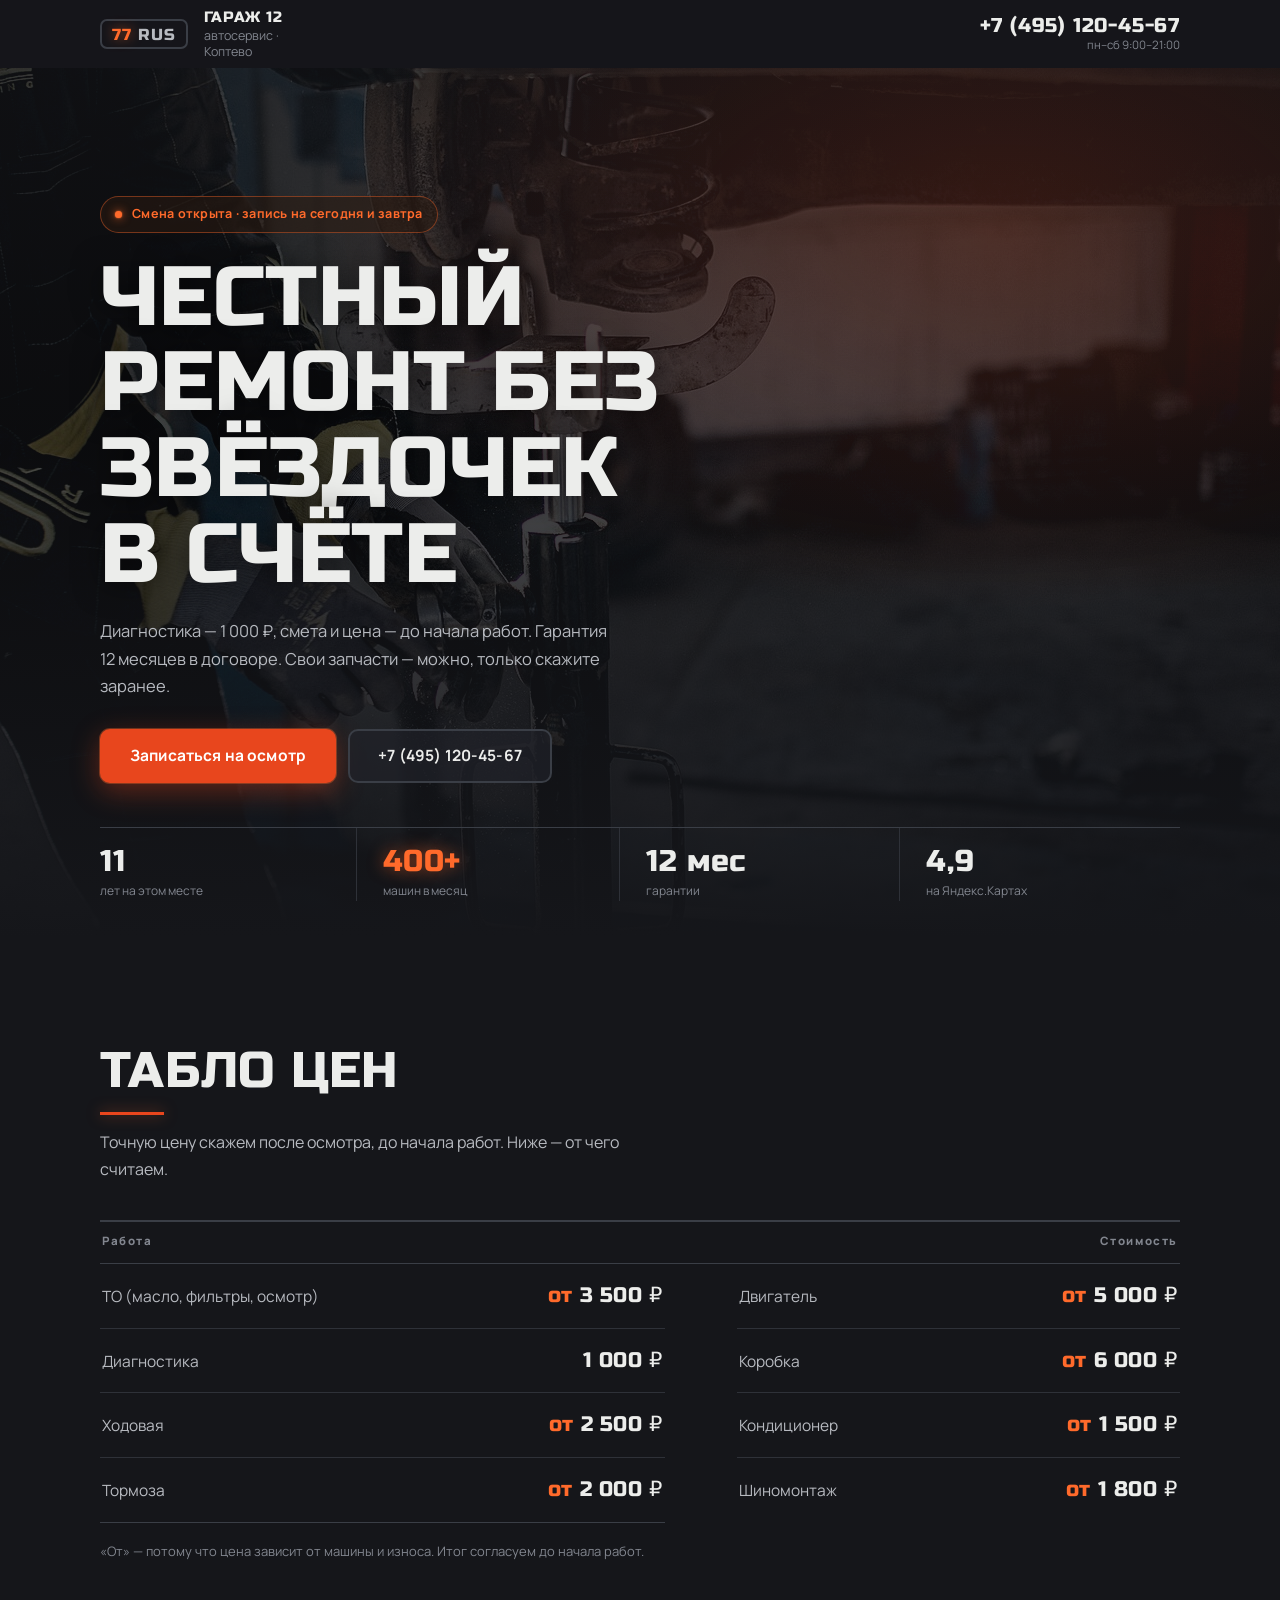
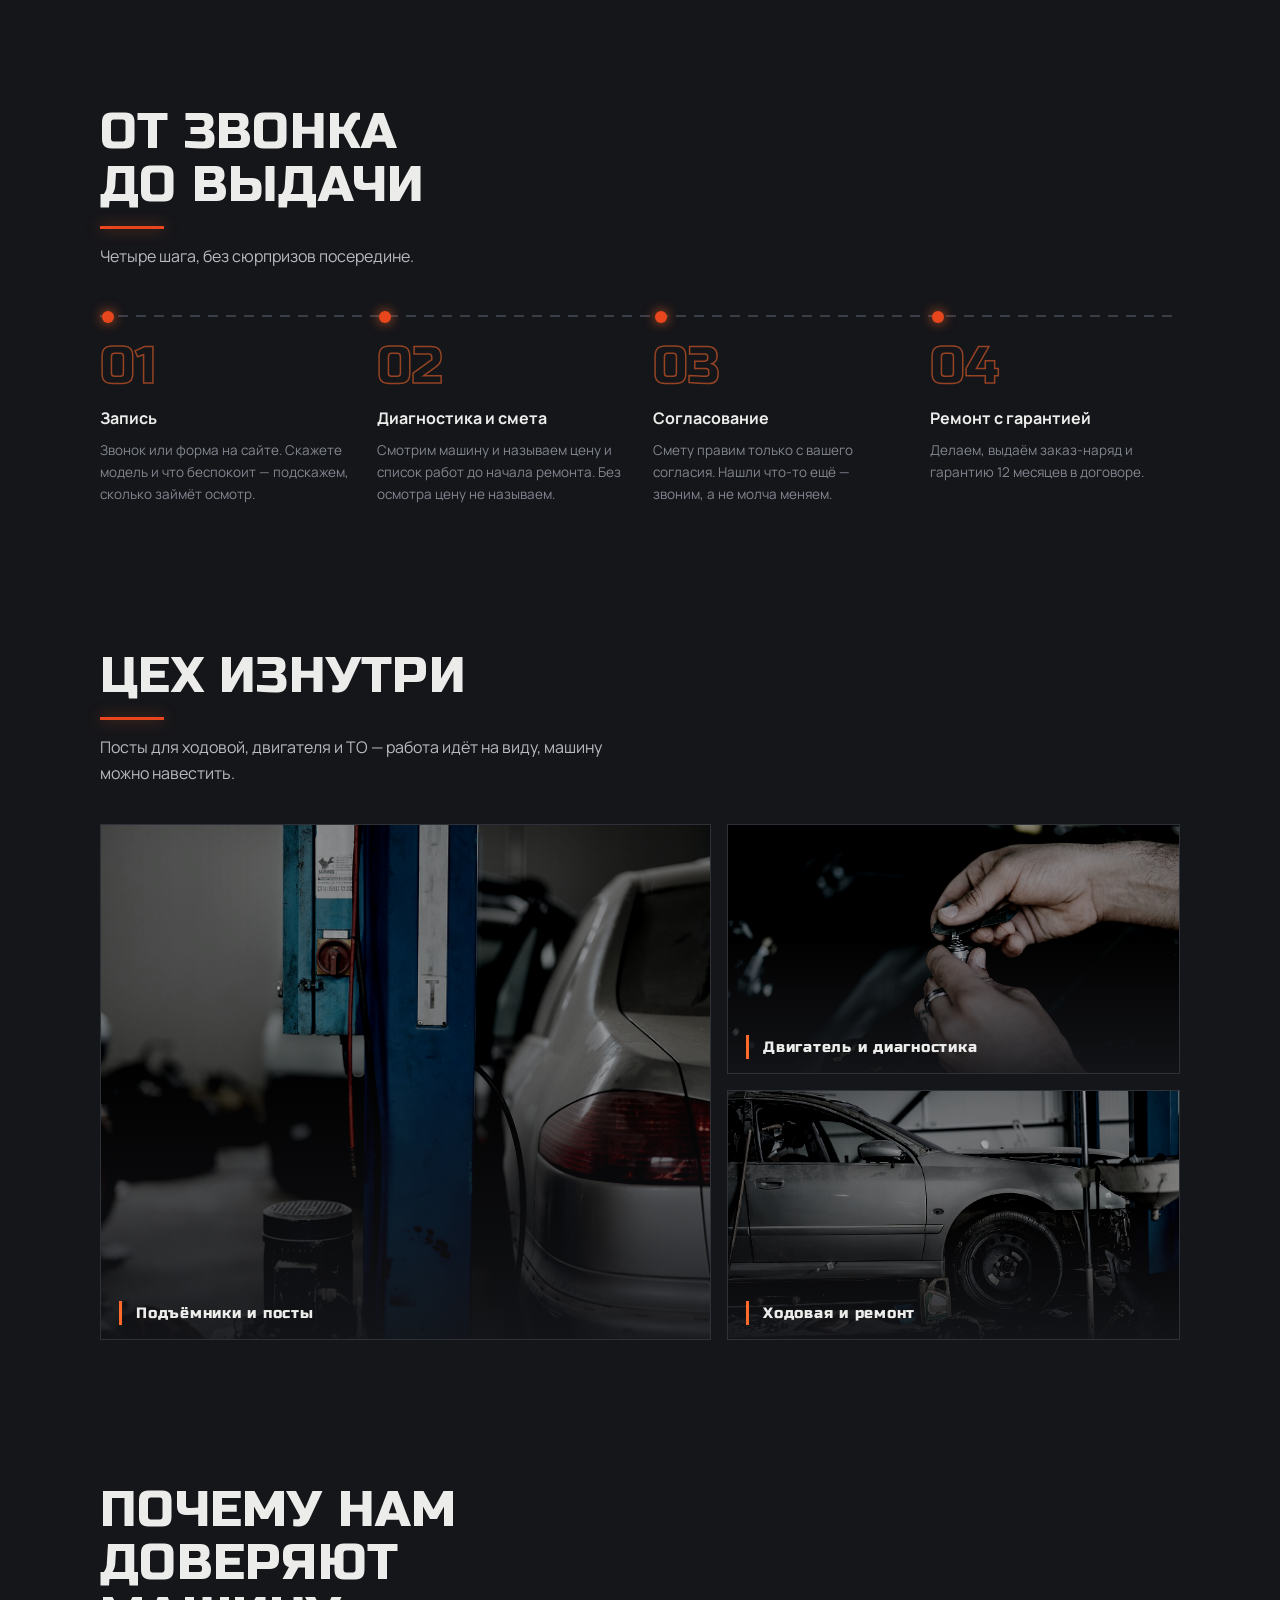
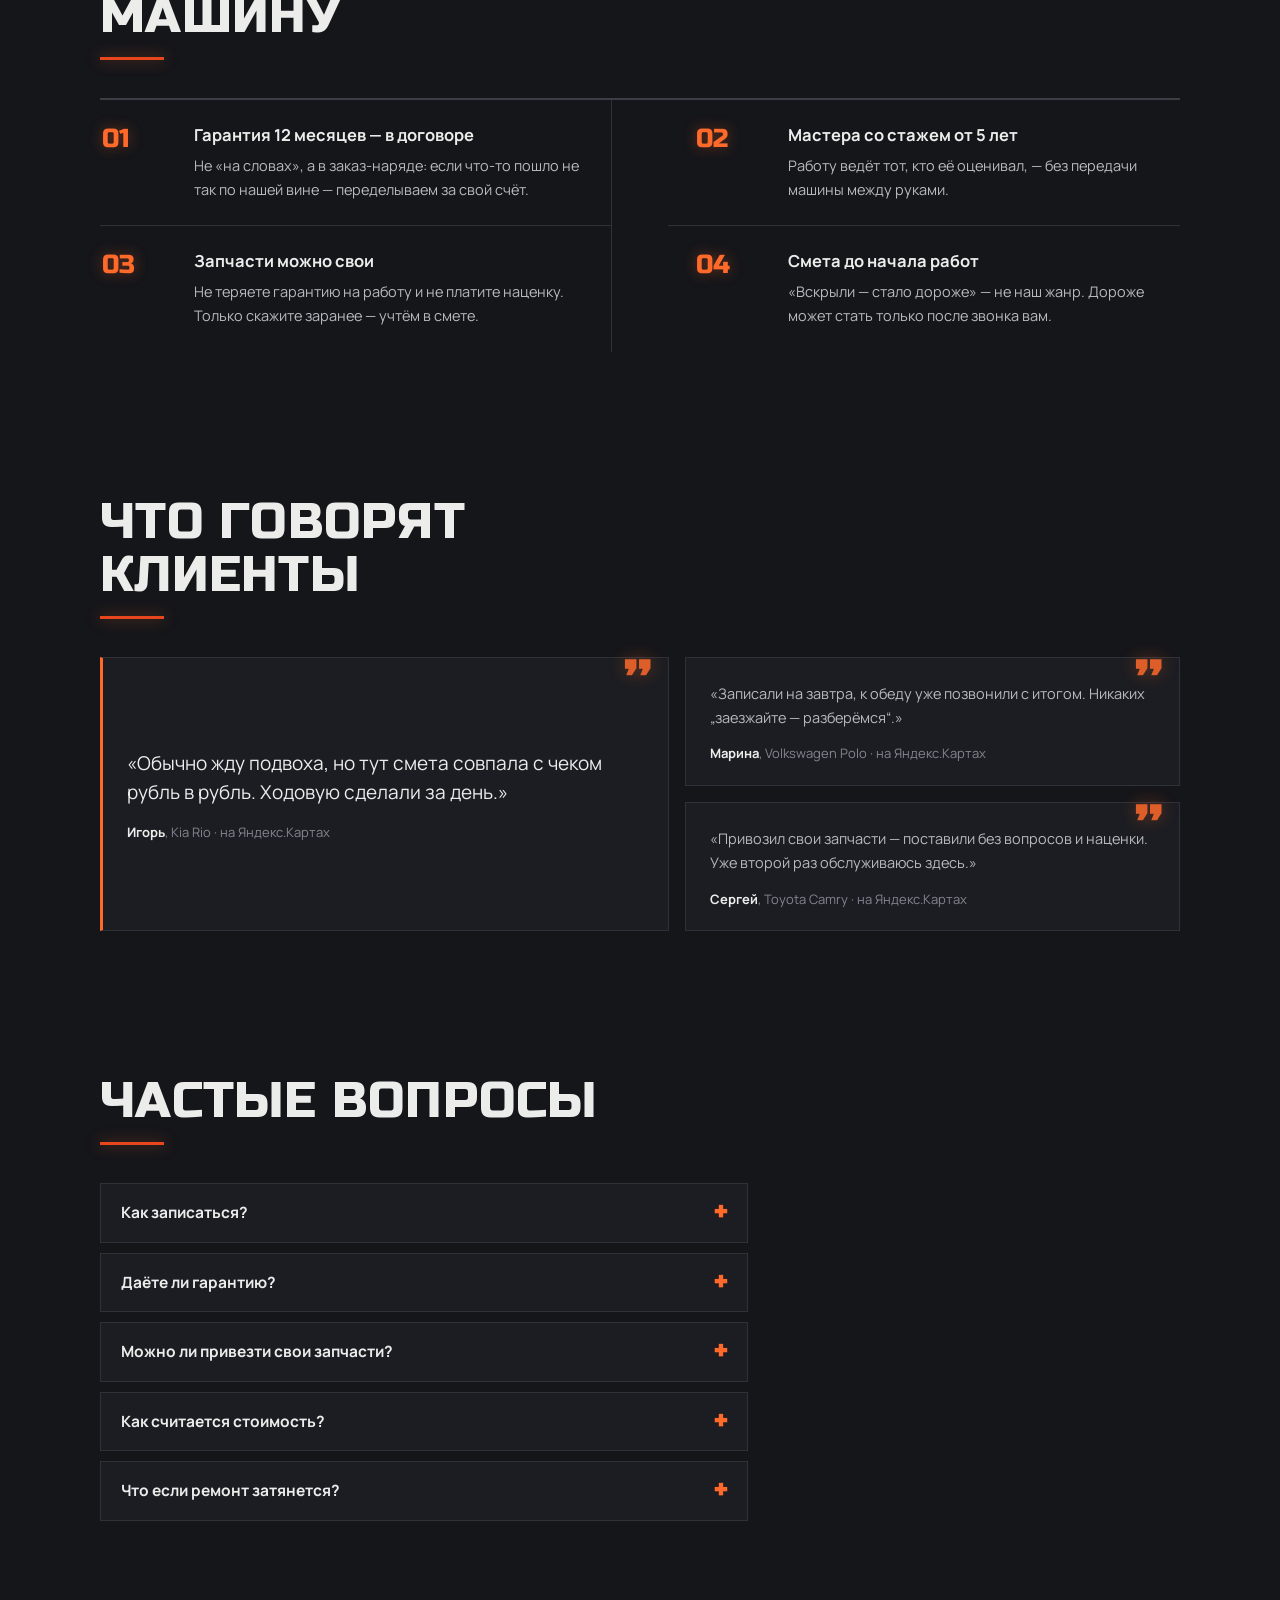
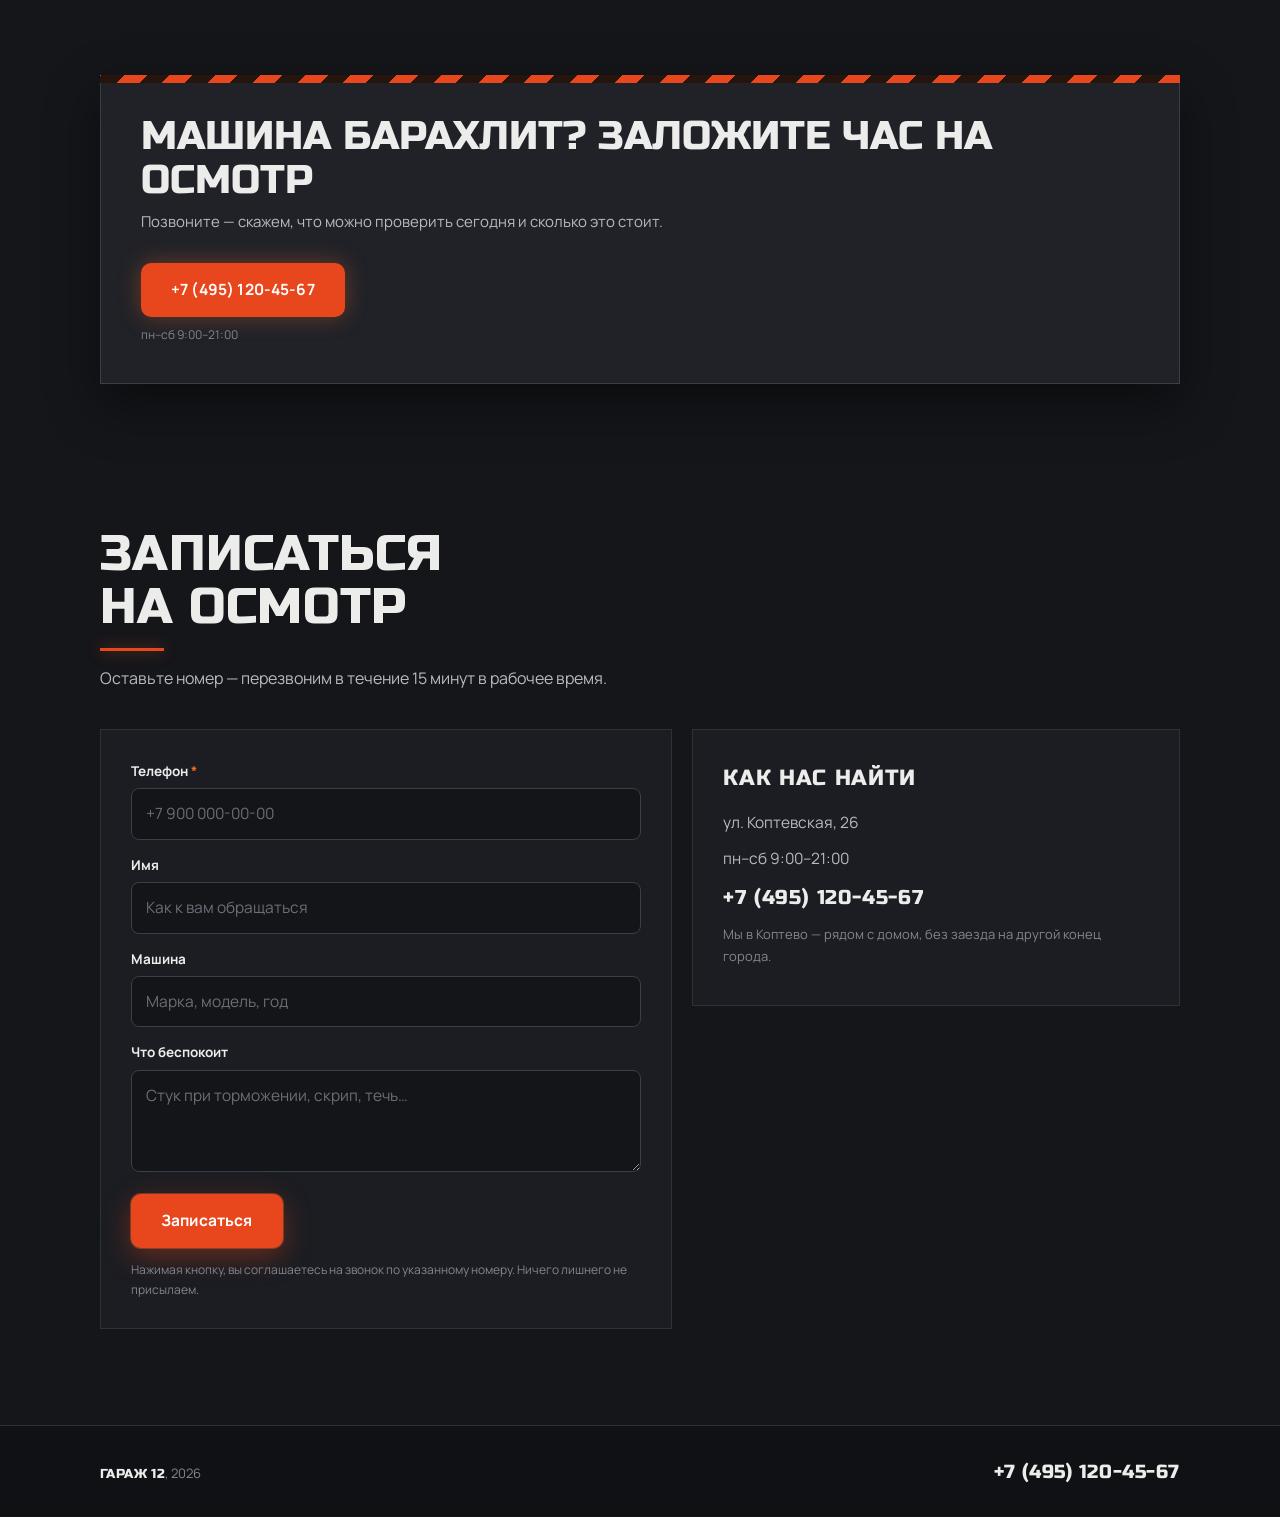
<file: index.html>
<!DOCTYPE html>
<html lang="ru">
<head>
<meta charset="UTF-8">
<meta name="viewport" content="width=device-width, initial-scale=1">
<title>{name} — автосервис в {district}</title>
<meta name="description" content="Автосервис в {district}: диагностика, ТО, ремонт ходовой и двигателя. Смета до начала работ, гарантия 12 месяцев. Запись по телефону.">
<link rel="preconnect" href="https://fonts.googleapis.com">
<link rel="preconnect" href="https://fonts.gstatic.com" crossorigin>
<link href="https://fonts.googleapis.com/css2?family=Russo+One&family=Manrope:wght@400;500;600;700;800&display=swap" rel="stylesheet">
<style>
  :root{
    --bg:#15161A;
    --bg-2:#1B1D22;
    --slab:#202228;
    --ink:#ECEDEB;
    --ink-2:#B7BAC0;
    --steel:#82868F;
    --line:#2E3138;
    --line-2:#3A3E46;
    --accent:#FF6A2B;
    --accent-deep:#E8461D;
    --accent-soft:#2A1B12;
    --disp:"Russo One","Arial Black",sans-serif;
    --sans:"Manrope","Helvetica Neue",Arial,sans-serif;
  }
  *{box-sizing:border-box;margin:0;padding:0}
  html{scroll-behavior:smooth;-webkit-text-size-adjust:100%}
  html,body{overflow-x:clip}
  body{
    background:var(--bg);color:var(--ink);
    font-family:var(--sans);font-size:15.5px;line-height:1.65;
  }
  /* бетонная пыль поверх всей страницы */
  body::before{
    content:"";position:fixed;inset:0;z-index:1;pointer-events:none;opacity:.05;
    background-image:url("data:image/svg+xml,%3Csvg xmlns='http://www.w3.org/2000/svg' width='140' height='140'%3E%3Cfilter id='n'%3E%3CfeTurbulence type='fractalNoise' baseFrequency='0.9' numOctaves='2'/%3E%3C/filter%3E%3Crect width='100%25' height='100%25' filter='url(%23n)'/%3E%3C/svg%3E");
  }
  main,header.top,footer.bottom,.callbar{position:relative;z-index:2}
  a{color:inherit;text-decoration:none}
  .wrap{max-width:1120px;margin:0 auto;padding:0 20px}

  /* ---------- шапка ---------- */
  .top{
    position:sticky;top:0;z-index:20;
    background:rgba(21,22,26,.86);
    -webkit-backdrop-filter:blur(12px);backdrop-filter:blur(12px);
    box-shadow:0 1px 0 var(--line);
  }
  .top .wrap{display:flex;align-items:center;gap:16px;min-height:68px}
  .plate{
    font-family:var(--disp);font-size:16px;letter-spacing:.06em;
    border:2px solid var(--line-2);border-radius:7px;
    padding:6px 10px 4px;line-height:1;white-space:nowrap;color:var(--ink-2);
  }
  .plate i{font-style:normal;color:var(--accent);text-shadow:0 0 12px rgba(255,106,43,.6)}
  .top .who{min-width:0}
  .top .who b{
    display:block;font-family:var(--disp);font-weight:400;font-size:15px;line-height:1.3;
    letter-spacing:.04em;white-space:nowrap;overflow:hidden;text-overflow:ellipsis;
  }
  .top .who span{
    display:block;font-size:12.5px;color:var(--steel);line-height:1.3;
    white-space:nowrap;overflow:hidden;text-overflow:ellipsis;
  }
  .top .contact{margin-left:auto;text-align:right}
  .top .contact a{
    display:block;font-family:var(--disp);font-size:20px;letter-spacing:.04em;line-height:1.15;
    color:var(--ink);
  }
  .top .contact a:hover{color:var(--accent);text-shadow:0 0 14px rgba(255,106,43,.5)}
  .top .contact small{display:block;font-size:11.5px;color:var(--steel);line-height:1.4}
  @media(max-width:479px){
    .plate{display:none}
    .top .contact a{font-size:17px}
  }

  /* ---------- хиро: ворота ангара ---------- */
  .hero{position:relative;isolation:isolate;padding:0}
  .hero .gate{
    position:absolute;inset:0;z-index:-1;overflow:hidden;background:var(--bg-2);
  }
  .hero .gate img{
    width:100%;height:100%;object-fit:cover;display:block;
    filter:grayscale(.35) brightness(.52) contrast(1.15) saturate(1.05);
  }
  .hero .gate::after{
    content:"";position:absolute;inset:0;
    background:
      radial-gradient(90% 70% at 78% 18%, rgba(232,70,29,.18), transparent 60%),
      linear-gradient(180deg, rgba(21,22,26,.72) 0%, rgba(21,22,26,.55) 42%, var(--bg) 96%);
  }
  .hero .wrap{
    padding-top:clamp(72px,10vw,128px);
    padding-bottom:clamp(40px,6vw,72px);
  }
  .kick{
    display:inline-flex;align-items:center;gap:10px;
    font-weight:700;font-size:12.5px;letter-spacing:.02em;
    color:var(--accent);border:1px solid rgba(255,106,43,.4);
    padding:7px 14px;border-radius:999px;margin-bottom:22px;
    background:rgba(42,27,18,.55);
  }
  .kick::before{
    content:"";width:7px;height:7px;border-radius:50%;background:var(--accent);
    box-shadow:0 0 10px rgba(255,106,43,.9),0 0 2px rgba(255,106,43,1);
    animation:pulse 2.4s ease-in-out infinite;
  }
  @keyframes pulse{50%{opacity:.45}}
  .hero h1{
    font-family:var(--disp);font-weight:400;
    font-size:clamp(38px,6.8vw,84px);line-height:1.02;letter-spacing:.005em;
    text-wrap:balance;text-transform:uppercase;max-width:14ch;
    text-shadow:0 2px 30px rgba(0,0,0,.55);
  }
  .hero p.sub{
    margin-top:20px;max-width:52ch;font-size:16.5px;color:var(--ink-2);
  }
  .hero .acts{display:flex;gap:12px;flex-wrap:wrap;margin-top:30px}
  .btn{
    display:inline-flex;align-items:center;justify-content:center;gap:8px;
    min-height:54px;padding:13px 28px;border-radius:10px;
    font:700 15.5px/1 var(--sans);cursor:pointer;
    border:2px solid transparent;letter-spacing:.01em;
    transition:transform .15s,box-shadow .15s,background .12s,color .12s,border-color .12s;
  }
  .btn.primary{
    background:var(--accent-deep);color:#fff;
    box-shadow:0 0 0 1px rgba(255,106,43,.35),0 8px 28px rgba(232,70,29,.38);
  }
  .btn.primary:hover{
    background:var(--accent);transform:translateY(-2px);
    box-shadow:0 0 24px rgba(255,106,43,.45),0 12px 30px rgba(232,70,29,.42);
  }
  .btn.ghost{background:rgba(32,34,40,.7);border-color:var(--line-2);color:var(--ink)}
  .btn.ghost:hover{border-color:var(--accent);color:var(--accent);transform:translateY(-2px)}

  .facts{
    display:grid;grid-template-columns:repeat(4,auto);gap:8px 0;
    margin-top:44px;border-top:1px solid var(--line-2);max-width:100%;
  }
  .fact{padding:18px 26px 0 0;margin-right:26px;border-right:1px solid var(--line)}
  .fact:last-child{border-right:0;margin-right:0}
  .fact b{
    display:block;font-family:var(--disp);font-weight:400;
    font-size:30px;line-height:1.05;letter-spacing:.02em;color:var(--ink);
  }
  .fact b i{font-style:normal;color:var(--accent);text-shadow:0 0 16px rgba(255,106,43,.55)}
  .fact span{display:block;margin-top:4px;font-size:12px;color:var(--steel);white-space:nowrap}
  @media(max-width:760px){
    .facts{grid-template-columns:1fr 1fr;gap:0}
    .fact{margin-right:0;padding-right:16px}
    .fact:nth-child(2n){border-right:0;padding-left:16px}
    .fact:nth-child(1),.fact:nth-child(2){border-bottom:1px solid var(--line);padding-bottom:16px}
    .fact:nth-child(n+3){padding-top:14px}
    .fact:nth-child(2n) span{white-space:normal}
  }

  /* ---------- контентные секции ---------- */
  section.block{padding:72px 0}
  .sec-head{margin-bottom:38px;max-width:60ch}
  .sec-head h2{
    font-family:var(--disp);font-weight:400;
    font-size:clamp(30px,4.4vw,50px);line-height:1.06;letter-spacing:.005em;
    text-wrap:balance;text-transform:uppercase;
  }
  .sec-head h2::after{
    content:"";display:block;width:64px;height:3px;margin-top:14px;
    background:var(--accent-deep);box-shadow:0 0 14px rgba(255,106,43,.5);
  }
  .sec-head p{margin-top:14px;color:var(--ink-2);font-size:16px}

  /* прайс: сменное табло */
  .price{
    border-top:2px solid var(--line-2);
  }
  .price-head{
    display:flex;justify-content:space-between;align-items:baseline;gap:16px;
    padding:10px 2px 12px;border-bottom:1px solid var(--line-2);
    font-size:11.5px;font-weight:800;letter-spacing:.14em;color:var(--steel);
  }
  .pgrid{
    display:grid;grid-auto-flow:column;grid-template-rows:repeat(4,auto);column-gap:72px;
  }
  .prow{
    display:flex;align-items:baseline;justify-content:space-between;gap:18px;
    padding:15px 2px 14px;border-bottom:1px solid var(--line);
    transition:background .12s;
  }
  .prow:nth-child(4){border-bottom-color:var(--line-2)}
  .prow:last-child{border-bottom:0}
  .prow:hover{background:rgba(255,106,43,.05)}
  .prow span{color:var(--ink-2)}
  .prow b{
    font-family:var(--disp);font-weight:400;font-size:21px;
    letter-spacing:.03em;white-space:nowrap;color:var(--ink);
  }
  .prow b em{font-style:normal;color:var(--accent)}
  .price-note{margin-top:18px;font-size:13px;color:var(--steel)}

  /* шаги: одна линия потока, не карточки */
  .steps{
    position:relative;
    display:grid;grid-template-columns:repeat(4,1fr);gap:26px;
    padding-top:34px;
  }
  .steps::before{
    content:"";position:absolute;top:8px;left:0;right:0;height:2px;
    background:repeating-linear-gradient(90deg,var(--line-2) 0 10px,transparent 10px 18px);
  }
  .step{position:relative}
  .step::before{
    content:"";position:absolute;top:-30px;left:2px;
    width:12px;height:12px;border-radius:50%;
    background:var(--accent-deep);
    box-shadow:0 0 12px rgba(255,106,43,.8);
  }
  .step .num{
    display:block;font-family:var(--disp);font-weight:400;font-size:52px;line-height:1;
    color:transparent;-webkit-text-stroke:1.5px rgba(255,106,43,.55);
  }
  @supports not (-webkit-text-stroke:1px #000){
    .step .num{color:rgba(255,106,43,.35)}
  }
  .step b{display:block;margin-top:12px;font-size:16px;color:var(--ink)}
  .step p{margin-top:7px;font-size:13.5px;color:var(--steel)}

  /* галерея: цех в темноте */
  .shots{
    display:grid;grid-template-columns:1.35fr 1fr;grid-template-rows:repeat(2,250px);gap:16px;
  }
  .shot{
    position:relative;overflow:hidden;background:var(--bg-2);
    border:1px solid var(--line);
  }
  .shot:first-child{grid-row:1/3}
  .shot img{
    display:block;width:100%;height:100%;object-fit:cover;
    filter:grayscale(.5) brightness(.62) contrast(1.2);
    transition:transform .4s ease,filter .3s ease;
  }
  .shot:hover img{transform:scale(1.04);filter:grayscale(.15) brightness(.78) contrast(1.15)}
  .shot::after{
    content:"";position:absolute;inset:0;pointer-events:none;
    background:linear-gradient(180deg,transparent 45%,rgba(21,22,26,.88));
  }
  .shot figcaption{
    position:absolute;left:18px;bottom:14px;z-index:1;
    font-family:var(--disp);font-size:15px;letter-spacing:.05em;color:var(--ink);
    padding-left:14px;border-left:3px solid var(--accent);
  }

  /* cta-полоса: бетонная плита с сигнальной кромкой */
  .cta-band{
    position:relative;background:var(--slab);
    border:1px solid var(--line-2);
    padding:38px 40px;
    display:flex;align-items:center;justify-content:space-between;gap:28px;flex-wrap:wrap;
    box-shadow:0 20px 50px rgba(0,0,0,.45);
  }
  .cta-band::before{
    content:"";position:absolute;top:-1px;left:-1px;right:-1px;height:8px;
    background:repeating-linear-gradient(-45deg,var(--accent-deep) 0 16px,#26150C 16px 32px);
  }
  .cta-band h2{
    font-family:var(--disp);font-weight:400;
    font-size:clamp(26px,3.6vw,40px);line-height:1.1;text-transform:uppercase;
  }
  .cta-band p{margin-top:8px;color:var(--ink-2);font-size:15px}
  .cta-band .btn{background:var(--accent-deep);color:#fff;box-shadow:0 0 22px rgba(255,106,43,.35)}
  .cta-band .btn:hover{background:var(--accent);transform:translateY(-2px)}
  .cta-band small{display:block;margin-top:8px;font-size:12px;color:var(--steel)}

  /* почему нам: реестр, не карточки */
  .why{border-top:2px solid var(--line-2)}
  .why > div{
    display:grid;grid-template-columns:72px 1fr;gap:20px;align-items:start;
    padding:24px 2px;border-bottom:1px solid var(--line);
  }
  .why .idx{
    font-family:var(--disp);font-size:26px;line-height:1.15;color:var(--accent);
    text-shadow:0 0 14px rgba(255,106,43,.4);
  }
  .why b{display:block;font-size:16.5px;line-height:1.35;color:var(--ink)}
  .why p{margin-top:7px;font-size:14.5px;color:var(--ink-2)}
  @media(min-width:761px){
    .why{display:grid;grid-template-columns:1fr 1fr;column-gap:56px}
    .why > div:nth-child(odd){border-right:1px solid var(--line);padding-right:28px}
    .why > div:nth-child(even){padding-left:28px}
    .why > div:nth-child(n+3){border-bottom:0}
    .why > div:nth-child(2){border-bottom:1px solid var(--line)}
  }

  /* отзывы: крупная цитата + две поменьше */
  .reviews{display:grid;grid-template-columns:1.15fr 1fr;gap:16px}
  .review{
    position:relative;background:var(--bg-2);border:1px solid var(--line);
    padding:24px 24px 20px;
  }
  .review::before{
    content:"”";position:absolute;top:-6px;right:16px;
    font-family:var(--disp);font-size:64px;line-height:1;color:var(--accent);
    opacity:.85;text-shadow:0 0 18px rgba(255,106,43,.45);
  }
  .review p{font-size:14.5px;color:var(--ink-2);position:relative;max-width:52ch}
  .review footer{margin-top:14px;font-size:13px;color:var(--steel)}
  .review footer b{color:var(--ink)}
  .review.lead{
    grid-row:1/3;
    display:flex;flex-direction:column;justify-content:center;
    border-left:3px solid var(--accent);
  }
  .review.lead p{font-size:19px;line-height:1.55;color:var(--ink)}

  /* FAQ */
  .faq{max-width:72ch}
  .faq details{
    background:var(--bg-2);border:1px solid var(--line);
    padding:0 20px;margin-bottom:10px;
  }
  .faq details[open]{border-color:rgba(255,106,43,.4)}
  .faq summary{
    display:flex;justify-content:space-between;align-items:center;gap:14px;
    padding:16px 0;font-weight:700;font-size:15.5px;cursor:pointer;list-style:none;
    color:var(--ink);
  }
  .faq summary::-webkit-details-marker{display:none}
  .faq summary::after{
    content:"+";font-family:var(--disp);font-size:24px;line-height:1;color:var(--accent);
    transition:transform .15s;
  }
  .faq details[open] summary::after{content:"–"}
  .faq details p{padding:0 0 16px;max-width:64ch;color:var(--ink-2)}

  /* ---------- запись и контакты ---------- */
  .entry{display:grid;grid-template-columns:1.08fr .92fr;gap:20px;align-items:start}
  .card{
    background:var(--bg-2);border:1px solid var(--line);
    padding:30px 30px 28px;
  }
  .field{margin-bottom:14px}
  .field label{display:block;font-weight:700;font-size:13.5px;margin-bottom:6px;color:var(--ink)}
  .field label i{font-style:normal;color:var(--accent)}
  .field input,.field textarea{
    width:100%;background:#141519;border:1.5px solid var(--line-2);border-radius:8px;
    padding:12px 14px;font:inherit;color:var(--ink);
    transition:border-color .12s,box-shadow .12s;
  }
  .field input::placeholder,.field textarea::placeholder{color:#6A6E77}
  .field input:focus,.field textarea:focus{
    outline:none;border-color:var(--accent);
    box-shadow:0 0 0 3px rgba(255,106,43,.18),0 0 18px rgba(255,106,43,.15);
  }
  .field textarea{resize:vertical}
  .field input[aria-invalid="true"]{border-color:var(--accent-deep)}
  .err{margin-top:6px;font-size:13px;color:var(--accent)}
  .ok{
    margin:0 0 14px;background:var(--accent-soft);
    border:1px solid rgba(255,106,43,.35);
    border-radius:8px;padding:12px 16px;font-weight:700;color:var(--accent);
  }
  .fine{margin-top:12px;font-size:12px;color:var(--steel)}
  .btn[disabled]{opacity:.55;cursor:default;transform:none!important}
  .find b{
    display:block;font-family:var(--disp);font-weight:400;font-size:22px;
    letter-spacing:.03em;text-transform:uppercase;margin-bottom:14px;
  }
  .find p{margin-bottom:10px;color:var(--ink-2)}
  .find a{
    font-family:var(--disp);font-size:20px;letter-spacing:.04em;color:var(--ink);
  }
  .find a:hover{color:var(--accent);text-shadow:0 0 14px rgba(255,106,43,.5)}
  .find .muted{font-size:13px;color:var(--steel)}

  /* ---------- футер ---------- */
  .bottom{
    margin-top:24px;border-top:1px solid var(--line);
    background:#101115;color:var(--steel);padding:30px 0;
  }
  .bottom .wrap{
    display:flex;justify-content:space-between;align-items:baseline;
    gap:12px;flex-wrap:wrap;font-size:13px;
  }
  .bottom b{color:var(--ink);font-family:var(--disp);font-weight:400;letter-spacing:.03em}
  .bottom a{font-family:var(--disp);font-size:19px;letter-spacing:.03em;color:var(--ink)}
  .bottom a:hover{color:var(--accent)}

  /* фиксированная кнопка звонка — только на узких экранах */
  .callbar{
    display:none;position:fixed;bottom:0;left:0;right:0;z-index:10;
    min-height:56px;align-items:center;justify-content:center;
    background:var(--accent-deep);color:#fff;
    font:700 16px/1 var(--sans);letter-spacing:.02em;text-align:center;
    box-shadow:0 -10px 30px rgba(0,0,0,.5),0 -2px 0 rgba(255,106,43,.4);
  }

  @media(max-width:960px){
    .shots{grid-template-columns:1fr 1fr;grid-template-rows:repeat(2,210px)}
    .pgrid{column-gap:40px}
    .steps{grid-template-columns:1fr 1fr;gap:28px 20px}
  }
  @media(max-width:760px){
    .price-head{display:none}
    .pgrid{grid-auto-flow:row}
    .prow:nth-child(4){border-bottom:1px solid var(--line-2)}
    .steps{grid-template-columns:1fr 1fr}
    .reviews{grid-template-columns:1fr}
    .review.lead{grid-row:auto}
    .entry{grid-template-columns:1fr}
    .cta-band{padding:28px 24px}
    section.block{padding:48px 0}
  }
  @media(max-width:699px){
    .callbar{display:flex}
    body{padding-bottom:56px}
  }
  @media(max-width:479px){
    .steps{grid-template-columns:1fr}
    .shots{grid-template-columns:1fr;grid-template-rows:repeat(3,200px)}
    .shot:first-child{grid-row:auto}
    .fact{padding-right:8px}
  }

  a:focus-visible,button:focus-visible,input:focus-visible,textarea:focus-visible,summary:focus-visible{
    outline:3px solid var(--accent);outline-offset:2px;
  }
  section[id]{scroll-margin-top:88px}
  @media (prefers-reduced-motion: reduce){
    *{transition:none!important;animation:none!important}
    html{scroll-behavior:auto}
  }
</style>
</head>
<body>

<header class="top">
  <div class="wrap">
    <div class="plate" aria-hidden="true"><i>77</i> RUS</div>
    <div class="who">
      <b data-field="name">ГАРАЖ 12</b>
      <span>автосервис · <span data-field="district">Коптево</span></span>
    </div>
    <div class="contact">
      <a href="tel:+74951204567" data-field="phone">+7 (495) 120-45-67</a>
      <small data-field="hours">пн–сб 9:00–21:00</small>
    </div>
  </div>
</header>

<main>
  <section class="hero">
    <div class="gate" aria-hidden="true">
      <img src="img/hero.jpg" alt="" width="1600" height="1000">
    </div>
    <div class="wrap">
      <p class="kick">Смена открыта · запись на сегодня и завтра</p>
      <h1>Честный ремонт без звёздочек в счёте</h1>
      <p class="sub">
        Диагностика — 1 000 ₽, смета и цена — до начала работ. Гарантия 12 месяцев
        в договоре. Свои запчасти — можно, только скажите заранее.
      </p>
      <div class="acts">
        <a class="btn primary" href="#entry">Записаться на осмотр</a>
        <a class="btn ghost" href="tel:+74951204567" data-field="phone">+7 (495) 120-45-67</a>
      </div>
      <dl class="facts">
        <div class="fact"><b>11</b><span>лет на этом месте</span></div>
        <div class="fact"><b><i>400+</i></b><span>машин в месяц</span></div>
        <div class="fact"><b>12 мес</b><span>гарантии</span></div>
        <div class="fact"><b>4,9</b><span>на Яндекс.Картах</span></div>
      </dl>
    </div>
  </section>

  <section class="block" id="price">
    <div class="wrap">
      <div class="sec-head">
        <h2>Табло цен</h2>
        <p>Точную цену скажем после осмотра, до начала работ. Ниже — от чего считаем.</p>
      </div>
      <div class="price">
        <div class="price-head"><span>Работа</span><span>Стоимость</span></div>
        <div class="pgrid">
          <div class="prow"><span>ТО (масло, фильтры, осмотр)</span><b><em>от</em> 3 500 ₽</b></div>
          <div class="prow"><span>Диагностика</span><b>1 000 ₽</b></div>
          <div class="prow"><span>Ходовая</span><b><em>от</em> 2 500 ₽</b></div>
          <div class="prow"><span>Тормоза</span><b><em>от</em> 2 000 ₽</b></div>
          <div class="prow"><span>Двигатель</span><b><em>от</em> 5 000 ₽</b></div>
          <div class="prow"><span>Коробка</span><b><em>от</em> 6 000 ₽</b></div>
          <div class="prow"><span>Кондиционер</span><b><em>от</em> 1 500 ₽</b></div>
          <div class="prow"><span>Шиномонтаж</span><b><em>от</em> 1 800 ₽</b></div>
        </div>
      </div>
      <p class="price-note">«От» — потому что цена зависит от машины и износа. Итог согласуем до начала работ.</p>
    </div>
  </section>

  <section class="block" id="how">
    <div class="wrap">
      <div class="sec-head">
        <h2>От звонка до выдачи</h2>
        <p>Четыре шага, без сюрпризов посередине.</p>
      </div>
      <div class="steps">
        <div class="step">
          <span class="num">01</span>
          <b>Запись</b>
          <p>Звонок или форма на сайте. Скажете модель и что беспокоит — подскажем, сколько займёт осмотр.</p>
        </div>
        <div class="step">
          <span class="num">02</span>
          <b>Диагностика и смета</b>
          <p>Смотрим машину и называем цену и список работ до начала ремонта. Без осмотра цену не называем.</p>
        </div>
        <div class="step">
          <span class="num">03</span>
          <b>Согласование</b>
          <p>Смету правим только с вашего согласия. Нашли что-то ещё — звоним, а не молча меняем.</p>
        </div>
        <div class="step">
          <span class="num">04</span>
          <b>Ремонт с гарантией</b>
          <p>Делаем, выдаём заказ-наряд и гарантию 12 месяцев в договоре.</p>
        </div>
      </div>
    </div>
  </section>

  <section class="block" id="gallery">
    <div class="wrap">
      <div class="sec-head">
        <h2>Цех изнутри</h2>
        <p>Посты для ходовой, двигателя и ТО — работа идёт на виду, машину можно навестить.</p>
      </div>
      <div class="shots">
        <figure class="shot">
          <img src="img/g1.jpg" alt="Цех с подъёмником и машинами" loading="lazy">
          <figcaption>Подъёмники и посты</figcaption>
        </figure>
        <figure class="shot">
          <img src="img/g2.jpg" alt="Осмотр двигателя под капотом" loading="lazy">
          <figcaption>Двигатель и диагностика</figcaption>
        </figure>
        <figure class="shot">
          <img src="img/g3.jpg" alt="Разобранная машина на подъёмнике" loading="lazy">
          <figcaption>Ходовая и ремонт</figcaption>
        </figure>
      </div>
    </div>
  </section>

  <section class="block" id="why">
    <div class="wrap">
      <div class="sec-head">
        <h2>Почему нам доверяют машину</h2>
      </div>
      <div class="why">
        <div>
          <span class="idx">01</span>
          <div>
            <b>Гарантия 12 месяцев — в договоре</b>
            <p>Не «на словах», а в заказ-наряде: если что-то пошло не так по нашей вине — переделываем за свой счёт.</p>
          </div>
        </div>
        <div>
          <span class="idx">02</span>
          <div>
            <b>Мастера со стажем от 5 лет</b>
            <p>Работу ведёт тот, кто её оценивал, — без передачи машины между руками.</p>
          </div>
        </div>
        <div>
          <span class="idx">03</span>
          <div>
            <b>Запчасти можно свои</b>
            <p>Не теряете гарантию на работу и не платите наценку. Только скажите заранее — учтём в смете.</p>
          </div>
        </div>
        <div>
          <span class="idx">04</span>
          <div>
            <b>Смета до начала работ</b>
            <p>«Вскрыли — стало дороже» — не наш жанр. Дороже может стать только после звонка вам.</p>
          </div>
        </div>
      </div>
    </div>
  </section>

  <section class="block" id="reviews">
    <div class="wrap">
      <div class="sec-head">
        <h2>Что говорят клиенты</h2>
      </div>
      <div class="reviews">
        <article class="review lead">
          <p>«Обычно жду подвоха, но тут смета совпала с чеком рубль в рубль. Ходовую сделали за день.»</p>
          <footer><b>Игорь</b>, Kia Rio · на Яндекс.Картах</footer>
        </article>
        <article class="review">
          <p>«Записали на завтра, к обеду уже позвонили с итогом. Никаких „заезжайте — разберёмся“.»</p>
          <footer><b>Марина</b>, Volkswagen Polo · на Яндекс.Картах</footer>
        </article>
        <article class="review">
          <p>«Привозил свои запчасти — поставили без вопросов и наценки. Уже второй раз обслуживаюсь здесь.»</p>
          <footer><b>Сергей</b>, Toyota Camry · на Яндекс.Картах</footer>
        </article>
      </div>
    </div>
  </section>

  <section class="block" id="faq">
    <div class="wrap">
      <div class="sec-head">
        <h2>Частые вопросы</h2>
      </div>
      <div class="faq">
        <details>
          <summary>Как записаться?</summary>
          <p>Позвоните или оставьте номер в форме ниже — перезвоним в течение 15 минут в рабочее время и подберём удобный слот.</p>
        </details>
        <details>
          <summary>Даёте ли гарантию?</summary>
          <p>12 месяцев на работы, прописано в заказ-наряде. На запчасти действует гарантия производителя.</p>
        </details>
        <details>
          <summary>Можно ли привезти свои запчасти?</summary>
          <p>Да. Скажите заранее, чтобы мы учли это в смете. Наценку за «чужие» запчасти не берём.</p>
        </details>
        <details>
          <summary>Как считается стоимость?</summary>
          <p>Диагностика — 1 000 ₽. Дальше смета по прайсу и результатам осмотра. До вашего согласования — ни одной работы.</p>
        </details>
        <details>
          <summary>Что если ремонт затянется?</summary>
          <p>Срок называем до начала работ. Если сдвигаем — предупреждаем и объясняем причину, а не «созвонимся позже».</p>
        </details>
      </div>
    </div>
  </section>

  <section class="block" id="call">
    <div class="wrap">
      <div class="cta-band">
        <div>
          <h2>Машина барахлит? Заложите час на осмотр</h2>
          <p>Позвоните — скажем, что можно проверить сегодня и сколько это стоит.</p>
        </div>
        <div>
          <a class="btn" href="tel:+74951204567" data-field="phone">+7 (495) 120-45-67</a>
          <small data-field="hours">пн–сб 9:00–21:00</small>
        </div>
      </div>
    </div>
  </section>

  <section class="block" id="entry">
    <div class="wrap">
      <div class="sec-head">
        <h2>Записаться на осмотр</h2>
        <p>Оставьте номер — перезвоним в течение 15 минут в рабочее время.</p>
      </div>
      <div class="entry">
        <form class="card" id="entry-form" novalidate>
          <div class="field">
            <label for="f-phone">Телефон <i aria-hidden="true">*</i></label>
            <input id="f-phone" name="phone" type="tel" autocomplete="tel" placeholder="+7 900 000-00-00">
            <p class="err" id="f-phone-err" hidden></p>
          </div>
          <div class="field">
            <label for="f-name">Имя</label>
            <input id="f-name" name="name" type="text" autocomplete="name" placeholder="Как к вам обращаться">
          </div>
          <div class="field">
            <label for="f-car">Машина</label>
            <input id="f-car" name="car" type="text" placeholder="Марка, модель, год">
          </div>
          <div class="field">
            <label for="f-issue">Что беспокоит</label>
            <textarea id="f-issue" name="issue" rows="3" placeholder="Стук при торможении, скрип, течь…"></textarea>
          </div>
          <p class="ok" id="entry-ok" hidden>Заявка принята, перезвоним в течение 15 минут.</p>
          <button class="btn primary" id="entry-btn" type="submit">Записаться</button>
          <p class="fine">Нажимая кнопку, вы соглашаетесь на звонок по указанному номеру. Ничего лишнего не присылаем.</p>
        </form>
        <div class="card find">
          <b>Как нас найти</b>
          <p data-field="address">ул. Коптевская, 26</p>
          <p><span data-field="hours">пн–сб 9:00–21:00</span></p>
          <p><a data-field="phone" href="tel:+74951204567">+7 (495) 120-45-67</a></p>
          <p class="muted">Мы в <span data-field="district">Коптево</span> — рядом с домом, без заезда на другой конец города.</p>
        </div>
      </div>
    </div>
  </section>
</main>

<footer class="bottom">
  <div class="wrap">
    <span><b data-field="name">ГАРАЖ 12</b>, <span id="year">2026</span></span>
    <a data-field="phone" href="tel:+74951204567">+7 (495) 120-45-67</a>
  </div>
</footer>

<a class="callbar" href="tel:+74951204567">Позвонить</a>

<script src="config.js"></script>
<script>
(function(){
  "use strict";
  var cfg = AvsConfig.apply(document, new URLSearchParams(location.search));

  var year = document.getElementById('year');
  if (year) year.textContent = String(new Date().getFullYear());

  var callbar = document.querySelector('.callbar');
  if (callbar) callbar.href = 'tel:' + AvsConfig.formatPhone(cfg.phone);

  var form = document.getElementById('entry-form');
  if (form) {
    form.addEventListener('submit', function (e) {
      e.preventDefault();
      var phone = document.getElementById('f-phone');
      var err = document.getElementById('f-phone-err');
      if (!AvsConfig.checkPhone(phone.value)) {
        phone.setAttribute('aria-invalid', 'true');
        err.hidden = false;
        err.textContent = 'Нужен телефон — минимум 10 цифр, иначе мы не сможем перезвонить.';
        phone.focus();
        return;
      }
      phone.removeAttribute('aria-invalid');
      err.hidden = true;
      document.getElementById('entry-ok').hidden = false;
      var btn = document.getElementById('entry-btn');
      btn.textContent = 'Записал';
      btn.disabled = true;
    });
  }
})();
</script>
</body>
</html>
</file>
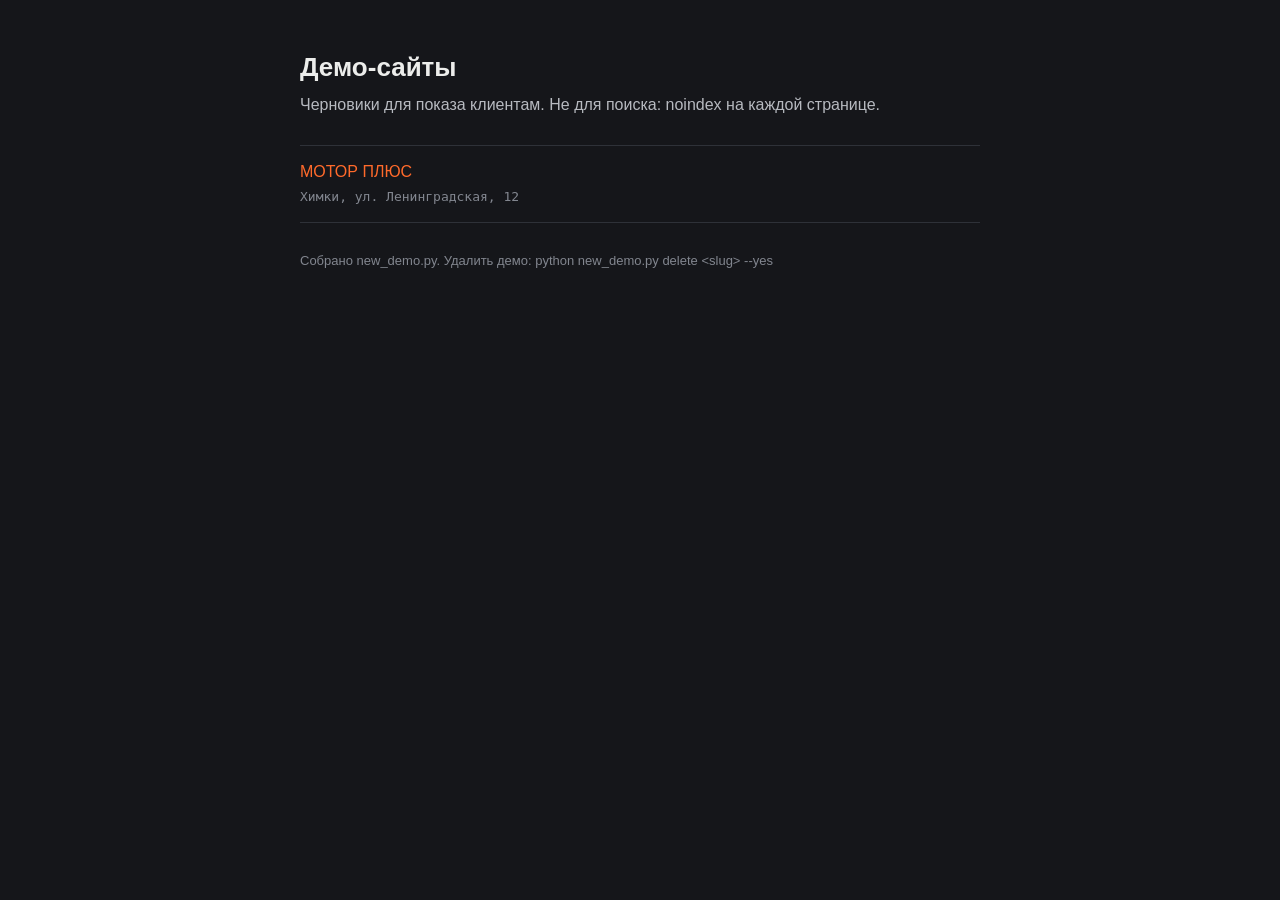
<file: site/index.html>
<!DOCTYPE html>
<html lang="ru">
<head>
<meta charset="UTF-8">
<meta name="viewport" content="width=device-width, initial-scale=1">
<title>Демо-сайты</title>
<meta name="robots" content="noindex, nofollow">
<link rel="icon" href="data:,">
<style>
  :root{color-scheme:dark}
  body{margin:0;padding:48px 24px;background:#15161A;color:#ECEDEB;
       font:16px/1.5 "Segoe UI",Arial,sans-serif}
  .wrap{max-width:680px;margin:0 auto}
  h1{font-size:26px;margin:0 0 6px}
  p.lead{color:#B7BAC0;margin:0 0 28px}
  ul{list-style:none;padding:0;margin:0}
  li{border-top:1px solid #2E3138;padding:14px 0;display:flex;
     justify-content:space-between;gap:16px;align-items:baseline}
  li:last-child{border-bottom:1px solid #2E3138}
  a{color:#FF6A2B;text-decoration:none}
  a:hover{text-decoration:underline}
  code{color:#82868F;font-size:13px}
  footer{margin-top:28px;color:#82868F;font-size:13px}
</style>
</head>
<body>
<div class="wrap">
  <h1>Демо-сайты</h1>
  <p class="lead">Черновики для показа клиентам. Не для поиска: noindex на каждой странице.</p>
  <ul>
    <li><span><a href="motor-plus/">МОТОР ПЛЮС</a><br><code>Химки, ул. Ленинградская, 12</code></span></li>
  </ul>
  <footer>Собрано new_demo.py. Удалить демо: python new_demo.py delete &lt;slug&gt; --yes</footer>
</div>
</body>
</html>
</file>
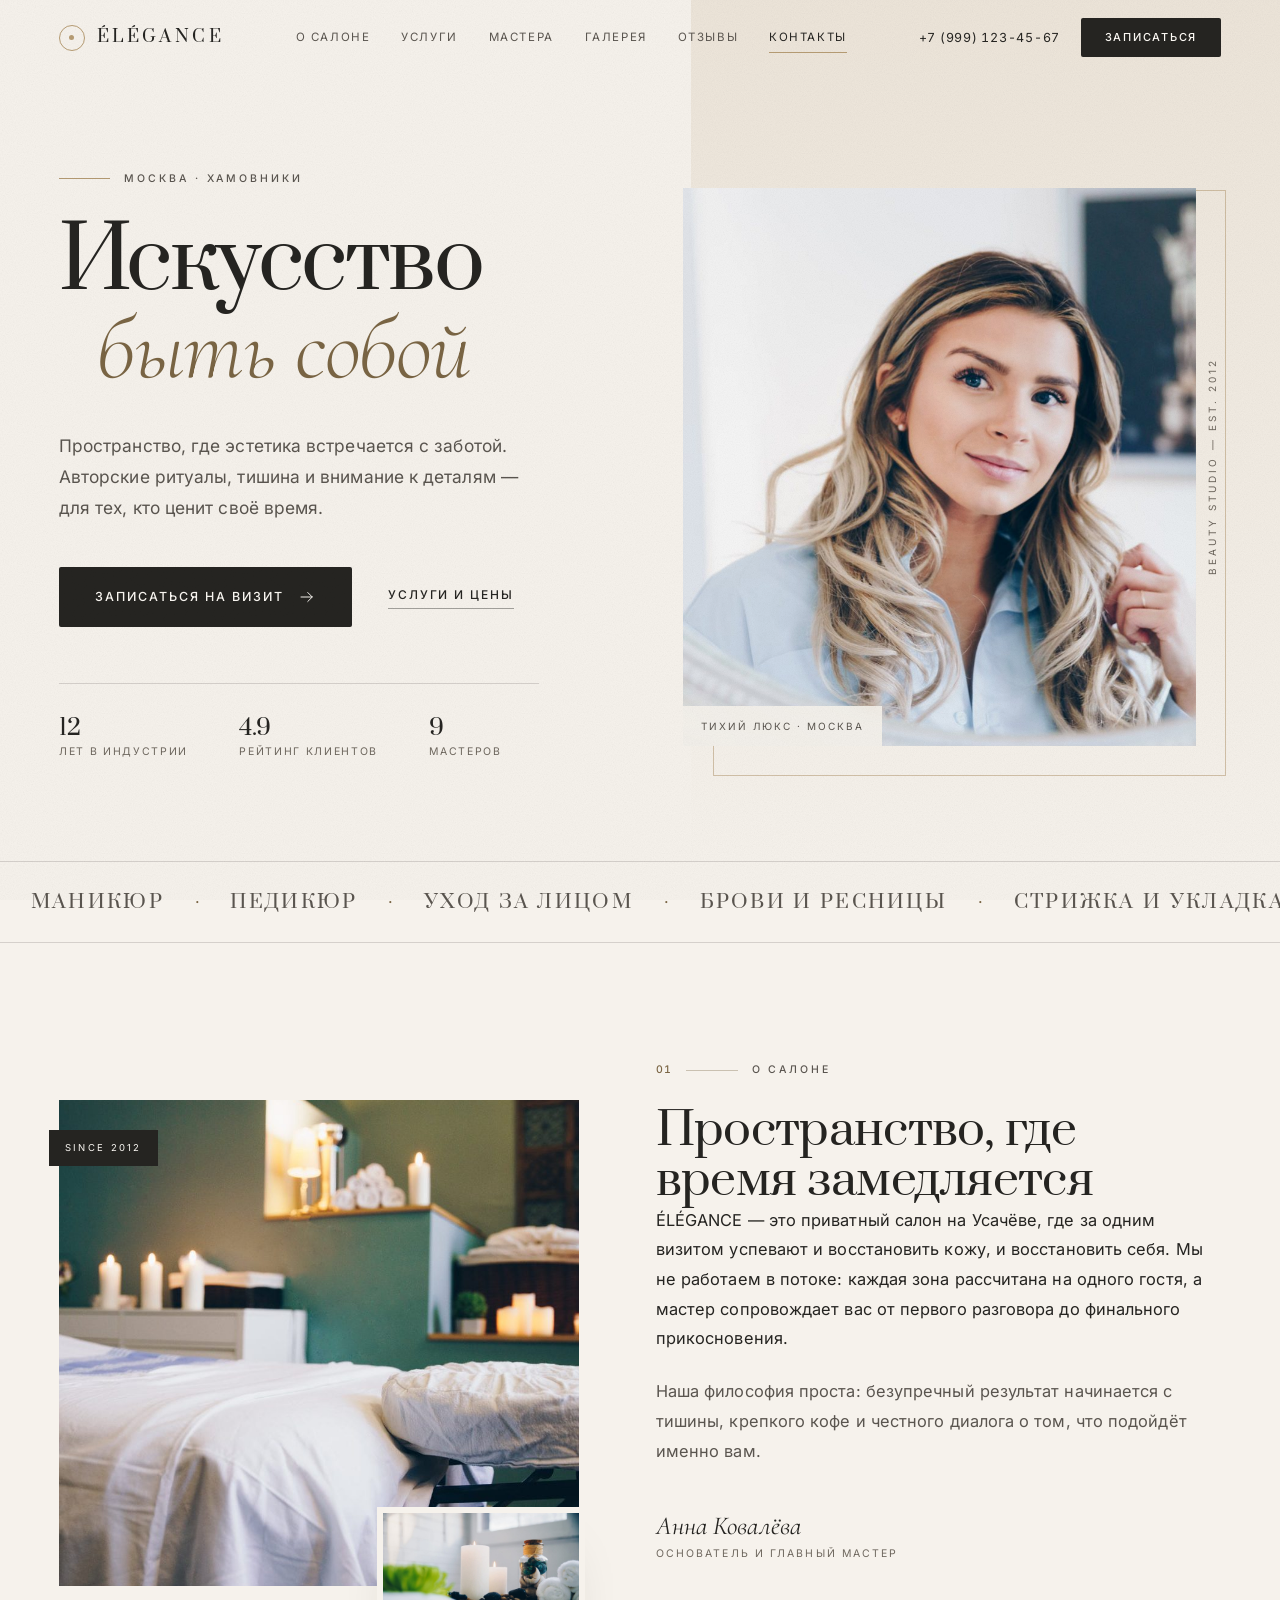
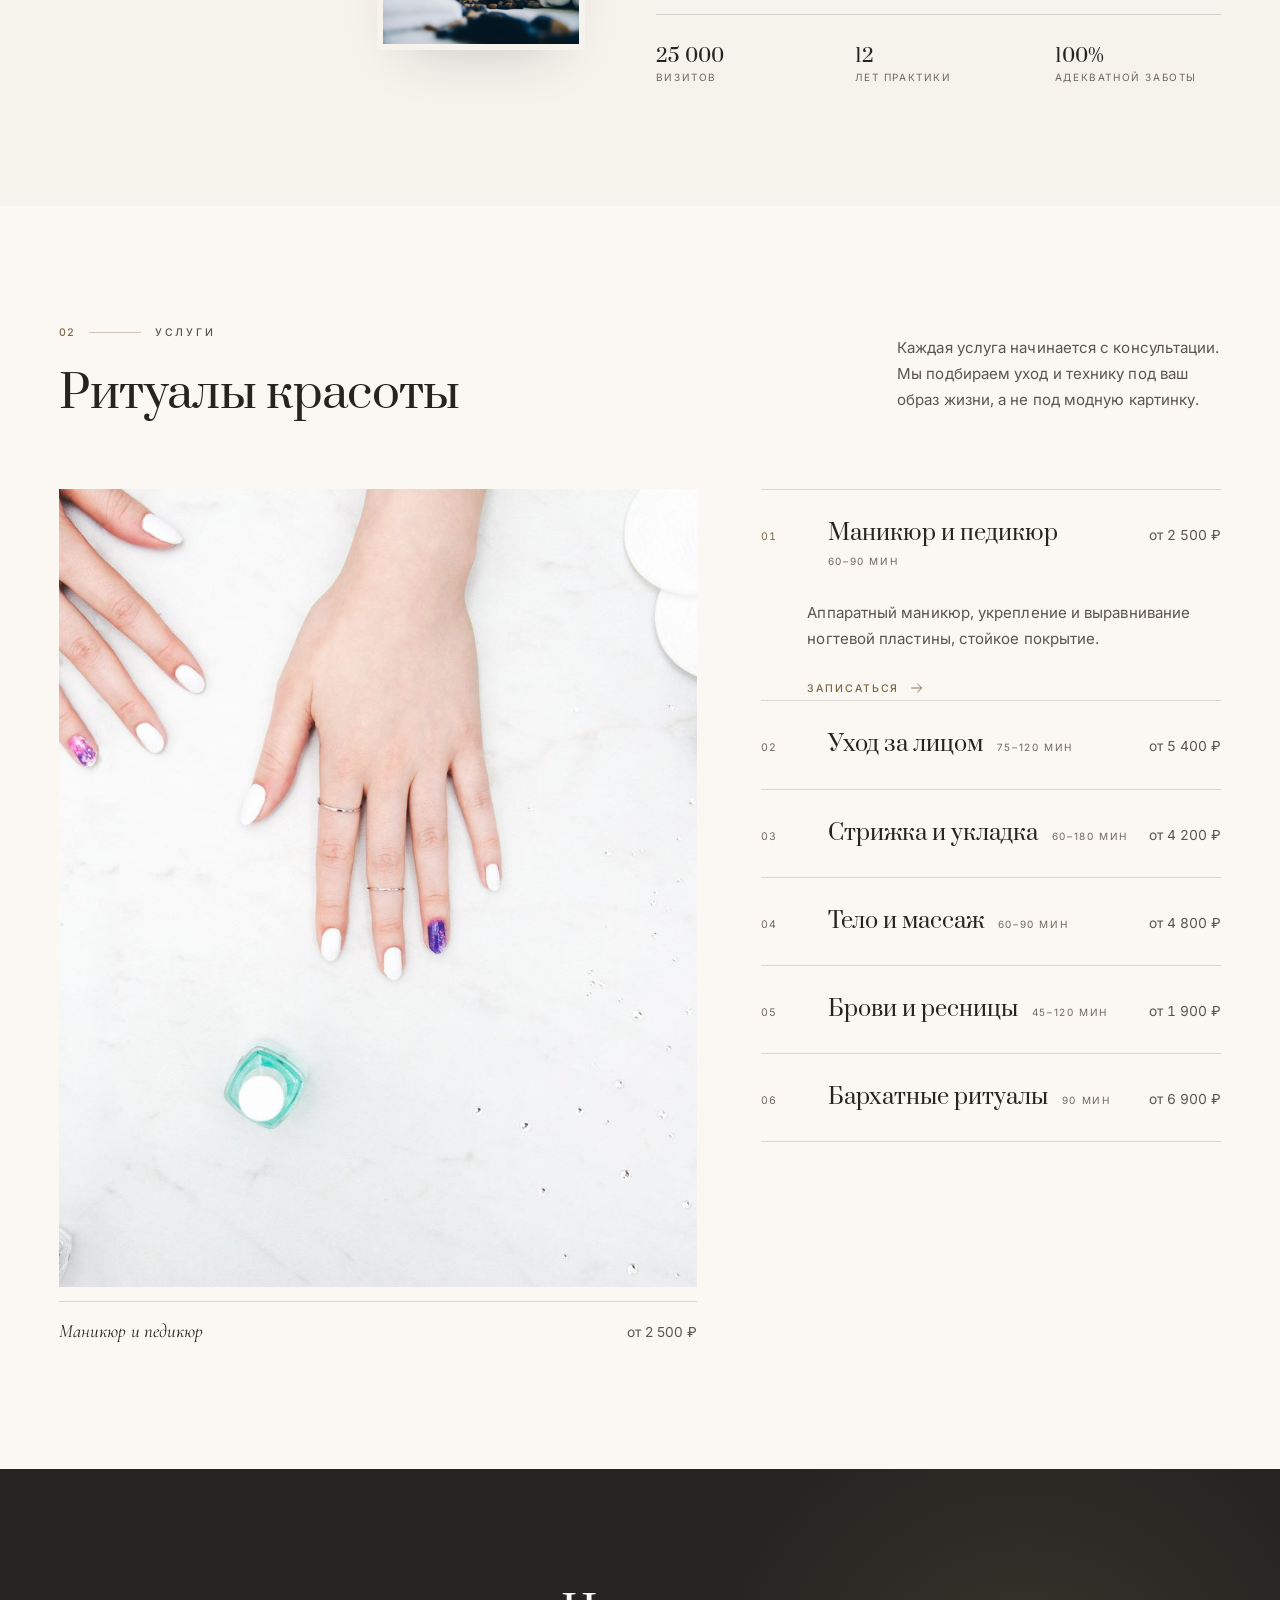
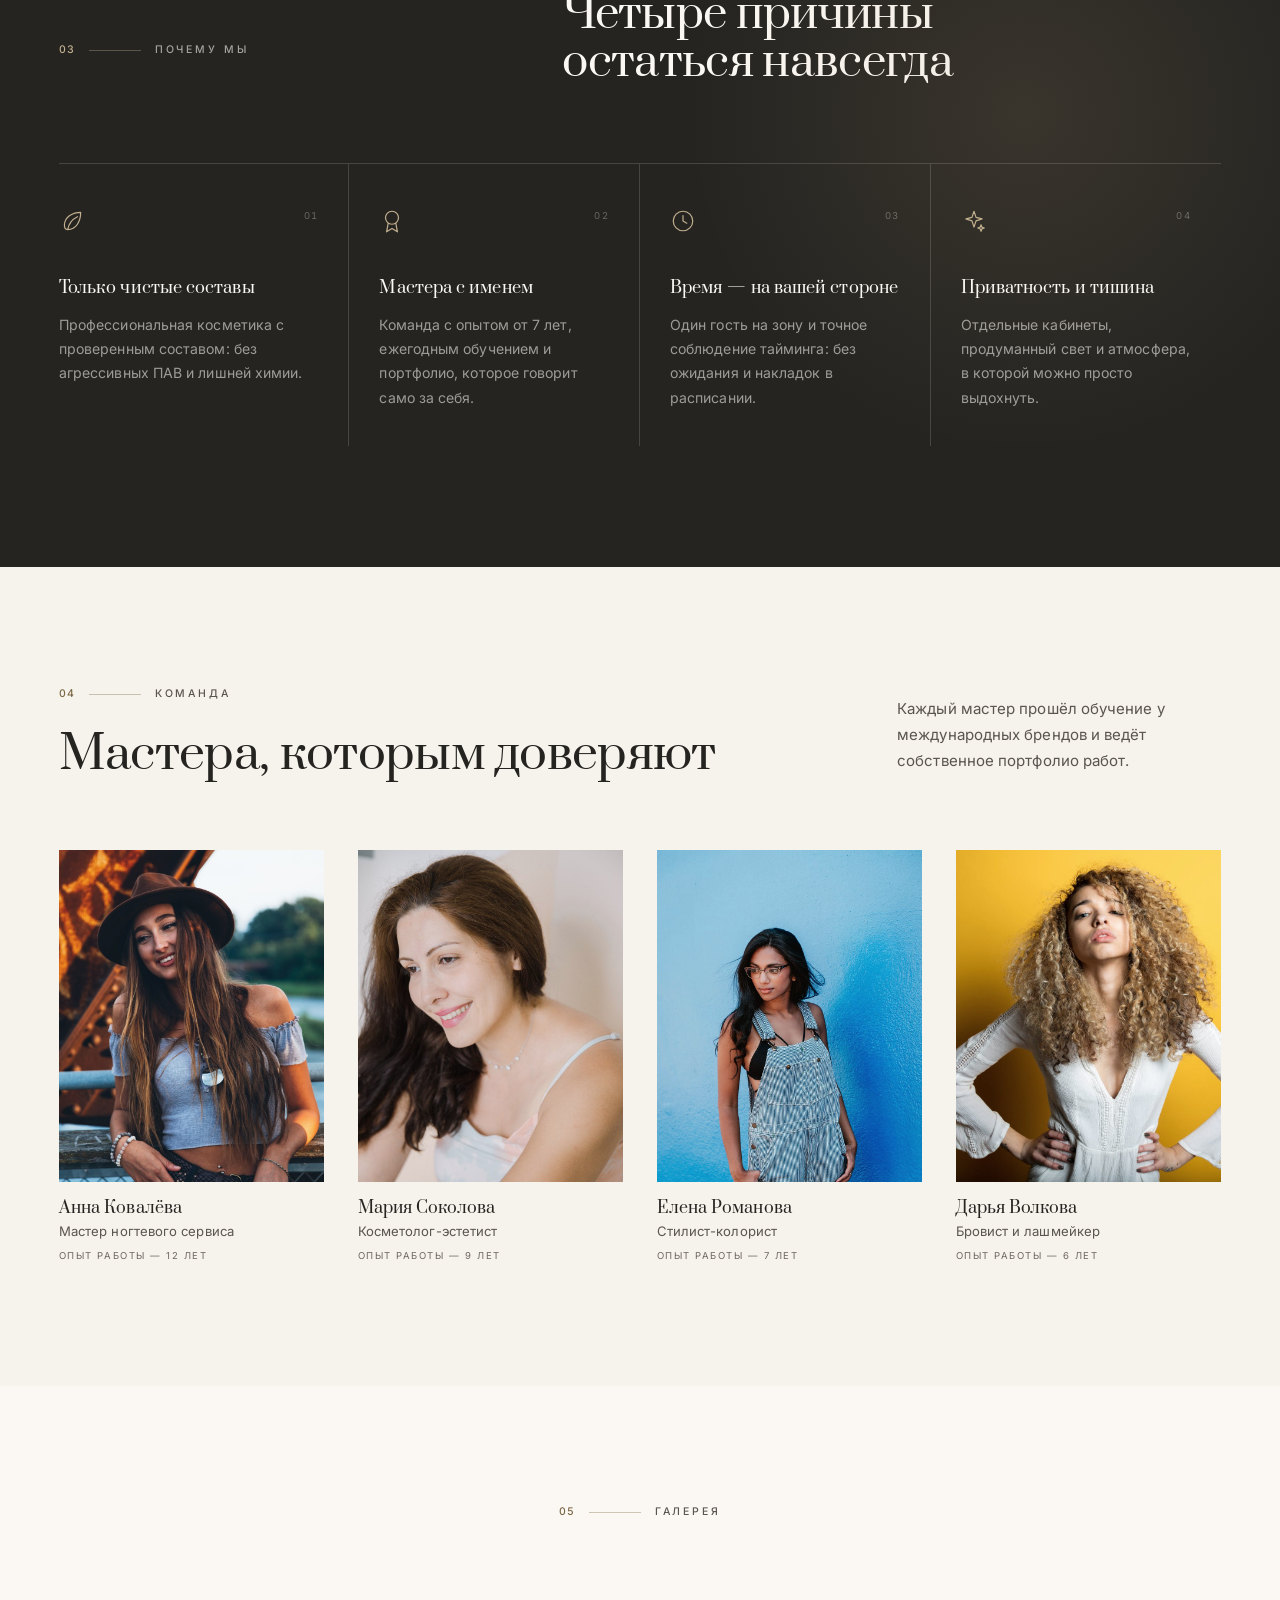
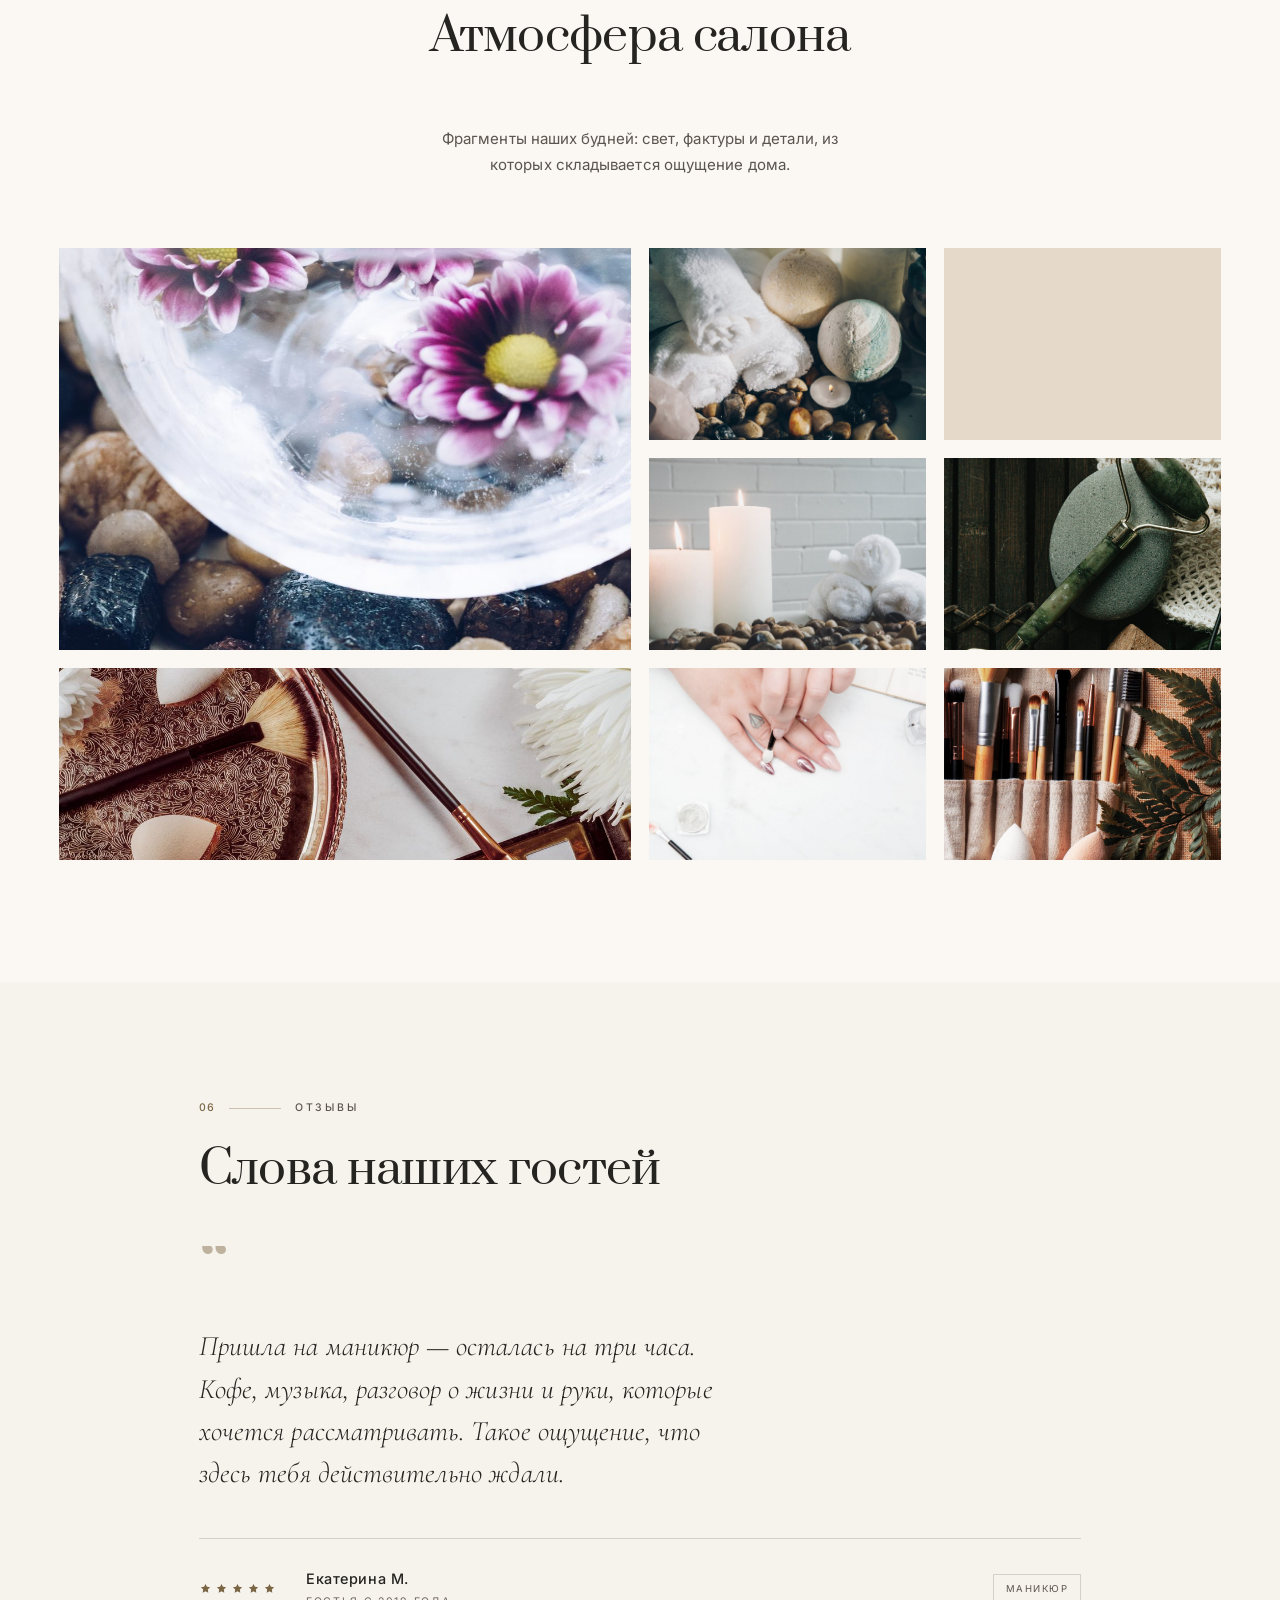
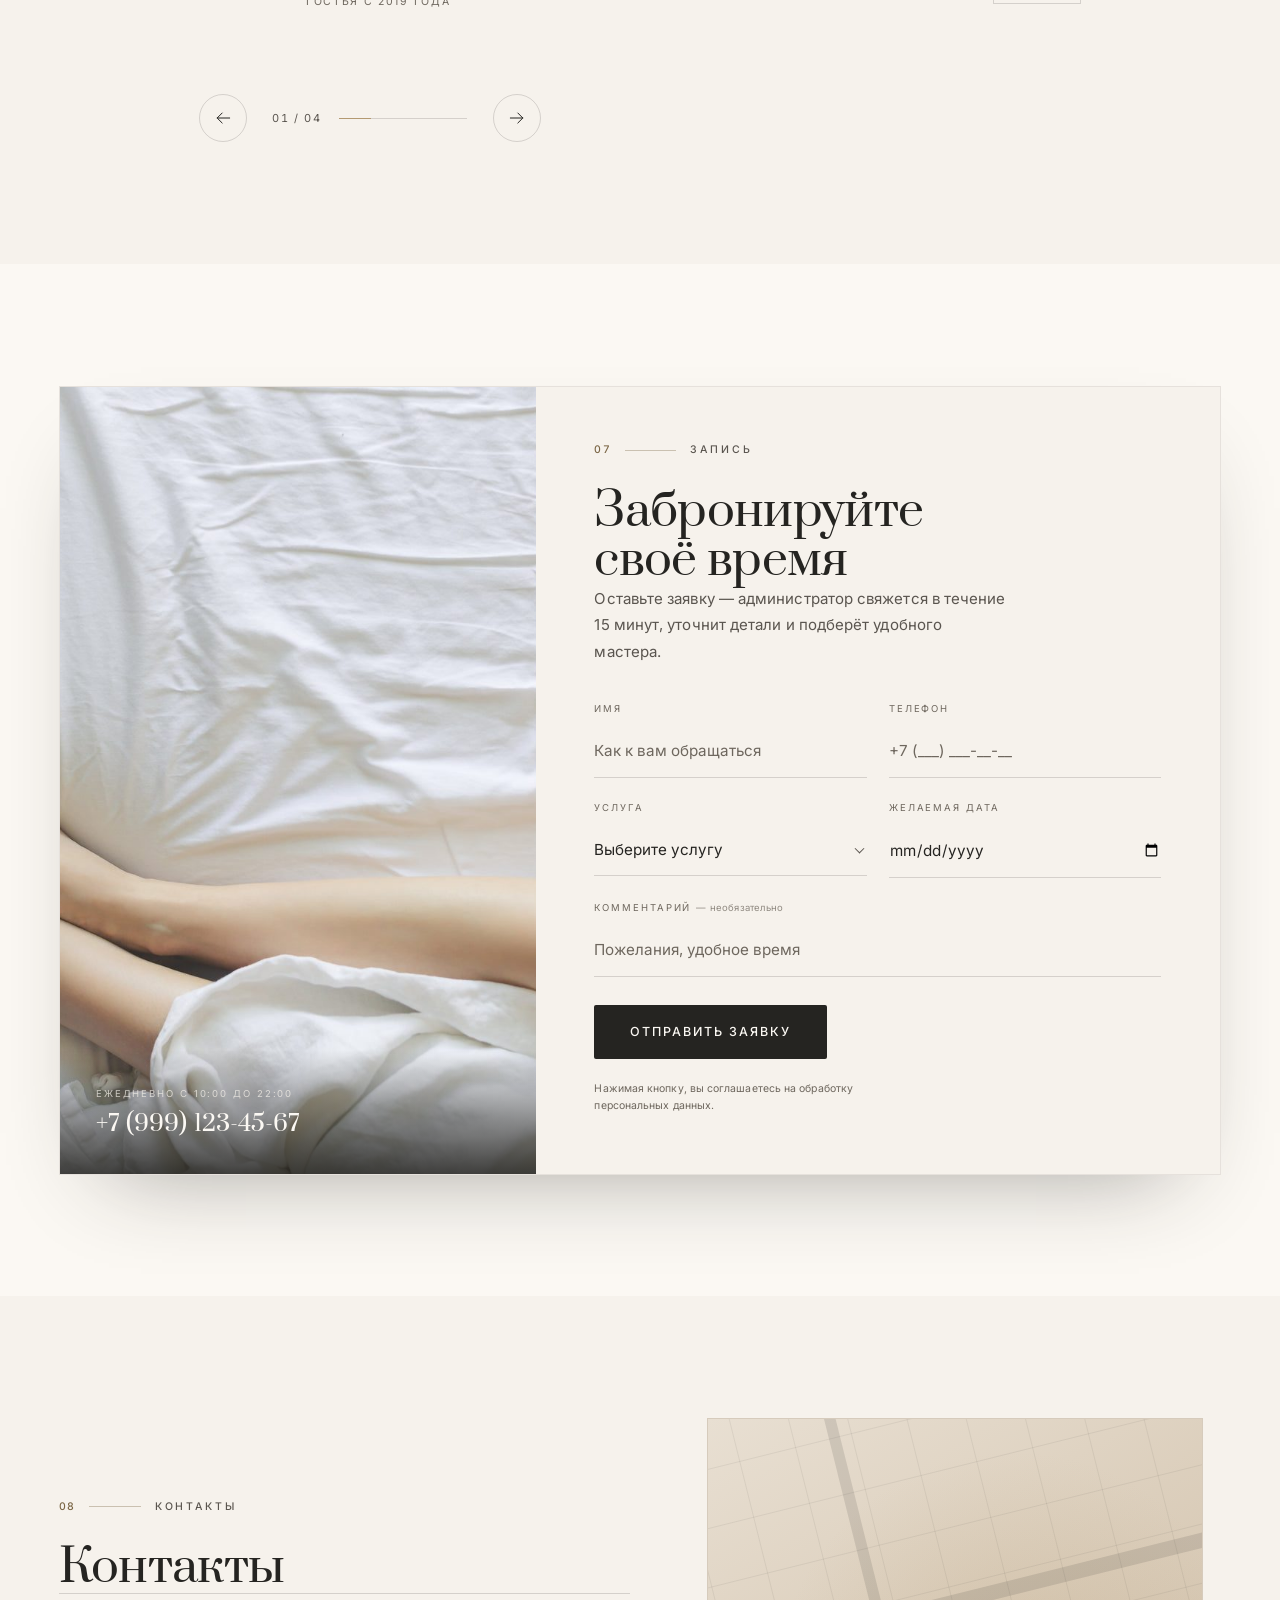
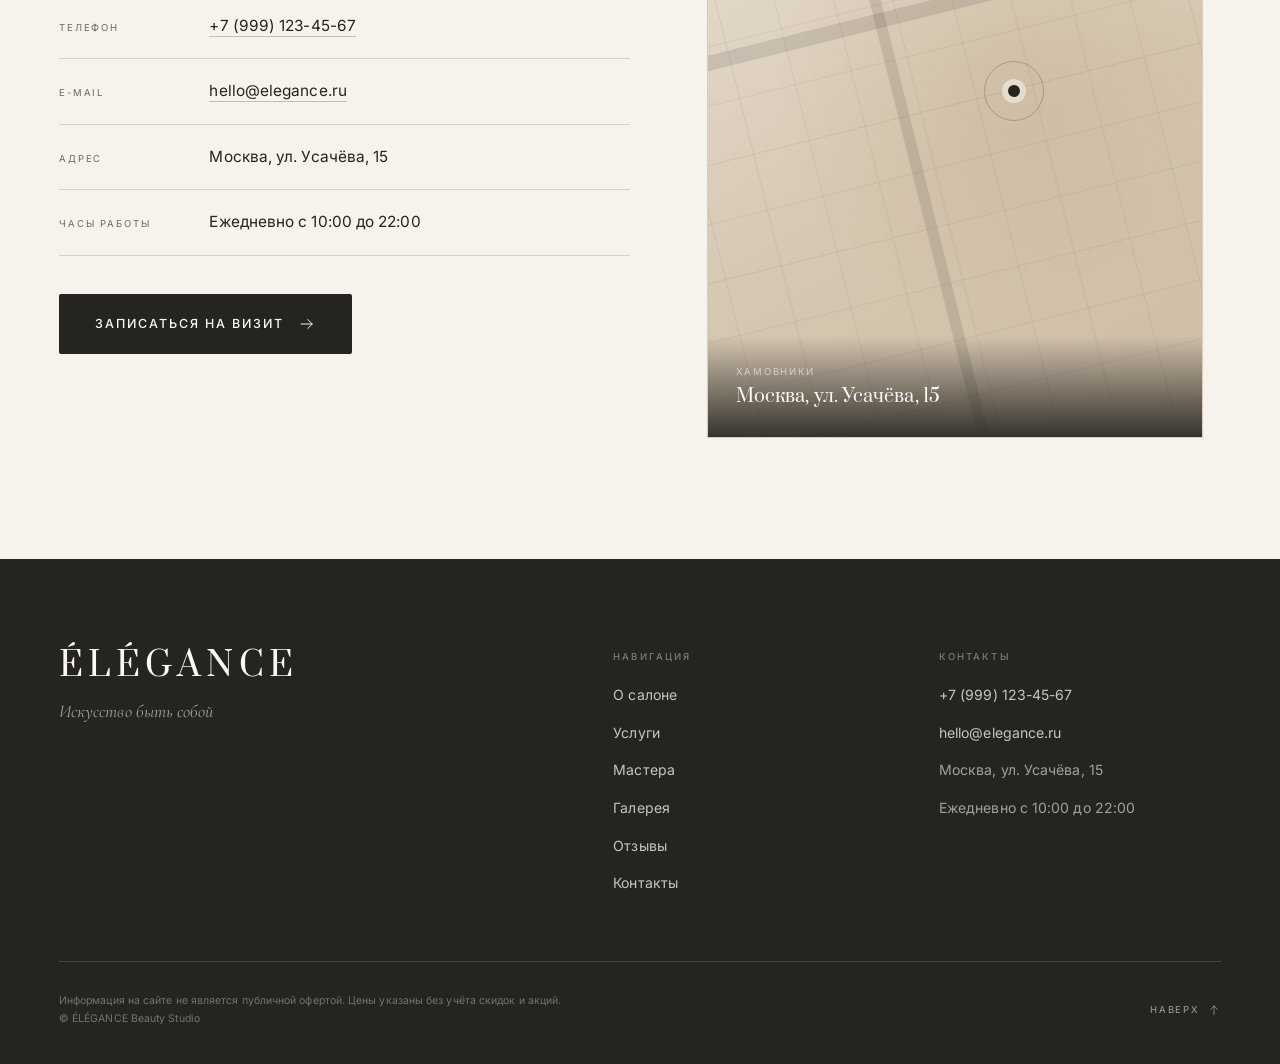
<file: _templates/beauty/index.html>
<!DOCTYPE html>
<html lang="ru">
<head>
  <meta charset="utf-8">
  <meta name="viewport" content="width=device-width, initial-scale=1">
  <meta name="format-detection" content="telephone=no">

  <title>Салон красоты</title>
  <meta name="description" id="meta-description" content="">
  <meta name="author" id="meta-author" content="">
  <meta name="theme-color" id="meta-theme" content="#F6F2EC">

  <meta property="og:type" content="website">
  <meta property="og:title" id="og-title" content="">
  <meta property="og:description" id="og-description" content="">
  <meta property="og:image" id="og-image" content="">
  <meta property="og:site_name" id="og-site-name" content="">
  <meta name="twitter:card" content="summary_large_image">
  <meta name="twitter:title" id="tw-title" content="">
  <meta name="twitter:description" id="tw-description" content="">
  <meta name="twitter:image" id="tw-image" content="">

  <link rel="icon" href="assets/favicon.svg" type="image/svg+xml">
  <link rel="apple-touch-icon" href="assets/favicon.svg">

  <link rel="preload" href="assets/fonts/prata-cyrillic.woff2" as="font" type="font/woff2" crossorigin>
  <link rel="preload" href="assets/fonts/prata-latin.woff2" as="font" type="font/woff2" crossorigin>
  <link rel="preload" href="assets/fonts/inter-cyrillic.woff2" as="font" type="font/woff2" crossorigin>

  <link rel="stylesheet" href="style.css">
</head>

<body>
  <a class="skip-link" href="#main">Перейти к содержанию</a>
  <div class="grain" aria-hidden="true"></div>

  <header class="site-header" id="site-header">
    <div class="site-header__inner container">
      <a class="brand" href="#top" aria-label="На главную">
        <span class="brand__mark" aria-hidden="true"><i></i></span>
        <span class="brand__text" data-bind="name"></span>
      </a>

      <nav class="nav" aria-label="Основная навигация">
        <ul class="nav__list" id="nav-list"></ul>
      </nav>

      <div class="site-header__actions">
        <a class="site-header__phone" id="header-phone" href="#contacts" hidden></a>
        <a class="btn btn--primary site-header__cta" href="#booking" data-scroll-to="booking">
          <span>Записаться</span>
        </a>
        <button class="menu-toggle" id="menu-toggle" type="button" aria-expanded="false" aria-controls="mobile-menu" aria-label="Открыть меню">
          <span></span><span></span>
        </button>
      </div>
    </div>
  </header>

  <div class="mobile-menu" id="mobile-menu" hidden>
    <div class="mobile-menu__inner">
      <nav aria-label="Мобильная навигация">
        <ul class="mobile-menu__list" id="mobile-nav-list"></ul>
      </nav>
      <div class="mobile-menu__footer" id="mobile-menu-footer"></div>
    </div>
  </div>

  <main id="main">
    <span id="top" class="anchor"></span>

    <!-- HERO -->
    <section class="hero" id="hero" aria-labelledby="hero-title">
      <div class="container hero__inner">
        <div class="hero__grid">
          <div class="hero__content">
            <p class="hero__eyebrow">
              <span class="hero__eyebrow-line" aria-hidden="true"></span>
              <span data-bind="hero-eyebrow"></span>
            </p>

            <h1 class="hero__title" id="hero-title">
              <span class="hero__title-line" data-bind="hero-title"></span>
              <span class="hero__title-line hero__title-line--accent" data-bind="hero-accent"></span>
            </h1>

            <p class="hero__lead" data-bind="hero-lead"></p>

            <div class="hero__actions">
              <a class="btn btn--primary btn--lg" href="#booking" data-scroll-to="booking">
                <span id="hero-cta-label">Записаться</span>
                <svg class="btn__arrow" width="18" height="18" viewBox="0 0 24 24" fill="none" aria-hidden="true">
                  <path d="M4 12h15M13 6l6 6-6 6" stroke="currentColor" stroke-width="1.3" stroke-linecap="round" stroke-linejoin="round"/>
                </svg>
              </a>
              <a class="link-underline" href="#services" data-scroll-to="services">
                <span>Услуги и цены</span>
              </a>
            </div>

            <dl class="hero__facts" id="hero-facts"></dl>
          </div>

          <div class="hero__media">
            <div class="hero__frame" aria-hidden="true"></div>
            <figure class="hero__figure">
              <img id="hero-image" src="assets/hero.jpg" alt="" width="853" height="1067" decoding="async" fetchpriority="high">
              <figcaption class="hero__caption" id="hero-caption"></figcaption>
            </figure>
            <p class="hero__vertical" id="hero-vertical" aria-hidden="true"></p>
          </div>
        </div>
      </div>
    </section>

    <div class="ticker" aria-hidden="true">
      <div class="ticker__track" id="ticker-track"></div>
    </div>

    <!-- ABOUT -->
    <section class="section about" id="about" aria-labelledby="about-title">
      <div class="container about__grid">
        <div class="about__media">
          <figure class="about__figure reveal">
            <img id="about-image" src="assets/salon.jpg" alt="" width="853" height="1067" loading="lazy" decoding="async">
          </figure>
          <figure class="about__detail">
            <img id="about-detail" src="assets/salon-detail.jpg" alt="" width="1100" height="732" loading="lazy" decoding="async">
          </figure>
          <div class="about__badge" aria-hidden="true">
            <span id="about-badge"></span>
          </div>
        </div>

        <div class="about__content">
          <p class="eyebrow reveal"><span class="eyebrow__num">01</span><span data-bind="about-eyebrow"></span></p>
          <h2 class="section-title reveal" id="about-title" data-bind="about-title"></h2>
          <div class="about__text reveal" id="about-text"></div>
          <div class="about__signature reveal" id="about-signature"></div>
          <dl class="stats reveal" id="about-stats"></dl>
        </div>
      </div>
    </section>

    <!-- SERVICES -->
    <section class="section section--paper services" id="services" aria-labelledby="services-title">
      <div class="container">
        <div class="section-head">
          <div>
            <p class="eyebrow reveal"><span class="eyebrow__num">02</span><span data-bind="services-eyebrow"></span></p>
            <h2 class="section-title reveal" id="services-title" data-bind="services-title"></h2>
          </div>
          <p class="section-head__note reveal" data-bind="services-note"></p>
        </div>

        <div class="services__body">
          <div class="services__media reveal" id="services-media" aria-hidden="true">
            <div class="services__frame" id="services-frame"></div>
            <div class="services__caption">
              <span class="services__caption-name" id="services-caption-name"></span>
              <span class="services__caption-price" id="services-caption-price"></span>
            </div>
          </div>
          <ul class="services__list" id="services-list"></ul>
        </div>
      </div>
    </section>

    <!-- ADVANTAGES -->
    <section class="section advantages" id="advantages" aria-labelledby="advantages-title">
      <div class="container">
        <div class="advantages__head">
          <p class="eyebrow eyebrow--light reveal"><span class="eyebrow__num">03</span><span data-bind="advantages-eyebrow"></span></p>
          <h2 class="advantages__title reveal" id="advantages-title" data-bind="advantages-title"></h2>
        </div>
        <ul class="advantages__list" id="advantages-list"></ul>
      </div>
    </section>

    <!-- MASTERS -->
    <section class="section masters" id="masters" aria-labelledby="masters-title">
      <div class="container">
        <div class="section-head">
          <div>
            <p class="eyebrow reveal"><span class="eyebrow__num">04</span><span data-bind="masters-eyebrow"></span></p>
            <h2 class="section-title reveal" id="masters-title" data-bind="masters-title"></h2>
          </div>
          <p class="section-head__note reveal" data-bind="masters-note"></p>
        </div>
        <ul class="masters__grid" id="masters-list"></ul>
      </div>
    </section>

    <!-- GALLERY -->
    <section class="section section--paper gallery" id="gallery" aria-labelledby="gallery-title">
      <div class="container">
        <div class="section-head section-head--center">
          <p class="eyebrow reveal"><span class="eyebrow__num">05</span><span data-bind="gallery-eyebrow"></span></p>
          <h2 class="section-title reveal" id="gallery-title" data-bind="gallery-title"></h2>
          <p class="section-head__note reveal" data-bind="gallery-note"></p>
        </div>
        <div class="gallery__grid" id="gallery-grid"></div>
      </div>
    </section>

    <!-- REVIEWS -->
    <section class="section reviews" id="reviews" aria-labelledby="reviews-title">
      <div class="container reviews__inner">
        <p class="eyebrow reveal"><span class="eyebrow__num">06</span><span data-bind="reviews-eyebrow"></span></p>
        <h2 class="section-title reveal" id="reviews-title" data-bind="reviews-title"></h2>

        <div class="reviews__stage reveal" id="reviews-stage">
          <div class="reviews__viewport">
            <div class="reviews__track" id="reviews-track"></div>
          </div>

          <div class="reviews__controls" id="reviews-controls">
            <button class="round-btn" type="button" id="reviews-prev" aria-label="Предыдущий отзыв">
              <svg width="20" height="20" viewBox="0 0 24 24" fill="none" aria-hidden="true">
                <path d="M20 12H5M11 6l-6 6 6 6" stroke="currentColor" stroke-width="1.2" stroke-linecap="round" stroke-linejoin="round"/>
              </svg>
            </button>
            <div class="reviews__meta">
              <span id="reviews-counter">01 / 01</span>
              <span class="reviews__progress"><i id="reviews-progress"></i></span>
            </div>
            <button class="round-btn" type="button" id="reviews-next" aria-label="Следующий отзыв">
              <svg width="20" height="20" viewBox="0 0 24 24" fill="none" aria-hidden="true">
                <path d="M4 12h15M13 6l6 6-6 6" stroke="currentColor" stroke-width="1.2" stroke-linecap="round" stroke-linejoin="round"/>
              </svg>
            </button>
          </div>
        </div>
      </div>
    </section>

    <!-- BOOKING -->
    <section class="section booking" id="booking" aria-labelledby="booking-title">
      <div class="container">
        <div class="booking__card reveal">
          <div class="booking__media">
            <img id="booking-image" src="assets/booking.jpg" alt="" width="800" height="1067" loading="lazy" decoding="async">
            <div class="booking__media-overlay">
              <p class="booking__media-note" data-bind="booking-note"></p>
              <p class="booking__media-phone" id="booking-phone"></p>
            </div>
          </div>

          <div class="booking__body">
            <p class="eyebrow"><span class="eyebrow__num">07</span><span data-bind="booking-eyebrow"></span></p>
            <h2 class="section-title" id="booking-title" data-bind="booking-title"></h2>
            <p class="booking__text" data-bind="booking-text"></p>

            <form class="form" id="booking-form" novalidate>
              <div class="form__row">
                <label class="field" for="field-name">
                  <span class="field__label">Имя</span>
                  <input class="field__input" type="text" id="field-name" name="name" autocomplete="name" placeholder="Как к вам обращаться" required>
                  <span class="field__error" data-error-for="name"></span>
                </label>
                <label class="field" for="field-phone">
                  <span class="field__label">Телефон</span>
                  <input class="field__input" type="tel" id="field-phone" name="phone" autocomplete="tel" inputmode="tel" placeholder="+7 (___) ___-__-__" required>
                  <span class="field__error" data-error-for="phone"></span>
                </label>
              </div>

              <div class="form__row">
                <label class="field" for="field-service">
                  <span class="field__label">Услуга</span>
                  <span class="select">
                    <select class="field__input field__select" id="field-service" name="service" required>
                      <option value="" selected disabled>Выберите услугу</option>
                    </select>
                  </span>
                  <span class="field__error" data-error-for="service"></span>
                </label>
                <label class="field" for="field-date">
                  <span class="field__label">Желаемая дата</span>
                  <input class="field__input" type="date" id="field-date" name="date" required>
                  <span class="field__error" data-error-for="date"></span>
                </label>
              </div>

              <label class="field field--full" for="field-comment">
                <span class="field__label">Комментарий <span class="field__optional">— необязательно</span></span>
                <input class="field__input" type="text" id="field-comment" name="comment" placeholder="Пожелания, удобное время">
              </label>

              <button class="btn btn--primary btn--lg form__submit" type="submit" id="form-submit">
                <span class="form__submit-label">Отправить заявку</span>
                <span class="form__spinner" aria-hidden="true"></span>
              </button>

              <p class="form__hint">Нажимая кнопку, вы соглашаетесь на обработку персональных данных.</p>
              <p class="form__status" id="form-status" role="status" aria-live="polite"></p>
            </form>

            <div class="form-success" id="form-success" hidden>
              <span class="form-success__icon" aria-hidden="true">
                <svg width="26" height="26" viewBox="0 0 24 24" fill="none">
                  <path d="M4 12.5l5 5L20 6.5" stroke="currentColor" stroke-width="1.3" stroke-linecap="round" stroke-linejoin="round"/>
                </svg>
              </span>
              <h3 class="form-success__title" id="form-success-title"></h3>
              <p class="form-success__text" id="form-success-text"></p>
              <button class="link-underline" type="button" id="form-reset">
                <span>Отправить ещё одну заявку</span>
              </button>
            </div>
          </div>
        </div>
      </div>
    </section>

    <!-- CONTACTS -->
    <section class="section contacts" id="contacts" aria-labelledby="contacts-title">
      <div class="container contacts__grid">
        <div class="contacts__info">
          <p class="eyebrow reveal"><span class="eyebrow__num">08</span><span data-bind="contacts-eyebrow"></span></p>
          <h2 class="section-title reveal" id="contacts-title" data-bind="contacts-title"></h2>
          <dl class="contacts__list" id="contacts-list"></dl>
          <div class="contacts__socials" id="contacts-socials"></div>
          <a class="btn btn--primary btn--lg reveal" href="#booking" data-scroll-to="booking">
            <span>Записаться на визит</span>
            <svg class="btn__arrow" width="18" height="18" viewBox="0 0 24 24" fill="none" aria-hidden="true">
              <path d="M4 12h15M13 6l6 6-6 6" stroke="currentColor" stroke-width="1.3" stroke-linecap="round" stroke-linejoin="round"/>
            </svg>
          </a>
        </div>

        <div class="contacts__map reveal" id="contacts-map-wrap">
          <div class="contacts__map-art" aria-hidden="true">
            <div class="contacts__map-grid"></div>
            <div class="contacts__map-pin"><span></span></div>
          </div>
          <div class="contacts__map-caption">
            <span class="contacts__map-label" id="contacts-map-label"></span>
            <span class="contacts__map-address" id="contacts-map-address"></span>
          </div>
        </div>
      </div>
    </section>
  </main>

  <footer class="footer">
    <div class="container">
      <div class="footer__top">
        <div class="footer__brand">
          <span class="footer__wordmark" data-bind="name"></span>
          <p class="footer__slogan" data-bind="slogan"></p>
        </div>
        <div class="footer__columns" id="footer-columns"></div>
      </div>

      <div class="footer__bottom">
        <p class="footer__legal" id="footer-legal"></p>
        <a class="footer__up" href="#top" aria-label="Наверх">
          <span>Наверх</span>
          <svg width="14" height="14" viewBox="0 0 24 24" fill="none" aria-hidden="true">
            <path d="M12 20V5M6 11l6-6 6 6" stroke="currentColor" stroke-width="1.3" stroke-linecap="round" stroke-linejoin="round"/>
          </svg>
        </a>
      </div>
    </div>
  </footer>

  <div class="mobile-cta" id="mobile-cta">
    <a class="mobile-cta__call" id="mobile-cta-call" href="tel:" aria-label="Позвонить">
      <svg width="20" height="20" viewBox="0 0 24 24" fill="none" aria-hidden="true">
        <path d="M6.5 3.5h3l1.5 4-2 1.5a12 12 0 0 0 6 6l1.5-2 4 1.5v3a2 2 0 0 1-2.2 2A16.5 16.5 0 0 1 4.5 5.7 2 2 0 0 1 6.5 3.5Z" stroke="currentColor" stroke-width="1.3" stroke-linejoin="round"/>
      </svg>
    </a>
    <a class="mobile-cta__book" href="#booking" data-scroll-to="booking">Записаться</a>
  </div>

  <!-- LIGHTBOX -->
  <div class="lightbox" id="lightbox" role="dialog" aria-modal="true" aria-label="Просмотр фотографии" hidden>
    <button class="lightbox__close" type="button" id="lightbox-close" aria-label="Закрыть">
      <svg width="22" height="22" viewBox="0 0 24 24" fill="none" aria-hidden="true">
        <path d="M6 6l12 12M18 6L6 18" stroke="currentColor" stroke-width="1.2" stroke-linecap="round"/>
      </svg>
    </button>
    <button class="lightbox__nav lightbox__nav--prev" type="button" id="lightbox-prev" aria-label="Предыдущее фото">
      <svg width="22" height="22" viewBox="0 0 24 24" fill="none" aria-hidden="true">
        <path d="M20 12H5M11 6l-6 6 6 6" stroke="currentColor" stroke-width="1.2" stroke-linecap="round" stroke-linejoin="round"/>
      </svg>
    </button>
    <figure class="lightbox__figure">
      <img id="lightbox-image" alt="Фотография галереи">
      <figcaption class="lightbox__caption">
        <span id="lightbox-caption"></span>
        <span id="lightbox-counter"></span>
      </figcaption>
    </figure>
    <button class="lightbox__nav lightbox__nav--next" type="button" id="lightbox-next" aria-label="Следующее фото">
      <svg width="22" height="22" viewBox="0 0 24 24" fill="none" aria-hidden="true">
        <path d="M4 12h15M13 6l6 6-6 6" stroke="currentColor" stroke-width="1.2" stroke-linecap="round" stroke-linejoin="round"/>
      </svg>
    </button>
  </div>

  <noscript>
    <div class="noscript">Для отображения сайта включите JavaScript в настройках браузера.</div>
  </noscript>

  <script src="config.js"></script>
  <script src="js/main.js"></script>
</body>
</html>
</file>
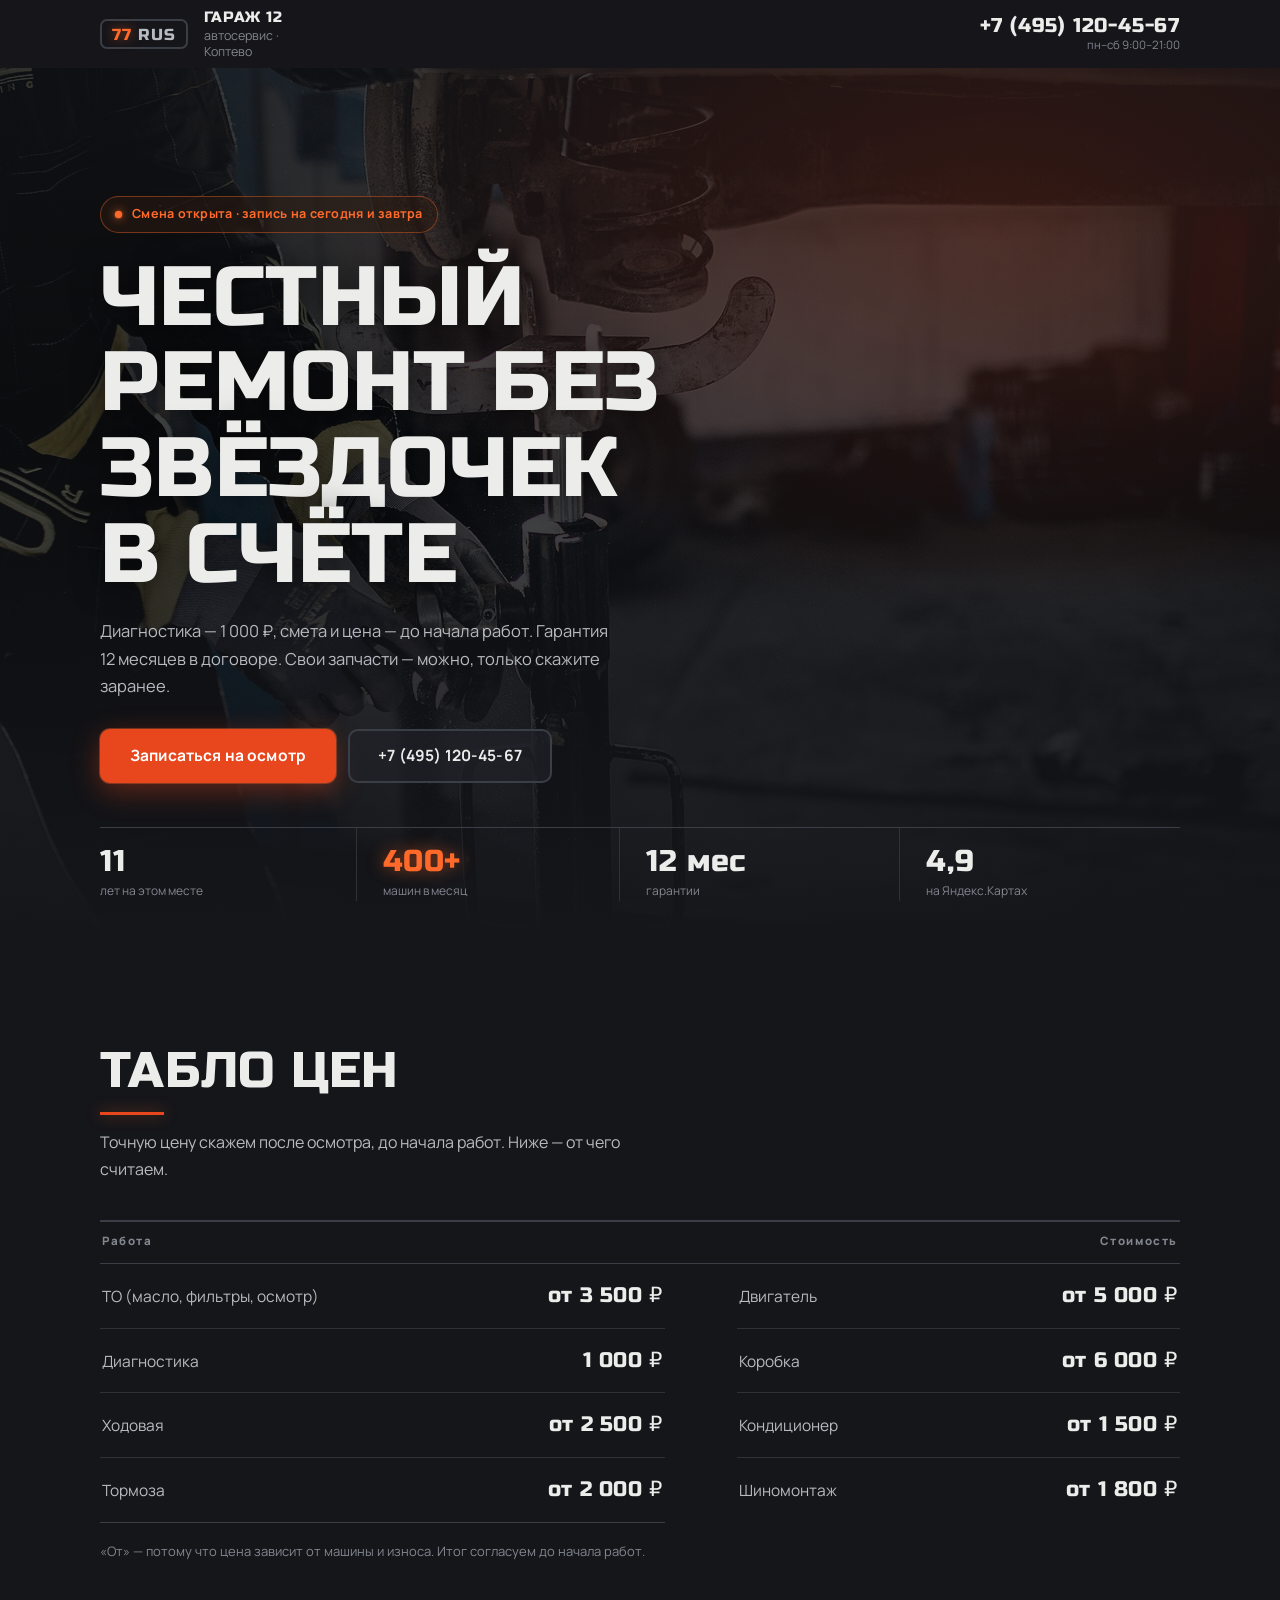
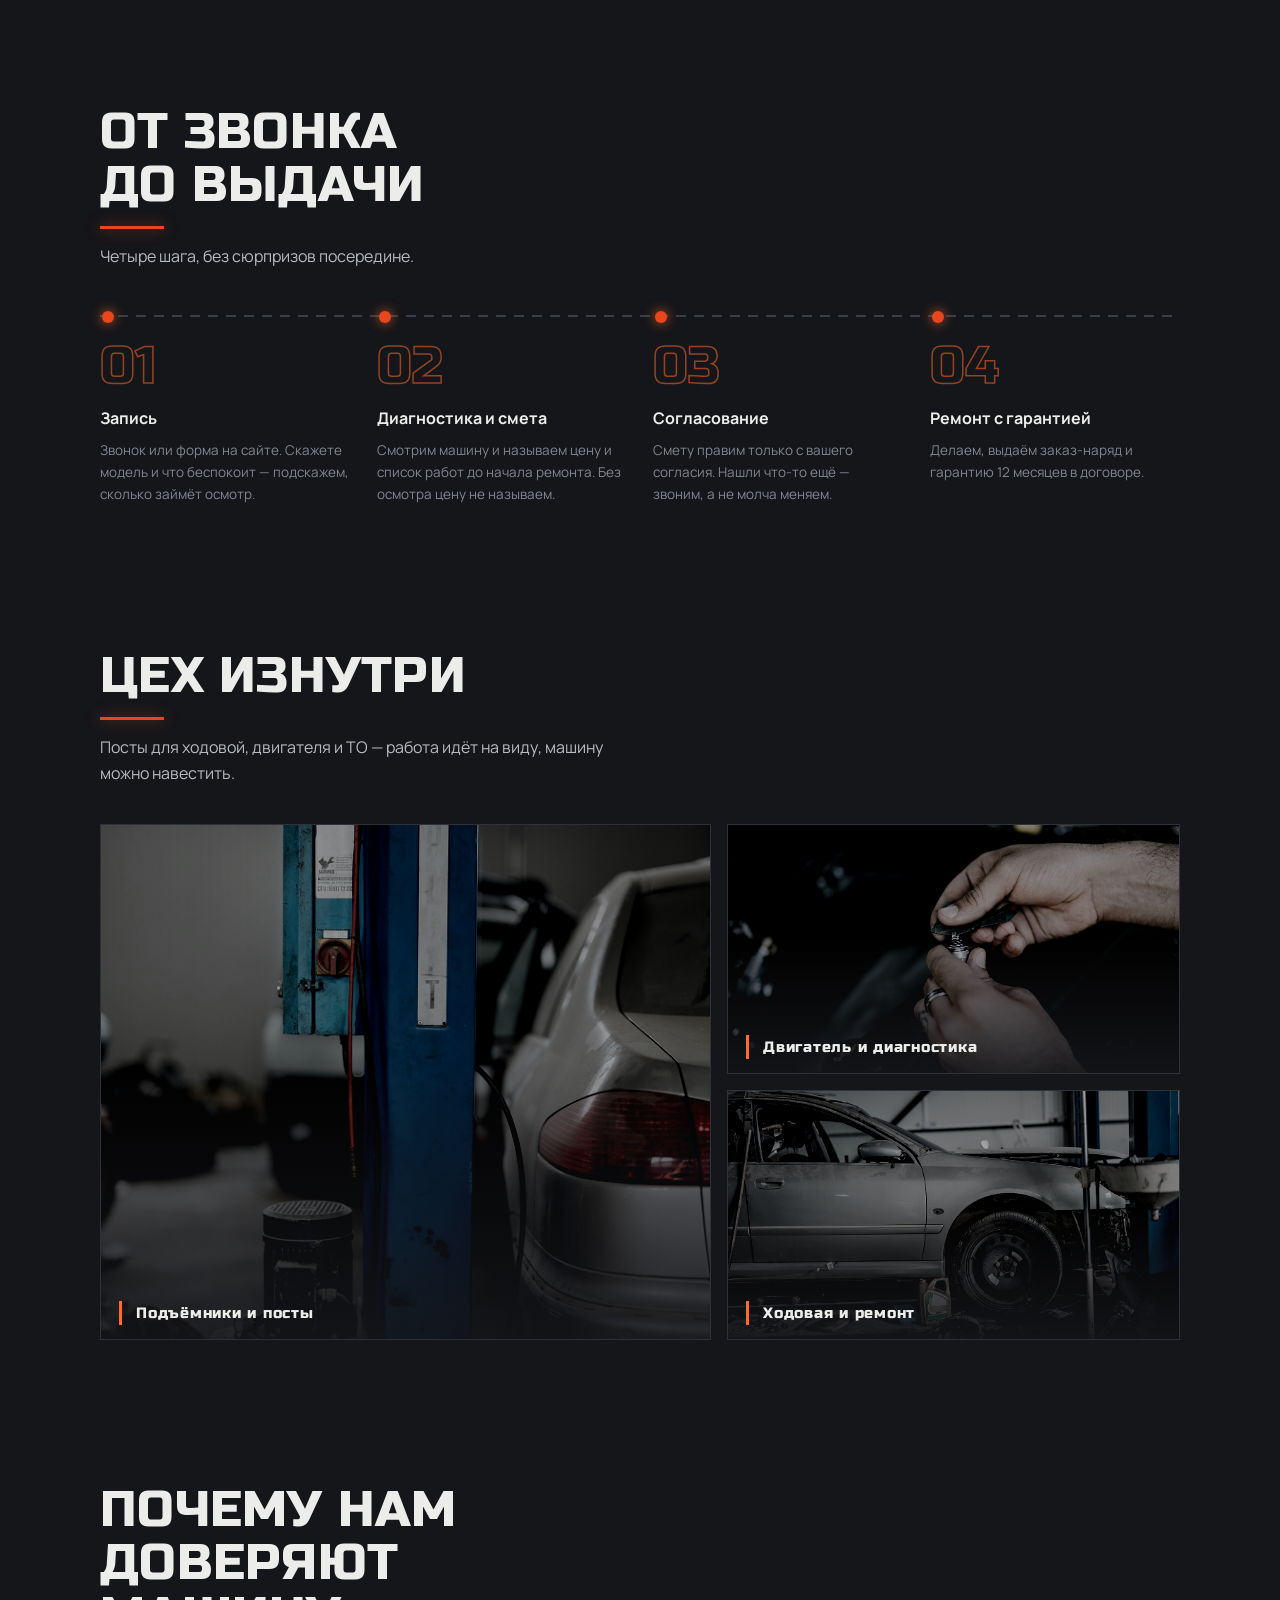
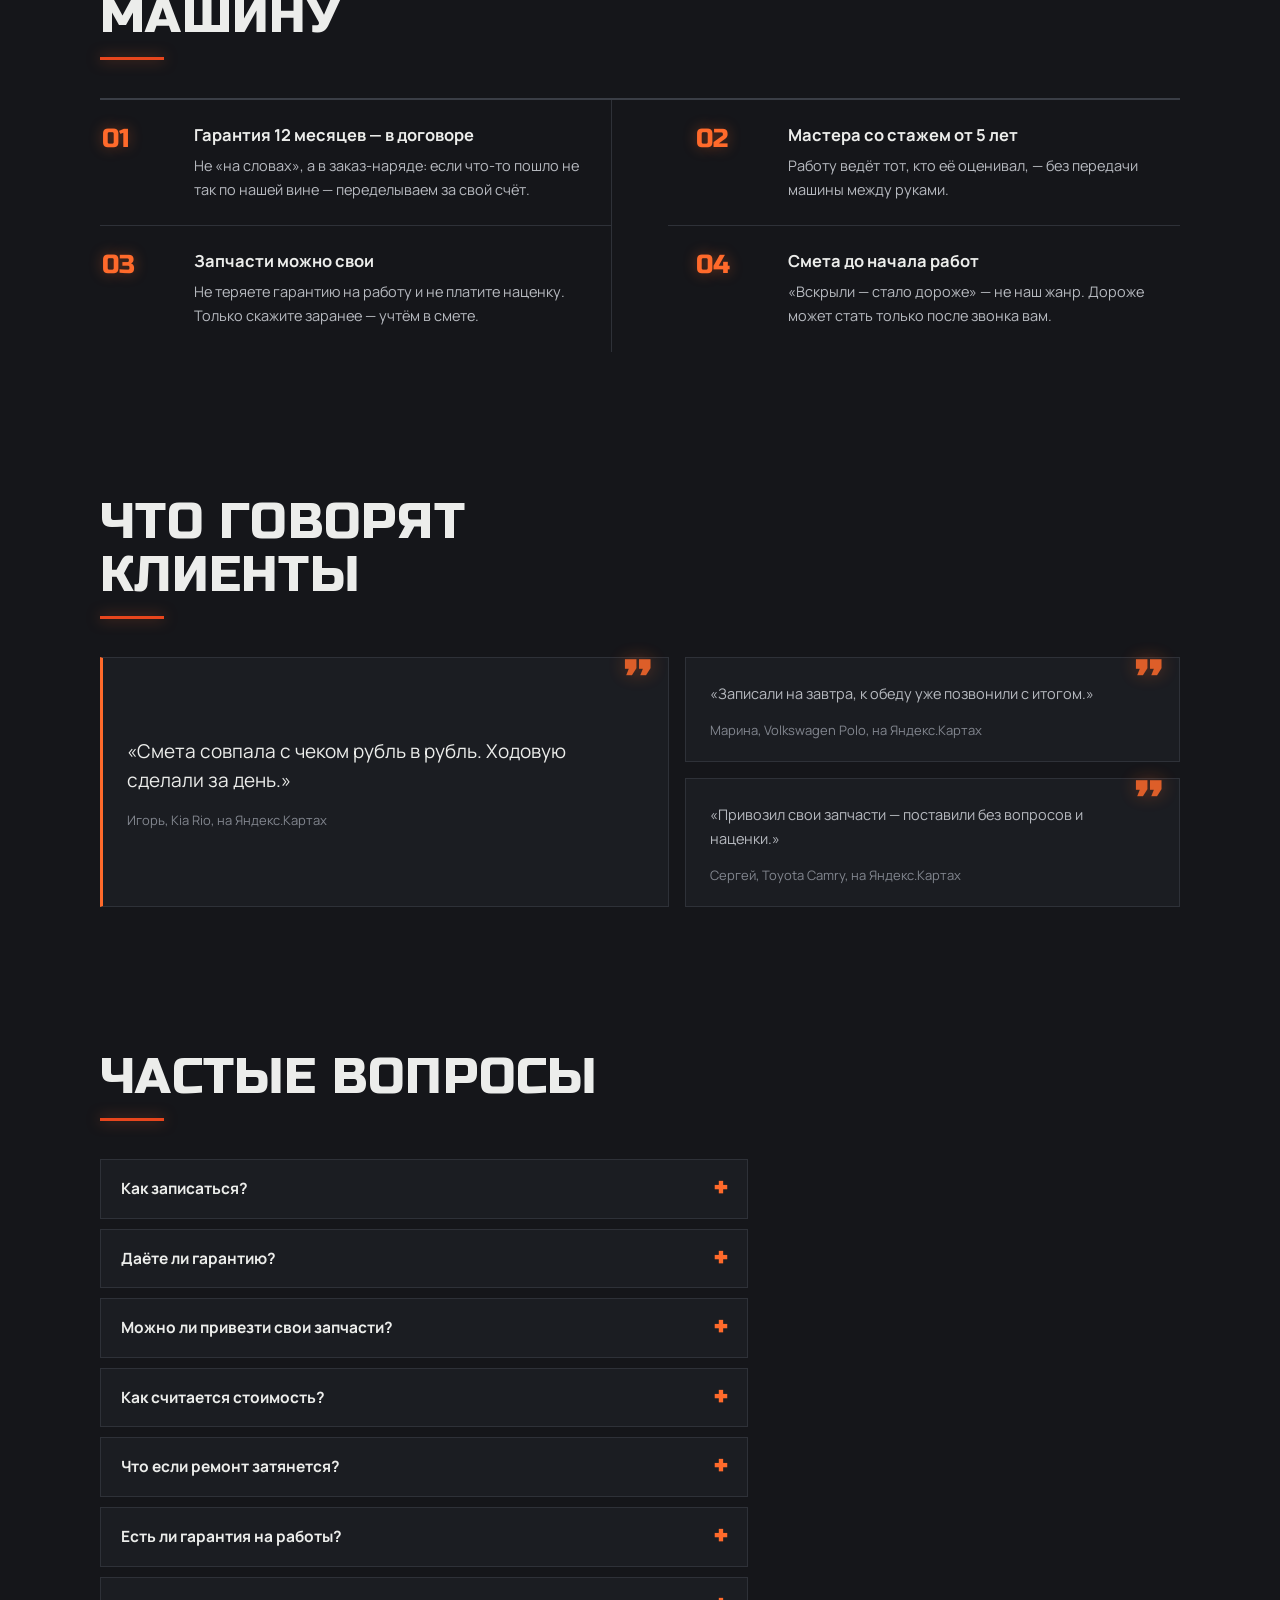
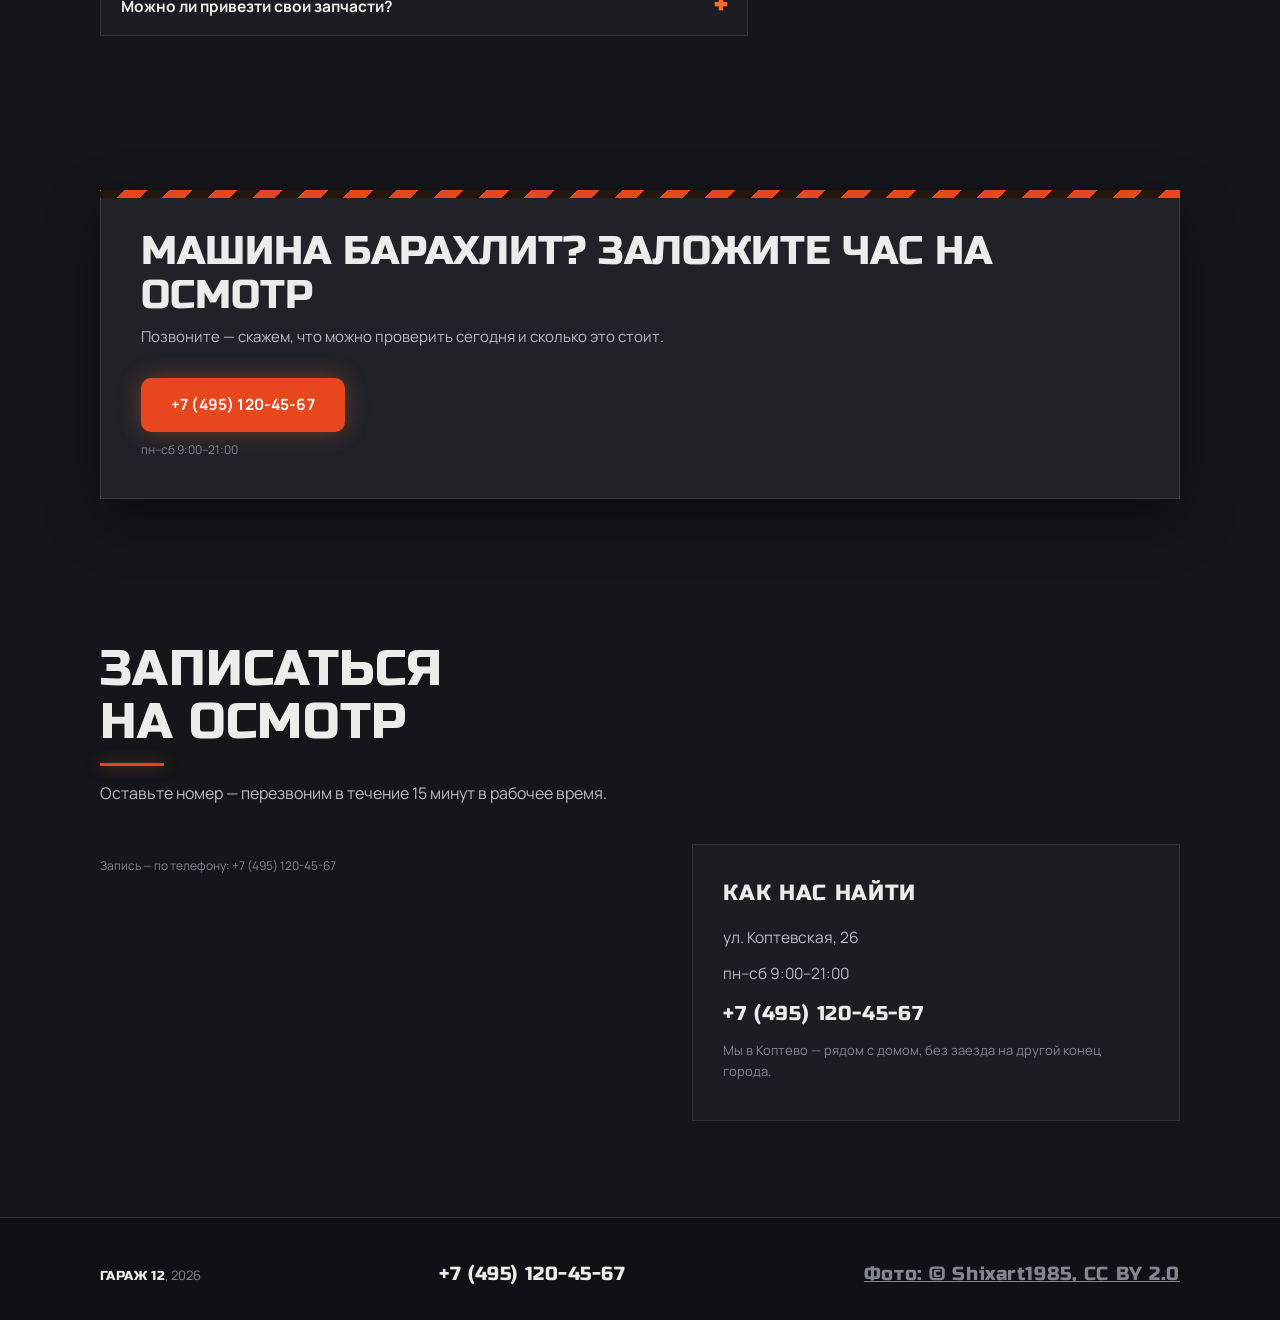
<file: site/motor-plus/index.html>
<!DOCTYPE html>
<html lang="ru">
<head>
<meta charset="UTF-8">
<meta name="viewport" content="width=device-width, initial-scale=1">
<title>{name} — автосервис в {district}</title>
<meta name="description" content="Автосервис в {district}: диагностика, ТО, ремонт ходовой и двигателя. Смета до начала работ, гарантия 12 месяцев. Запись по телефону.">
<link rel="stylesheet" href="fonts.css">
<link rel="icon" href="data:,">
<meta name="robots" content="noindex, nofollow">
<!-- motor-plus | собрано new_demo.py -->
<style>
  :root{
    --bg:#15161A;
    --bg-2:#1B1D22;
    --slab:#202228;
    --ink:#ECEDEB;
    --ink-2:#B7BAC0;
    --steel:#82868F;
    --line:#2E3138;
    --line-2:#3A3E46;
    --accent:#FF6A2B;
    --accent-deep:#E8461D;
    --accent-soft:#2A1B12;
    --disp:"Russo One","Arial Black",sans-serif;
    --sans:"Manrope","Helvetica Neue",Arial,sans-serif;
  }
  *{box-sizing:border-box;margin:0;padding:0}
  html{scroll-behavior:smooth;-webkit-text-size-adjust:100%}
  html,body{overflow-x:clip}
  body{
    background:var(--bg);color:var(--ink);
    font-family:var(--sans);font-size:15.5px;line-height:1.65;
  }
  /* бетонная пыль поверх всей страницы */
  body::before{
    content:"";position:fixed;inset:0;z-index:1;pointer-events:none;opacity:.05;
    background-image:url("data:image/svg+xml,%3Csvg xmlns='http://www.w3.org/2000/svg' width='140' height='140'%3E%3Cfilter id='n'%3E%3CfeTurbulence type='fractalNoise' baseFrequency='0.9' numOctaves='2'/%3E%3C/filter%3E%3Crect width='100%25' height='100%25' filter='url(%23n)'/%3E%3C/svg%3E");
  }
  main,header.top,footer.bottom,.callbar{position:relative;z-index:2}
  a{color:inherit;text-decoration:none}
  .wrap{max-width:1120px;margin:0 auto;padding:0 20px}

  /* ---------- шапка ---------- */
  .top{
    position:sticky;top:0;z-index:20;
    background:rgba(21,22,26,.86);
    -webkit-backdrop-filter:blur(12px);backdrop-filter:blur(12px);
    box-shadow:0 1px 0 var(--line);
  }
  .top .wrap{display:flex;align-items:center;gap:16px;min-height:68px}
  .plate{
    font-family:var(--disp);font-size:16px;letter-spacing:.06em;
    border:2px solid var(--line-2);border-radius:7px;
    padding:6px 10px 4px;line-height:1;white-space:nowrap;color:var(--ink-2);
  }
  .plate i{font-style:normal;color:var(--accent);text-shadow:0 0 12px rgba(255,106,43,.6)}
  .top .who{min-width:0}
  .top .who b{
    display:block;font-family:var(--disp);font-weight:400;font-size:15px;line-height:1.3;
    letter-spacing:.04em;white-space:nowrap;overflow:hidden;text-overflow:ellipsis;
  }
  .top .who span{
    display:block;font-size:12.5px;color:var(--steel);line-height:1.3;
    white-space:nowrap;overflow:hidden;text-overflow:ellipsis;
  }
  .top .contact{margin-left:auto;text-align:right}
  .top .contact a{
    display:block;font-family:var(--disp);font-size:20px;letter-spacing:.04em;line-height:1.15;
    color:var(--ink);
  }
  .top .contact a:hover{color:var(--accent);text-shadow:0 0 14px rgba(255,106,43,.5)}
  .top .contact small{display:block;font-size:11.5px;color:var(--steel);line-height:1.4}
  @media(max-width:479px){
    .plate{display:none}
    .top .contact a{font-size:17px}
  }

  /* ---------- хиро: ворота ангара ---------- */
  .hero{position:relative;isolation:isolate;padding:0}
  .hero .gate{
    position:absolute;inset:0;z-index:-1;overflow:hidden;background:var(--bg-2);
  }
  .hero .gate img{
    width:100%;height:100%;object-fit:cover;display:block;
    filter:grayscale(.35) brightness(.52) contrast(1.15) saturate(1.05);
  }
  .hero .gate::after{
    content:"";position:absolute;inset:0;
    background:
      radial-gradient(90% 70% at 78% 18%, rgba(232,70,29,.18), transparent 60%),
      linear-gradient(180deg, rgba(21,22,26,.72) 0%, rgba(21,22,26,.55) 42%, var(--bg) 96%);
  }
  .hero .wrap{
    padding-top:clamp(72px,10vw,128px);
    padding-bottom:clamp(40px,6vw,72px);
  }
  .kick{
    display:inline-flex;align-items:center;gap:10px;
    font-weight:700;font-size:12.5px;letter-spacing:.02em;
    color:var(--accent);border:1px solid rgba(255,106,43,.4);
    padding:7px 14px;border-radius:999px;margin-bottom:22px;
    background:rgba(42,27,18,.55);
  }
  .kick::before{
    content:"";width:7px;height:7px;border-radius:50%;background:var(--accent);
    box-shadow:0 0 10px rgba(255,106,43,.9),0 0 2px rgba(255,106,43,1);
    animation:pulse 2.4s ease-in-out infinite;
  }
  @keyframes pulse{50%{opacity:.45}}
  .hero h1{
    font-family:var(--disp);font-weight:400;
    font-size:clamp(38px,6.8vw,84px);line-height:1.02;letter-spacing:.005em;
    text-wrap:balance;text-transform:uppercase;max-width:14ch;
    text-shadow:0 2px 30px rgba(0,0,0,.55);
  }
  .hero p.sub{
    margin-top:20px;max-width:52ch;font-size:16.5px;color:var(--ink-2);
  }
  .hero .acts{display:flex;gap:12px;flex-wrap:wrap;margin-top:30px}
  .btn{
    display:inline-flex;align-items:center;justify-content:center;gap:8px;
    min-height:54px;padding:13px 28px;border-radius:10px;
    font:700 15.5px/1 var(--sans);cursor:pointer;
    border:2px solid transparent;letter-spacing:.01em;
    transition:transform .15s,box-shadow .15s,background .12s,color .12s,border-color .12s;
  }
  .btn.primary{
    background:var(--accent-deep);color:#fff;
    box-shadow:0 0 0 1px rgba(255,106,43,.35),0 8px 28px rgba(232,70,29,.38);
  }
  .btn.primary:hover{
    background:var(--accent);transform:translateY(-2px);
    box-shadow:0 0 24px rgba(255,106,43,.45),0 12px 30px rgba(232,70,29,.42);
  }
  .btn.ghost{background:rgba(32,34,40,.7);border-color:var(--line-2);color:var(--ink)}
  .btn.ghost:hover{border-color:var(--accent);color:var(--accent);transform:translateY(-2px)}

  .facts{
    display:grid;grid-template-columns:repeat(4,auto);gap:8px 0;
    margin-top:44px;border-top:1px solid var(--line-2);max-width:100%;
  }
  .fact{padding:18px 26px 0 0;margin-right:26px;border-right:1px solid var(--line)}
  .fact:last-child{border-right:0;margin-right:0}
  .fact b{
    display:block;font-family:var(--disp);font-weight:400;
    font-size:30px;line-height:1.05;letter-spacing:.02em;color:var(--ink);
  }
  .fact b i{font-style:normal;color:var(--accent);text-shadow:0 0 16px rgba(255,106,43,.55)}
  .fact span{display:block;margin-top:4px;font-size:12px;color:var(--steel);white-space:nowrap}
  @media(max-width:760px){
    .facts{grid-template-columns:1fr 1fr;gap:0}
    .fact{margin-right:0;padding-right:16px}
    .fact:nth-child(2n){border-right:0;padding-left:16px}
    .fact:nth-child(1),.fact:nth-child(2){border-bottom:1px solid var(--line);padding-bottom:16px}
    .fact:nth-child(n+3){padding-top:14px}
    .fact:nth-child(2n) span{white-space:normal}
  }

  /* ---------- контентные секции ---------- */
  section.block{padding:72px 0}
  .sec-head{margin-bottom:38px;max-width:60ch}
  .sec-head h2{
    font-family:var(--disp);font-weight:400;
    font-size:clamp(30px,4.4vw,50px);line-height:1.06;letter-spacing:.005em;
    text-wrap:balance;text-transform:uppercase;
  }
  .sec-head h2::after{
    content:"";display:block;width:64px;height:3px;margin-top:14px;
    background:var(--accent-deep);box-shadow:0 0 14px rgba(255,106,43,.5);
  }
  .sec-head p{margin-top:14px;color:var(--ink-2);font-size:16px}

  /* прайс: сменное табло */
  .price{
    border-top:2px solid var(--line-2);
  }
  .price-head{
    display:flex;justify-content:space-between;align-items:baseline;gap:16px;
    padding:10px 2px 12px;border-bottom:1px solid var(--line-2);
    font-size:11.5px;font-weight:800;letter-spacing:.14em;color:var(--steel);
  }
  .pgrid{
    display:grid;grid-auto-flow:column;grid-template-rows:repeat(4,auto);column-gap:72px;
  }
  .prow{
    display:flex;align-items:baseline;justify-content:space-between;gap:18px;
    padding:15px 2px 14px;border-bottom:1px solid var(--line);
    transition:background .12s;
  }
  .prow:nth-child(4){border-bottom-color:var(--line-2)}
  .prow:last-child{border-bottom:0}
  .prow:hover{background:rgba(255,106,43,.05)}
  .prow span{color:var(--ink-2)}
  .prow b{
    font-family:var(--disp);font-weight:400;font-size:21px;
    letter-spacing:.03em;white-space:nowrap;color:var(--ink);
  }
  .prow b em{font-style:normal;color:var(--accent)}
  .price-note{margin-top:18px;font-size:13px;color:var(--steel)}

  /* шаги: одна линия потока, не карточки */
  .steps{
    position:relative;
    display:grid;grid-template-columns:repeat(4,1fr);gap:26px;
    padding-top:34px;
  }
  .steps::before{
    content:"";position:absolute;top:8px;left:0;right:0;height:2px;
    background:repeating-linear-gradient(90deg,var(--line-2) 0 10px,transparent 10px 18px);
  }
  .step{position:relative}
  .step::before{
    content:"";position:absolute;top:-30px;left:2px;
    width:12px;height:12px;border-radius:50%;
    background:var(--accent-deep);
    box-shadow:0 0 12px rgba(255,106,43,.8);
  }
  .step .num{
    display:block;font-family:var(--disp);font-weight:400;font-size:52px;line-height:1;
    color:transparent;-webkit-text-stroke:1.5px rgba(255,106,43,.55);
  }
  @supports not (-webkit-text-stroke:1px #000){
    .step .num{color:rgba(255,106,43,.35)}
  }
  .step b{display:block;margin-top:12px;font-size:16px;color:var(--ink)}
  .step p{margin-top:7px;font-size:13.5px;color:var(--steel)}

  /* галерея: цех в темноте */
  .shots{
    display:grid;grid-template-columns:1.35fr 1fr;grid-template-rows:repeat(2,250px);gap:16px;
  }
  .shot{
    position:relative;overflow:hidden;background:var(--bg-2);
    border:1px solid var(--line);
  }
  .shot:first-child{grid-row:1/3}
  .shot img{
    display:block;width:100%;height:100%;object-fit:cover;
    filter:grayscale(.5) brightness(.62) contrast(1.2);
    transition:transform .4s ease,filter .3s ease;
  }
  .shot:hover img{transform:scale(1.04);filter:grayscale(.15) brightness(.78) contrast(1.15)}
  .shot::after{
    content:"";position:absolute;inset:0;pointer-events:none;
    background:linear-gradient(180deg,transparent 45%,rgba(21,22,26,.88));
  }
  .shot figcaption{
    position:absolute;left:18px;bottom:14px;z-index:1;
    font-family:var(--disp);font-size:15px;letter-spacing:.05em;color:var(--ink);
    padding-left:14px;border-left:3px solid var(--accent);
  }

  /* cta-полоса: бетонная плита с сигнальной кромкой */
  .cta-band{
    position:relative;background:var(--slab);
    border:1px solid var(--line-2);
    padding:38px 40px;
    display:flex;align-items:center;justify-content:space-between;gap:28px;flex-wrap:wrap;
    box-shadow:0 20px 50px rgba(0,0,0,.45);
  }
  .cta-band::before{
    content:"";position:absolute;top:-1px;left:-1px;right:-1px;height:8px;
    background:repeating-linear-gradient(-45deg,var(--accent-deep) 0 16px,#26150C 16px 32px);
  }
  .cta-band h2{
    font-family:var(--disp);font-weight:400;
    font-size:clamp(26px,3.6vw,40px);line-height:1.1;text-transform:uppercase;
  }
  .cta-band p{margin-top:8px;color:var(--ink-2);font-size:15px}
  .cta-band .btn{background:var(--accent-deep);color:#fff;box-shadow:0 0 22px rgba(255,106,43,.35)}
  .cta-band .btn:hover{background:var(--accent);transform:translateY(-2px)}
  .cta-band small{display:block;margin-top:8px;font-size:12px;color:var(--steel)}

  /* почему нам: реестр, не карточки */
  .why{border-top:2px solid var(--line-2)}
  .why > div{
    display:grid;grid-template-columns:72px 1fr;gap:20px;align-items:start;
    padding:24px 2px;border-bottom:1px solid var(--line);
  }
  .why .idx{
    font-family:var(--disp);font-size:26px;line-height:1.15;color:var(--accent);
    text-shadow:0 0 14px rgba(255,106,43,.4);
  }
  .why b{display:block;font-size:16.5px;line-height:1.35;color:var(--ink)}
  .why p{margin-top:7px;font-size:14.5px;color:var(--ink-2)}
  @media(min-width:761px){
    .why{display:grid;grid-template-columns:1fr 1fr;column-gap:56px}
    .why > div:nth-child(odd){border-right:1px solid var(--line);padding-right:28px}
    .why > div:nth-child(even){padding-left:28px}
    .why > div:nth-child(n+3){border-bottom:0}
    .why > div:nth-child(2){border-bottom:1px solid var(--line)}
  }

  /* отзывы: крупная цитата + две поменьше */
  .reviews{display:grid;grid-template-columns:1.15fr 1fr;gap:16px}
  .review{
    position:relative;background:var(--bg-2);border:1px solid var(--line);
    padding:24px 24px 20px;
  }
  .review::before{
    content:"”";position:absolute;top:-6px;right:16px;
    font-family:var(--disp);font-size:64px;line-height:1;color:var(--accent);
    opacity:.85;text-shadow:0 0 18px rgba(255,106,43,.45);
  }
  .review p{font-size:14.5px;color:var(--ink-2);position:relative;max-width:52ch}
  .review footer{margin-top:14px;font-size:13px;color:var(--steel)}
  .review footer b{color:var(--ink)}
  .review.lead{
    grid-row:1/3;
    display:flex;flex-direction:column;justify-content:center;
    border-left:3px solid var(--accent);
  }
  .review.lead p{font-size:19px;line-height:1.55;color:var(--ink)}

  /* FAQ */
  .faq{max-width:72ch}
  .faq details{
    background:var(--bg-2);border:1px solid var(--line);
    padding:0 20px;margin-bottom:10px;
  }
  .faq details[open]{border-color:rgba(255,106,43,.4)}
  .faq summary{
    display:flex;justify-content:space-between;align-items:center;gap:14px;
    padding:16px 0;font-weight:700;font-size:15.5px;cursor:pointer;list-style:none;
    color:var(--ink);
  }
  .faq summary::-webkit-details-marker{display:none}
  .faq summary::after{
    content:"+";font-family:var(--disp);font-size:24px;line-height:1;color:var(--accent);
    transition:transform .15s;
  }
  .faq details[open] summary::after{content:"–"}
  .faq details p{padding:0 0 16px;max-width:64ch;color:var(--ink-2)}

  /* ---------- запись и контакты ---------- */
  .entry{display:grid;grid-template-columns:1.08fr .92fr;gap:20px;align-items:start}
  .card{
    background:var(--bg-2);border:1px solid var(--line);
    padding:30px 30px 28px;
  }
  .field{margin-bottom:14px}
  .field label{display:block;font-weight:700;font-size:13.5px;margin-bottom:6px;color:var(--ink)}
  .field label i{font-style:normal;color:var(--accent)}
  .field input,.field textarea{
    width:100%;background:#141519;border:1.5px solid var(--line-2);border-radius:8px;
    padding:12px 14px;font:inherit;color:var(--ink);
    transition:border-color .12s,box-shadow .12s;
  }
  .field input::placeholder,.field textarea::placeholder{color:#6A6E77}
  .field input:focus,.field textarea:focus{
    outline:none;border-color:var(--accent);
    box-shadow:0 0 0 3px rgba(255,106,43,.18),0 0 18px rgba(255,106,43,.15);
  }
  .field textarea{resize:vertical}
  .field input[aria-invalid="true"]{border-color:var(--accent-deep)}
  .err{margin-top:6px;font-size:13px;color:var(--accent)}
  .ok{
    margin:0 0 14px;background:var(--accent-soft);
    border:1px solid rgba(255,106,43,.35);
    border-radius:8px;padding:12px 16px;font-weight:700;color:var(--accent);
  }
  .fine{margin-top:12px;font-size:12px;color:var(--steel)}
  .btn[disabled]{opacity:.55;cursor:default;transform:none!important}
  .find b{
    display:block;font-family:var(--disp);font-weight:400;font-size:22px;
    letter-spacing:.03em;text-transform:uppercase;margin-bottom:14px;
  }
  .find p{margin-bottom:10px;color:var(--ink-2)}
  .find a{
    font-family:var(--disp);font-size:20px;letter-spacing:.04em;color:var(--ink);
  }
  .find a:hover{color:var(--accent);text-shadow:0 0 14px rgba(255,106,43,.5)}
  .find .muted{font-size:13px;color:var(--steel)}

  /* ---------- футер ---------- */
  .bottom{
    margin-top:24px;border-top:1px solid var(--line);
    background:#101115;color:var(--steel);padding:30px 0;
  }
  .bottom .wrap{
    display:flex;justify-content:space-between;align-items:baseline;
    gap:12px;flex-wrap:wrap;font-size:13px;
  }
  .bottom b{color:var(--ink);font-family:var(--disp);font-weight:400;letter-spacing:.03em}
  .bottom a{font-family:var(--disp);font-size:19px;letter-spacing:.03em;color:var(--ink)}
  .bottom a:hover{color:var(--accent)}

  /* фиксированная кнопка звонка — только на узких экранах */
  .callbar{
    display:none;position:fixed;bottom:0;left:0;right:0;z-index:10;
    min-height:56px;align-items:center;justify-content:center;
    background:var(--accent-deep);color:#fff;
    font:700 16px/1 var(--sans);letter-spacing:.02em;text-align:center;
    box-shadow:0 -10px 30px rgba(0,0,0,.5),0 -2px 0 rgba(255,106,43,.4);
  }

  @media(max-width:960px){
    .shots{grid-template-columns:1fr 1fr;grid-template-rows:repeat(2,210px)}
    .pgrid{column-gap:40px}
    .steps{grid-template-columns:1fr 1fr;gap:28px 20px}
  }
  @media(max-width:760px){
    .price-head{display:none}
    .pgrid{grid-auto-flow:row}
    .prow:nth-child(4){border-bottom:1px solid var(--line-2)}
    .steps{grid-template-columns:1fr 1fr}
    .reviews{grid-template-columns:1fr}
    .review.lead{grid-row:auto}
    .entry{grid-template-columns:1fr}
    .cta-band{padding:28px 24px}
    section.block{padding:48px 0}
  }
  @media(max-width:699px){
    .callbar{display:flex}
    body{padding-bottom:56px}
  }
  @media(max-width:479px){
    .steps{grid-template-columns:1fr}
    .shots{grid-template-columns:1fr;grid-template-rows:repeat(3,200px)}
    .shot:first-child{grid-row:auto}
    .fact{padding-right:8px}
  }

  a:focus-visible,button:focus-visible,input:focus-visible,textarea:focus-visible,summary:focus-visible{
    outline:3px solid var(--accent);outline-offset:2px;
  }
  section[id]{scroll-margin-top:88px}
  @media (prefers-reduced-motion: reduce){
    *{transition:none!important;animation:none!important}
    html{scroll-behavior:auto}
  }
  /* honeypot: невидимое поле для ботов */
  .hp{position:absolute;left:-9999px;top:auto;width:1px;height:1px;overflow:hidden}
  .credit{display:block;margin-top:10px;font-size:12px;color:var(--steel)}
  .credit a{color:var(--steel);text-decoration:underline}
</style>
</head>
<body>

<header class="top">
  <div class="wrap">
    <div class="plate" aria-hidden="true"><i>77</i> RUS</div>
    <div class="who">
      <b data-field="name">ГАРАЖ 12</b>
      <span>автосервис · <span data-field="district">Коптево</span></span>
    </div>
    <div class="contact">
      <a href="tel:+74951204567" data-field="phone">+7 (495) 120-45-67</a>
      <small data-field="hours">пн–сб 9:00–21:00</small>
    </div>
  </div>
</header>

<main>
  <section class="hero">
    <div class="gate" aria-hidden="true">
      <img src="img/hero.jpg" alt="" width="1600" height="1000">
    </div>
    <div class="wrap">
      <p class="kick">Смена открыта · запись на сегодня и завтра</p>
      <h1>Честный ремонт без звёздочек в счёте</h1>
      <p class="sub">
        Диагностика — 1 000 ₽, смета и цена — до начала работ. Гарантия 12 месяцев
        в договоре. Свои запчасти — можно, только скажите заранее.
      </p>
      <div class="acts">
        <a class="btn primary" href="#entry">Записаться на осмотр</a>
        <a class="btn ghost" href="tel:+74951204567" data-field="phone">+7 (495) 120-45-67</a>
      </div>
      <dl class="facts">
        <div class="fact"><b>11</b><span>лет на этом месте</span></div>
        <div class="fact"><b><i>400+</i></b><span>машин в месяц</span></div>
        <div class="fact"><b>12 мес</b><span>гарантии</span></div>
        <div class="fact"><b>4,9</b><span>на Яндекс.Картах</span></div>
      </dl>
    </div>
  </section>

  <section class="block" id="price">
    <div class="wrap">
      <div class="sec-head">
        <h2>Табло цен</h2>
        <p>Точную цену скажем после осмотра, до начала работ. Ниже — от чего считаем.</p>
      </div>
      <div class="price">
        <div class="price-head"><span>Работа</span><span>Стоимость</span></div>
        <div class="pgrid">
                    <div class="prow"><span>ТО (масло, фильтры, осмотр)</span><b>от 3 500 ₽</b></div>
          <div class="prow"><span>Диагностика</span><b>1 000 ₽</b></div>
          <div class="prow"><span>Ходовая</span><b>от 2 500 ₽</b></div>
          <div class="prow"><span>Тормоза</span><b>от 2 000 ₽</b></div>
          <div class="prow"><span>Двигатель</span><b>от 5 000 ₽</b></div>
          <div class="prow"><span>Коробка</span><b>от 6 000 ₽</b></div>
          <div class="prow"><span>Кондиционер</span><b>от 1 500 ₽</b></div>
          <div class="prow"><span>Шиномонтаж</span><b>от 1 800 ₽</b></div>
        </div>
      </div>
      <p class="price-note">«От» — потому что цена зависит от машины и износа. Итог согласуем до начала работ.</p>
    </div>
  </section>

  <section class="block" id="how">
    <div class="wrap">
      <div class="sec-head">
        <h2>От звонка до выдачи</h2>
        <p>Четыре шага, без сюрпризов посередине.</p>
      </div>
      <div class="steps">
        <div class="step">
          <span class="num">01</span>
          <b>Запись</b>
          <p>Звонок или форма на сайте. Скажете модель и что беспокоит — подскажем, сколько займёт осмотр.</p>
        </div>
        <div class="step">
          <span class="num">02</span>
          <b>Диагностика и смета</b>
          <p>Смотрим машину и называем цену и список работ до начала ремонта. Без осмотра цену не называем.</p>
        </div>
        <div class="step">
          <span class="num">03</span>
          <b>Согласование</b>
          <p>Смету правим только с вашего согласия. Нашли что-то ещё — звоним, а не молча меняем.</p>
        </div>
        <div class="step">
          <span class="num">04</span>
          <b>Ремонт с гарантией</b>
          <p>Делаем, выдаём заказ-наряд и гарантию 12 месяцев в договоре.</p>
        </div>
      </div>
    </div>
  </section>

  <section class="block" id="gallery">
    <div class="wrap">
      <div class="sec-head">
        <h2>Цех изнутри</h2>
        <p>Посты для ходовой, двигателя и ТО — работа идёт на виду, машину можно навестить.</p>
      </div>
      <div class="shots">
        <figure class="shot">
          <img src="img/g1.jpg" alt="Цех с подъёмником и машинами" loading="lazy">
          <figcaption>Подъёмники и посты</figcaption>
        </figure>
        <figure class="shot">
          <img src="img/g2.jpg" alt="Осмотр двигателя под капотом" loading="lazy">
          <figcaption>Двигатель и диагностика</figcaption>
        </figure>
        <figure class="shot">
          <img src="img/g3.jpg" alt="Разобранная машина на подъёмнике" loading="lazy">
          <figcaption>Ходовая и ремонт</figcaption>
        </figure>
      </div>
    </div>
  </section>

  <section class="block" id="why">
    <div class="wrap">
      <div class="sec-head">
        <h2>Почему нам доверяют машину</h2>
      </div>
      <div class="why">
        <div>
          <span class="idx">01</span>
          <div>
            <b>Гарантия 12 месяцев — в договоре</b>
            <p>Не «на словах», а в заказ-наряде: если что-то пошло не так по нашей вине — переделываем за свой счёт.</p>
          </div>
        </div>
        <div>
          <span class="idx">02</span>
          <div>
            <b>Мастера со стажем от 5 лет</b>
            <p>Работу ведёт тот, кто её оценивал, — без передачи машины между руками.</p>
          </div>
        </div>
        <div>
          <span class="idx">03</span>
          <div>
            <b>Запчасти можно свои</b>
            <p>Не теряете гарантию на работу и не платите наценку. Только скажите заранее — учтём в смете.</p>
          </div>
        </div>
        <div>
          <span class="idx">04</span>
          <div>
            <b>Смета до начала работ</b>
            <p>«Вскрыли — стало дороже» — не наш жанр. Дороже может стать только после звонка вам.</p>
          </div>
        </div>
      </div>
    </div>
  </section>

  <section class="block" id="reviews">
    <div class="wrap">
      <div class="sec-head">
        <h2>Что говорят клиенты</h2>
      </div>
      <div class="reviews">
                <article class="review lead">
          <p>«Смета совпала с чеком рубль в рубль. Ходовую сделали за день.»</p>
          <footer>Игорь, Kia Rio, на Яндекс.Картах</footer>
        </article>
        <article class="review">
          <p>«Записали на завтра, к обеду уже позвонили с итогом.»</p>
          <footer>Марина, Volkswagen Polo, на Яндекс.Картах</footer>
        </article>
        <article class="review">
          <p>«Привозил свои запчасти — поставили без вопросов и наценки.»</p>
          <footer>Сергей, Toyota Camry, на Яндекс.Картах</footer>
        </article>
      </div>
    </div>
  </section>

  <section class="block" id="faq">
    <div class="wrap">
      <div class="sec-head">
        <h2>Частые вопросы</h2>
      </div>
      <div class="faq">
        <details>
          <summary>Как записаться?</summary>
          <p>Позвоните или оставьте номер в форме ниже — перезвоним в течение 15 минут в рабочее время и подберём удобный слот.</p>
        </details>
        <details>
          <summary>Даёте ли гарантию?</summary>
          <p>12 месяцев на работы, прописано в заказ-наряде. На запчасти действует гарантия производителя.</p>
        </details>
        <details>
          <summary>Можно ли привезти свои запчасти?</summary>
          <p>Да. Скажите заранее, чтобы мы учли это в смете. Наценку за «чужие» запчасти не берём.</p>
        </details>
        <details>
          <summary>Как считается стоимость?</summary>
          <p>Диагностика — 1 000 ₽. Дальше смета по прайсу и результатам осмотра. До вашего согласования — ни одной работы.</p>
        </details>
        <details>
          <summary>Что если ремонт затянется?</summary>
          <p>Срок называем до начала работ. Если сдвигаем — предупреждаем и объясняем причину, а не «созвонимся позже».</p>
        </details>
                <details>
          <summary>Есть ли гарантия на работы?</summary>
          <p>12 месяцев на работы, прописано в заказ-наряде.</p>
        </details>
        <details>
          <summary>Можно ли привезти свои запчасти?</summary>
          <p>Да, скажите заранее — учтём в смете.</p>
        </details>
      </div>
    </div>
  </section>

  <section class="block" id="call">
    <div class="wrap">
      <div class="cta-band">
        <div>
          <h2>Машина барахлит? Заложите час на осмотр</h2>
          <p>Позвоните — скажем, что можно проверить сегодня и сколько это стоит.</p>
        </div>
        <div>
          <a class="btn" href="tel:+74951204567" data-field="phone">+7 (495) 120-45-67</a>
          <small data-field="hours">пн–сб 9:00–21:00</small>
        </div>
      </div>
    </div>
  </section>

  <section class="block" id="entry">
    <div class="wrap">
      <div class="sec-head">
        <h2>Записаться на осмотр</h2>
        <p>Оставьте номер — перезвоним в течение 15 минут в рабочее время.</p>
      </div>
      <div class="entry">
        <form class="card" id="entry-form" novalidate data-slug="motor-plus" data-endpoint="">
          <div class="hp" aria-hidden="true">
            <label for="f-company">Компания</label>
            <input id="f-company" name="company" type="text" tabindex="-1" autocomplete="off">
          </div>
          <div class="field">
            <label for="f-phone">Телефон <i aria-hidden="true">*</i></label>
            <input id="f-phone" name="phone" type="tel" autocomplete="tel" placeholder="+7 900 000-00-00">
            <p class="err" id="f-phone-err" hidden></p>
          </div>
          <div class="field">
            <label for="f-name">Имя</label>
            <input id="f-name" name="name" type="text" autocomplete="name" placeholder="Как к вам обращаться">
          </div>
          <div class="field">
            <label for="f-car">Машина</label>
            <input id="f-car" name="car" type="text" placeholder="Марка, модель, год">
          </div>
          <div class="field">
            <label for="f-issue">Что беспокоит</label>
            <textarea id="f-issue" name="issue" rows="3" placeholder="Стук при торможении, скрип, течь…"></textarea>
          </div>
          <p class="ok" id="entry-ok" hidden>Заявка принята, перезвоним в течение 15 минут.</p>
          <p class="err" id="entry-err" hidden role="alert"></p>
          <button class="btn primary" id="entry-btn" type="submit">Записаться</button>
          <p class="fine">Нажимая кнопку, вы соглашаетесь на звонок по указанному номеру. Ничего лишнего не присылаем.</p>
        </form>
        <div class="card find">
          <b>Как нас найти</b>
          <p data-field="address">ул. Коптевская, 26</p>
          <p><span data-field="hours">пн–сб 9:00–21:00</span></p>
          <p><a data-field="phone" href="tel:+74951204567">+7 (495) 120-45-67</a></p>
          <p class="muted">Мы в <span data-field="district">Коптево</span> — рядом с домом, без заезда на другой конец города.</p>
        </div>
      </div>
    </div>
  </section>
</main>

<footer class="bottom">
  <div class="wrap">
    <span><b data-field="name">ГАРАЖ 12</b>, <span id="year">2026</span></span>
    <a data-field="phone" href="tel:+74951204567">+7 (495) 120-45-67</a>
    <span class="credit"><a href="https://commons.wikimedia.org/wiki/File:Car_mechanic_worker_repairing_suspension_of_lifted_automobile_at_auto_repair_garage_shop.jpg" rel="nofollow noopener" target="_blank">Фото: © Shixart1985, CC BY 2.0</a></span>
  </div>
</footer>

<a class="callbar" href="tel:+74951204567">Позвонить</a>

<script src="config.js"></script>
<script src="app.js"></script>
</body>
</html>
</file>
<file: _templates/beauty/style.css>
/* =============================================================================
   ÉLÉGANCE — универсальный шаблон сайта салона красоты
   Quiet Luxury + Editorial
   -----------------------------------------------------------------------------
   1. Шрифты          6. Hero            11. Отзывы
   2. Токены          7. О салоне        12. Запись
   3. Сброс           8. Услуги          13. Контакты
   4. Утилиты         9. Преимущества    14. Подвал
   5. Шапка          10. Мастера/Галерея  15. Адаптив
   ========================================================================== */

/* -------------------------------------------------------------------------- */
/*  1. ШРИФТЫ                                                                  */
/* -------------------------------------------------------------------------- */

@font-face {
  font-family: 'Prata';
  font-style: normal;
  font-weight: 400;
  font-display: swap;
  src: url('assets/fonts/prata-cyrillic-ext.woff2') format('woff2');
  unicode-range: U+0460-052F, U+1C80-1C8A, U+20B4, U+2DE0-2DFF, U+A640-A69F, U+FE2E-FE2F;
}
@font-face {
  font-family: 'Prata';
  font-style: normal;
  font-weight: 400;
  font-display: swap;
  src: url('assets/fonts/prata-cyrillic.woff2') format('woff2');
  unicode-range: U+0301, U+0400-045F, U+0490-0491, U+04B0-04B1, U+2116;
}
@font-face {
  font-family: 'Prata';
  font-style: normal;
  font-weight: 400;
  font-display: swap;
  src: url('assets/fonts/prata-latin.woff2') format('woff2');
  unicode-range: U+0000-00FF, U+0131, U+0152-0153, U+02BB-02BC, U+02C6, U+02DA, U+02DC, U+0304, U+0308, U+0329, U+2000-206F, U+20AC, U+2122, U+2191, U+2193, U+2212, U+2215, U+FEFF, U+FFFD;
}

@font-face {
  font-family: 'Cormorant Garamond';
  font-style: italic;
  font-weight: 300 500;
  font-display: swap;
  src: url('assets/fonts/cormorant-garamond-italic-cyrillic-ext.woff2') format('woff2');
  unicode-range: U+0460-052F, U+1C80-1C8A, U+20B4, U+2DE0-2DFF, U+A640-A69F, U+FE2E-FE2F;
}
@font-face {
  font-family: 'Cormorant Garamond';
  font-style: italic;
  font-weight: 300 500;
  font-display: swap;
  src: url('assets/fonts/cormorant-garamond-italic-cyrillic.woff2') format('woff2');
  unicode-range: U+0301, U+0400-045F, U+0490-0491, U+04B0-04B1, U+2116;
}
@font-face {
  font-family: 'Cormorant Garamond';
  font-style: italic;
  font-weight: 300 500;
  font-display: swap;
  src: url('assets/fonts/cormorant-garamond-italic-latin-ext.woff2') format('woff2');
  unicode-range: U+0100-02BA, U+02BD-02C5, U+02C7-02CC, U+02CE-02D7, U+02DD-02FF, U+0304, U+0308, U+0329, U+1D00-1DBF, U+1E00-1E9F, U+1EF2-1EFF, U+2020, U+20A0-20AB, U+20AD-20C0, U+2113, U+2C60-2C7F, U+A720-A7FF;
}
@font-face {
  font-family: 'Cormorant Garamond';
  font-style: italic;
  font-weight: 300 500;
  font-display: swap;
  src: url('assets/fonts/cormorant-garamond-italic-latin.woff2') format('woff2');
  unicode-range: U+0000-00FF, U+0131, U+0152-0153, U+02BB-02BC, U+02C6, U+02DA, U+02DC, U+0304, U+0308, U+0329, U+2000-206F, U+20AC, U+2122, U+2191, U+2193, U+2212, U+2215, U+FEFF, U+FFFD;
}

@font-face {
  font-family: 'Inter';
  font-style: normal;
  font-weight: 300 600;
  font-display: swap;
  src: url('assets/fonts/inter-cyrillic-ext.woff2') format('woff2');
  unicode-range: U+0460-052F, U+1C80-1C8A, U+20B4, U+2DE0-2DFF, U+A640-A69F, U+FE2E-FE2F;
}
@font-face {
  font-family: 'Inter';
  font-style: normal;
  font-weight: 300 600;
  font-display: swap;
  src: url('assets/fonts/inter-cyrillic.woff2') format('woff2');
  unicode-range: U+0301, U+0400-045F, U+0490-0491, U+04B0-04B1, U+2116;
}
@font-face {
  font-family: 'Inter';
  font-style: normal;
  font-weight: 300 600;
  font-display: swap;
  src: url('assets/fonts/inter-latin-ext.woff2') format('woff2');
  unicode-range: U+0100-02BA, U+02BD-02C5, U+02C7-02CC, U+02CE-02D7, U+02DD-02FF, U+0304, U+0308, U+0329, U+1D00-1DBF, U+1E00-1E9F, U+1EF2-1EFF, U+2020, U+20A0-20AB, U+20AD-20C0, U+2113, U+2C60-2C7F, U+A720-A7FF;
}
@font-face {
  font-family: 'Inter';
  font-style: normal;
  font-weight: 300 600;
  font-display: swap;
  src: url('assets/fonts/inter-latin.woff2') format('woff2');
  unicode-range: U+0000-00FF, U+0131, U+0152-0153, U+02BB-02BC, U+02C6, U+02DA, U+02DC, U+0304, U+0308, U+0329, U+2000-206F, U+20AC, U+2122, U+2191, U+2193, U+2212, U+2215, U+FEFF, U+FFFD;
}

/* -------------------------------------------------------------------------- */
/*  2. ТОКЕНЫ                                                                  */
/* -------------------------------------------------------------------------- */

:root {
  /* Палитра */
  --milk: #F6F2EC;
  --paper: #FBF8F3;
  --graphite: #252421;
  --gold: #B49A72;
  --gold-deep: #7A6544;
  --gold-on-dark: #C2B08F;
  --sand: #E5DACA;
  --ink: #252421;
  --ink-60: #5A554F;
  --ink-40: #6E675E;
  --line: rgba(37, 36, 33, 0.16);
  --line-soft: rgba(37, 36, 33, 0.08);
  --line-light: rgba(246, 242, 236, 0.16);

  /* Типографика */
  --serif: 'Prata', 'Times New Roman', Georgia, serif;
  --serif-italic: 'Cormorant Garamond', 'Prata', Georgia, serif;
  --sans: 'Inter', -apple-system, BlinkMacSystemFont, 'Segoe UI', Roboto, Arial, sans-serif;

  /* Сетка */
  --container: 1320px;
  --gutter: clamp(20px, 4.6vw, 64px);
  --section-y: clamp(72px, 9.5vw, 156px);

  /* Ритм */
  --radius: 2px;
  --ease: cubic-bezier(0.22, 0.61, 0.36, 1);
  --ease-out: cubic-bezier(0.16, 1, 0.3, 1);
  --header-h: 84px;

  /* Тени */
  --shadow-soft: 0 24px 60px -32px rgba(37, 36, 33, 0.28);
  --shadow-card: 0 40px 90px -50px rgba(37, 36, 33, 0.45);
}

/* -------------------------------------------------------------------------- */
/*  3. СБРОС                                                                   */
/* -------------------------------------------------------------------------- */

*,
*::before,
*::after { box-sizing: border-box; }

html {
  -webkit-text-size-adjust: 100%;
  scroll-behavior: smooth;
  scroll-padding-top: calc(var(--header-h) + 16px);
}

body {
  margin: 0;
  background: var(--milk);
  color: var(--ink);
  font-family: var(--sans);
  font-size: clamp(15px, 0.55vw + 13.4px, 16.5px);
  font-weight: 400;
  line-height: 1.68;
  letter-spacing: 0.005em;
  -webkit-font-smoothing: antialiased;
  -moz-osx-font-smoothing: grayscale;
  overflow-x: hidden;
}

body.is-locked { overflow: hidden; }

h1, h2, h3, h4, h5, h6, p, figure, blockquote, dl, dd, ul, ol {
  margin: 0;
  padding: 0;
}

ul, ol { list-style: none; }

img, svg { display: block; max-width: 100%; }

img { height: auto; border: 0; }

a { color: inherit; text-decoration: none; }

button {
  font: inherit;
  color: inherit;
  background: none;
  border: 0;
  padding: 0;
  cursor: pointer;
  -webkit-appearance: none;
  appearance: none;
}

input, select, textarea {
  font: inherit;
  color: inherit;
  background: none;
  border: 0;
  border-radius: 0;
  margin: 0;
  -webkit-appearance: none;
  appearance: none;
}

input:focus-visible,
select:focus-visible,
button:focus-visible,
a:focus-visible {
  outline: 1px solid var(--gold);
  outline-offset: 3px;
}

::selection {
  background: var(--gold);
  color: var(--paper);
}

[hidden] { display: none !important; }

/* -------------------------------------------------------------------------- */
/*  4. УТИЛИТЫ                                                                 */
/* -------------------------------------------------------------------------- */

.container {
  width: 100%;
  max-width: var(--container);
  margin: 0 auto;
  padding-inline: var(--gutter);
}

.section {
  position: relative;
  padding-block: var(--section-y);
}

.section--paper { background: var(--paper); }

.anchor {
  display: block;
  position: relative;
  top: calc(-1 * var(--header-h));
  visibility: hidden;
}

.skip-link {
  position: fixed;
  top: 12px;
  left: 12px;
  z-index: 200;
  padding: 12px 20px;
  background: var(--graphite);
  color: var(--paper);
  font-size: 13px;
  letter-spacing: 0.08em;
  text-transform: uppercase;
  transform: translateY(-160%);
  transition: transform 0.3s var(--ease);
}

.skip-link:focus { transform: translateY(0); }

/* Тонкая зернистость поверх фона — глубина без «дешёвых» градиентов */
.grain {
  position: fixed;
  inset: 0;
  z-index: 3;
  pointer-events: none;
  opacity: 0.32;
  mix-blend-mode: multiply;
  background-image: url("data:image/svg+xml;charset=utf-8,%3Csvg xmlns='http://www.w3.org/2000/svg' width='140' height='140'%3E%3Cfilter id='n'%3E%3CfeTurbulence type='fractalNoise' baseFrequency='0.9' numOctaves='3' stitchTiles='stitch'/%3E%3CfeColorMatrix type='saturate' values='0'/%3E%3C/filter%3E%3Crect width='140' height='140' filter='url(%23n)' opacity='0.35'/%3E%3C/svg%3E");
}

.noscript {
  position: fixed;
  inset-inline: 0;
  bottom: 0;
  z-index: 300;
  padding: 14px 20px;
  background: var(--graphite);
  color: var(--paper);
  font-size: 13px;
  text-align: center;
}

/* Заголовки секций */
.eyebrow {
  display: flex;
  align-items: center;
  gap: 14px;
  font-size: 10.5px;
  font-weight: 500;
  letter-spacing: 0.28em;
  text-transform: uppercase;
  color: var(--ink-60);
  line-height: 1;
  margin-bottom: clamp(20px, 2.4vw, 34px);
}

.eyebrow__num {
  color: var(--gold-deep);
  font-variant-numeric: tabular-nums;
  letter-spacing: 0.12em;
}

.eyebrow__num::after {
  content: '';
  display: inline-block;
  width: clamp(24px, 4vw, 54px);
  height: 1px;
  margin-left: 14px;
  vertical-align: middle;
  background: currentColor;
  opacity: 0.35;
}

.eyebrow--light { color: rgba(246, 242, 236, 0.62); }
.eyebrow--light .eyebrow__num { color: var(--gold-on-dark); }

.section-title {
  font-family: var(--serif);
  font-weight: 400;
  font-size: clamp(1.95rem, 3.6vw, 3.35rem);
  line-height: 1.08;
  letter-spacing: -0.015em;
  color: var(--ink);
  text-wrap: balance;
  max-width: 22ch;
}

.section-head {
  display: flex;
  align-items: flex-end;
  justify-content: space-between;
  gap: clamp(24px, 5vw, 80px);
  margin-bottom: clamp(40px, 5.5vw, 84px);
}

.section-head__note {
  max-width: 36ch;
  font-size: 0.94rem;
  line-height: 1.72;
  color: var(--ink-60);
  padding-bottom: 6px;
}

.section-head--center {
  flex-direction: column;
  align-items: center;
  text-align: center;
}

.section-head--center .eyebrow { justify-content: center; }
.section-head--center .section-title { max-width: 26ch; }
.section-head--center .section-head__note { max-width: 50ch; padding-bottom: 0; }

/* Кнопки */
.btn {
  --btn-bg: var(--graphite);
  --btn-fg: var(--paper);
  position: relative;
  display: inline-flex;
  align-items: center;
  justify-content: center;
  gap: 14px;
  padding: 16px 30px;
  background: var(--btn-bg);
  color: var(--btn-fg);
  font-size: 12px;
  font-weight: 500;
  letter-spacing: 0.16em;
  text-transform: uppercase;
  line-height: 1;
  border-radius: var(--radius);
  overflow: hidden;
  isolation: isolate;
  transition: color 0.4s var(--ease), background-color 0.4s var(--ease), transform 0.4s var(--ease);
}

.btn::after {
  content: '';
  position: absolute;
  inset: 0;
  z-index: -1;
  background: var(--gold);
  transform: translateY(101%);
  transition: transform 0.55s var(--ease-out);
}

.btn:hover::after,
.btn:focus-visible::after { transform: translateY(0); }

.btn:hover,
.btn:focus-visible { color: var(--graphite); }

.btn--primary {
  --btn-bg: var(--graphite);
  --btn-fg: var(--paper);
}

.btn--lg {
  padding: 21px 36px;
  font-size: 12.5px;
}

.btn__arrow {
  transition: transform 0.45s var(--ease-out);
  flex: none;
}

.btn:hover .btn__arrow { transform: translateX(5px); }

.link-underline {
  position: relative;
  display: inline-flex;
  align-items: center;
  padding-bottom: 4px;
  font-size: 12px;
  font-weight: 500;
  letter-spacing: 0.16em;
  text-transform: uppercase;
  color: var(--ink);
  background: none;
}

.link-underline::after {
  content: '';
  position: absolute;
  left: 0;
  bottom: 0;
  width: 100%;
  height: 1px;
  background: currentColor;
  opacity: 0.4;
  transform-origin: right;
  transition: transform 0.5s var(--ease-out), opacity 0.4s var(--ease);
}

.link-underline:hover::after {
  opacity: 1;
  transform: scaleX(0.35);
}

.social-link {
  display: inline-flex;
  align-items: center;
  justify-content: center;
  width: 42px;
  height: 42px;
  border: 1px solid var(--line);
  border-radius: 50%;
  color: var(--ink-60);
  transition: color 0.35s var(--ease), border-color 0.35s var(--ease), background-color 0.35s var(--ease), transform 0.35s var(--ease);
}

.social-link:hover {
  color: var(--paper);
  background: var(--graphite);
  border-color: var(--graphite);
  transform: translateY(-2px);
}

/* Появление при прокрутке */
.reveal {
  opacity: 0;
  transform: translateY(26px);
  transition: opacity 0.9s var(--ease-out), transform 0.9s var(--ease-out);
}

.reveal.is-visible {
  opacity: 1;
  transform: none;
}

@media (prefers-reduced-motion: reduce) {
  html { scroll-behavior: auto; }
  .reveal { opacity: 1; transform: none; transition: none; }
  *,
  *::before,
  *::after {
    animation-duration: 0.001ms !important;
    animation-iteration-count: 1 !important;
    transition-duration: 0.001ms !important;
  }
}

/* -------------------------------------------------------------------------- */
/*  5. ШАПКА                                                                   */
/* -------------------------------------------------------------------------- */

.site-header {
  position: fixed;
  top: 0;
  left: 0;
  right: 0;
  z-index: 90;
  padding-block: 18px;
  transition: transform 0.5s var(--ease-out), background-color 0.45s var(--ease), padding 0.45s var(--ease), border-color 0.45s var(--ease);
  border-bottom: 1px solid transparent;
}

.site-header.is-scrolled {
  padding-block: 11px;
  background: rgba(246, 242, 236, 0.88);
  -webkit-backdrop-filter: blur(18px) saturate(1.2);
  backdrop-filter: blur(18px) saturate(1.2);
  border-bottom-color: var(--line-soft);
}

.site-header.is-hidden { transform: translateY(-102%); }

.site-header__inner {
  display: flex;
  align-items: center;
  justify-content: space-between;
  gap: 28px;
}

.brand {
  display: inline-flex;
  align-items: center;
  gap: 12px;
  flex: none;
}

.brand__mark {
  display: inline-flex;
  align-items: center;
  justify-content: center;
  width: 26px;
  height: 26px;
  border: 1px solid var(--gold);
  border-radius: 50%;
  transition: transform 0.6s var(--ease-out), background-color 0.4s var(--ease);
  flex: none;
}

.brand__mark i {
  display: block;
  width: 5px;
  height: 5px;
  border-radius: 50%;
  background: var(--gold);
  transition: background-color 0.4s var(--ease);
}

.brand:hover .brand__mark { transform: rotate(180deg); background: var(--gold); }
.brand:hover .brand__mark i { background: var(--paper); }

.brand__mark.is-labeled::after { content: none; }

.brand__text {
  font-family: var(--serif);
  font-size: 1.06rem;
  letter-spacing: 0.2em;
  text-transform: uppercase;
  color: var(--ink);
  line-height: 1;
  white-space: nowrap;
}

.brand__image { height: 30px; width: auto; }

.nav__list {
  display: flex;
  align-items: center;
  gap: clamp(16px, 2.4vw, 38px);
}

.nav__link {
  position: relative;
  display: inline-block;
  padding-block: 6px;
  font-size: 11.5px;
  font-weight: 400;
  letter-spacing: 0.14em;
  text-transform: uppercase;
  color: var(--ink-60);
  transition: color 0.35s var(--ease);
  white-space: nowrap;
}

.nav__link::after {
  content: '';
  position: absolute;
  left: 0;
  bottom: 0;
  width: 100%;
  height: 1px;
  background: var(--gold);
  transform: scaleX(0);
  transform-origin: right;
  transition: transform 0.45s var(--ease-out);
}

.nav__link:hover,
.nav__item.is-active .nav__link { color: var(--ink); }

.nav__link:hover::after,
.nav__item.is-active .nav__link::after { transform: scaleX(1); transform-origin: left; }

.site-header__actions {
  display: flex;
  align-items: center;
  gap: clamp(12px, 1.6vw, 22px);
  flex: none;
}

.site-header__phone {
  font-size: 12.5px;
  letter-spacing: 0.06em;
  color: var(--ink);
  white-space: nowrap;
  transition: color 0.3s var(--ease);
  font-variant-numeric: tabular-nums;
}

.site-header__phone:hover { color: var(--gold-deep); }

.site-header__cta {
  padding: 14px 24px;
  font-size: 11px;
}

.menu-toggle {
  display: none;
  position: relative;
  width: 44px;
  height: 44px;
  margin-right: -10px;
  align-items: center;
  justify-content: center;
  flex-direction: column;
  gap: 6px;
}

.menu-toggle span {
  display: block;
  width: 22px;
  height: 1px;
  background: var(--ink);
  transition: transform 0.45s var(--ease-out), opacity 0.3s var(--ease);
}

body.is-menu-open .menu-toggle span:first-child { transform: translateY(3.5px) rotate(45deg); }
body.is-menu-open .menu-toggle span:last-child { transform: translateY(-3.5px) rotate(-45deg); }

/* Мобильное меню */
.mobile-menu {
  position: fixed;
  inset: 0;
  z-index: 80;
  background: var(--milk);
  padding-top: calc(var(--header-h) + 24px);
  overflow-y: auto;
  opacity: 0;
  transition: opacity 0.4s var(--ease);
}

.mobile-menu:not([hidden]) { opacity: 1; }

.mobile-menu__inner {
  display: flex;
  flex-direction: column;
  justify-content: space-between;
  min-height: calc(100% - var(--header-h) - 24px);
  padding: 0 var(--gutter) 40px;
}

.mobile-menu__list {
  display: flex;
  flex-direction: column;
}

.mobile-menu__item {
  display: flex;
  align-items: baseline;
  gap: 16px;
  border-bottom: 1px solid var(--line-soft);
  padding-block: 18px;
  opacity: 0;
  transform: translateY(14px);
  animation: menuIn 0.5s var(--ease-out) forwards;
}

.mobile-menu__item:nth-child(1) { animation-delay: 0.05s; }
.mobile-menu__item:nth-child(2) { animation-delay: 0.1s; }
.mobile-menu__item:nth-child(3) { animation-delay: 0.15s; }
.mobile-menu__item:nth-child(4) { animation-delay: 0.2s; }
.mobile-menu__item:nth-child(5) { animation-delay: 0.25s; }
.mobile-menu__item:nth-child(6) { animation-delay: 0.3s; }
.mobile-menu__item:nth-child(7) { animation-delay: 0.35s; }

@keyframes menuIn {
  to { opacity: 1; transform: none; }
}

.mobile-menu__num {
  font-size: 10px;
  letter-spacing: 0.12em;
  color: var(--gold-deep);
  font-variant-numeric: tabular-nums;
}

.mobile-menu__link {
  font-family: var(--serif);
  font-size: 1.6rem;
  line-height: 1.2;
  color: var(--ink);
}

.mobile-menu__footer {
  display: flex;
  flex-direction: column;
  gap: 8px;
  padding-top: 36px;
  font-size: 0.9rem;
  color: var(--ink-60);
}

.mobile-menu__phone {
  font-family: var(--serif);
  font-size: 1.3rem;
  color: var(--ink);
  margin-bottom: 4px;
}

.mobile-menu__socials {
  display: flex;
  gap: 10px;
  margin-top: 18px;
}

/* -------------------------------------------------------------------------- */
/*  6. HERO                                                                    */
/* -------------------------------------------------------------------------- */

.hero {
  position: relative;
  padding-top: calc(var(--header-h) + clamp(28px, 5vw, 70px));
  padding-bottom: clamp(40px, 6vw, 96px);
  overflow: hidden;
}

.hero::before {
  content: '';
  position: absolute;
  top: 0;
  right: 0;
  width: 46%;
  height: 100%;
  background: linear-gradient(180deg, rgba(229, 218, 202, 0.55), rgba(246, 242, 236, 0));
  z-index: -1;
  pointer-events: none;
}

.hero__grid {
  display: grid;
  grid-template-columns: minmax(0, 1.02fr) minmax(0, 0.98fr);
  gap: clamp(32px, 5vw, 88px);
  align-items: center;
}

.hero__content { padding-block: clamp(8px, 2vw, 40px); }

.hero__eyebrow {
  display: flex;
  align-items: center;
  gap: 14px;
  font-size: 10.5px;
  font-weight: 500;
  letter-spacing: 0.28em;
  text-transform: uppercase;
  color: var(--ink-60);
  margin-bottom: clamp(24px, 3vw, 40px);
  line-height: 1;
}

.hero__eyebrow-line {
  display: inline-block;
  width: clamp(28px, 4vw, 56px);
  height: 1px;
  background: var(--gold);
  flex: none;
}

.hero__title {
  font-family: var(--serif);
  font-weight: 400;
  font-size: clamp(2.7rem, 6.6vw, 5.6rem);
  line-height: 0.98;
  letter-spacing: -0.03em;
  color: var(--ink);
  margin-bottom: clamp(24px, 3vw, 38px);
}

.hero__title-line { display: block; }

.hero__title-line--accent {
  font-family: var(--serif-italic);
  font-style: italic;
  font-weight: 300;
  font-size: 1.06em;
  letter-spacing: -0.01em;
  color: var(--gold-deep);
  padding-left: clamp(0px, 3vw, 46px);
}

.hero__lead {
  max-width: 42ch;
  font-size: clamp(0.98rem, 0.4vw + 0.9rem, 1.08rem);
  line-height: 1.78;
  color: var(--ink-60);
  margin-bottom: clamp(28px, 3.4vw, 46px);
}

.hero__actions {
  display: flex;
  align-items: center;
  gap: clamp(18px, 3vw, 36px);
  flex-wrap: wrap;
  margin-bottom: clamp(36px, 4.4vw, 62px);
}

.hero__facts {
  display: flex;
  gap: clamp(22px, 4vw, 56px);
  padding-top: clamp(22px, 2.6vw, 32px);
  border-top: 1px solid var(--line);
  max-width: 480px;
}

.hero__fact { display: flex; flex-direction: column; gap: 6px; }

.hero__fact-value {
  font-family: var(--serif);
  font-size: clamp(1.35rem, 1.8vw, 1.75rem);
  line-height: 1;
  color: var(--ink);
  letter-spacing: -0.01em;
}

.hero__fact-label {
  font-size: 10.5px;
  letter-spacing: 0.16em;
  text-transform: uppercase;
  color: var(--ink-40);
  line-height: 1.3;
}

.hero__media {
  position: relative;
  padding: clamp(14px, 2.2vw, 30px) clamp(10px, 2vw, 26px) clamp(10px, 2vw, 26px) 0;
}

.hero__frame {
  position: absolute;
  inset: 0 clamp(10px, 2vw, 26px) clamp(10px, 2vw, 26px) 0;
  border: 1px solid var(--gold);
  opacity: 0.55;
  transform: translate(clamp(14px, 2.4vw, 30px), clamp(14px, 2.4vw, 30px));
  pointer-events: none;
}

.hero__figure {
  position: relative;
  overflow: hidden;
  background: var(--sand);
}

.hero__figure img {
  width: 100%;
  height: clamp(420px, 62vh, 690px);
  object-fit: cover;
  object-position: center 28%;
  transform: scale(1.02);
  animation: heroZoom 2.4s var(--ease-out) forwards;
}

@keyframes heroZoom {
  to { transform: scale(1); }
}

.hero__caption {
  position: absolute;
  left: 0;
  bottom: 0;
  padding: 12px 18px;
  background: rgba(246, 242, 236, 0.92);
  -webkit-backdrop-filter: blur(6px);
  backdrop-filter: blur(6px);
  font-size: 10px;
  letter-spacing: 0.2em;
  text-transform: uppercase;
  color: var(--ink-60);
}

.hero__vertical {
  position: absolute;
  right: 0;
  top: 50%;
  transform: translateY(-50%) rotate(180deg);
  writing-mode: vertical-rl;
  font-size: 10px;
  letter-spacing: 0.3em;
  text-transform: uppercase;
  color: var(--ink-40);
  white-space: nowrap;
}

/* Бегущая строка */
.ticker {
  position: relative;
  overflow: hidden;
  border-block: 1px solid var(--line);
  padding-block: clamp(16px, 2vw, 24px);
  background: var(--milk);
}

.ticker__track {
  display: flex;
  width: max-content;
  animation: tickerMove 46s linear infinite;
}

.ticker:hover .ticker__track { animation-play-state: paused; }

@keyframes tickerMove {
  from { transform: translate3d(0, 0, 0); }
  to { transform: translate3d(-50%, 0, 0); }
}

.ticker__group {
  display: flex;
  align-items: center;
  flex: none;
}

.ticker__word {
  font-family: var(--serif);
  font-size: clamp(0.98rem, 1.5vw, 1.3rem);
  letter-spacing: 0.12em;
  text-transform: uppercase;
  color: var(--ink-60);
  padding-inline: clamp(18px, 2.4vw, 34px);
  white-space: nowrap;
}

.ticker__dot {
  color: var(--gold-deep);
  font-size: 1rem;
}

/* -------------------------------------------------------------------------- */
/*  7. О САЛОНЕ                                                                */
/* -------------------------------------------------------------------------- */

.about__grid {
  display: grid;
  grid-template-columns: minmax(0, 0.92fr) minmax(0, 1fr);
  gap: clamp(36px, 6vw, 104px);
  align-items: center;
}

.about__media {
  position: relative;
  padding-bottom: clamp(30px, 5vw, 70px);
}

.about__figure {
  position: relative;
  overflow: hidden;
  background: var(--sand);
  max-width: 520px;
}

.about__figure img {
  width: 100%;
  height: clamp(380px, 54vh, 620px);
  object-fit: cover;
  object-position: center;
}

.about__detail {
  position: absolute;
  right: clamp(-6px, -1.5vw, 0px);
  bottom: 0;
  width: clamp(124px, 17vw, 208px);
  overflow: hidden;
  border: 6px solid var(--milk);
  background: var(--sand);
  box-shadow: var(--shadow-soft);
}

.about__detail img {
  width: 100%;
  aspect-ratio: 3 / 2;
  object-fit: cover;
}

.about__badge {
  position: absolute;
  top: clamp(16px, 2.4vw, 30px);
  left: clamp(-10px, -1.4vw, -18px);
  display: inline-flex;
  align-items: center;
  justify-content: center;
  padding: 10px 16px;
  background: var(--graphite);
  color: var(--paper);
  font-size: 9.5px;
  letter-spacing: 0.24em;
  text-transform: uppercase;
  white-space: nowrap;
}

.about__content { max-width: 620px; }

.about__text {
  display: flex;
  flex-direction: column;
  gap: clamp(16px, 1.8vw, 24px);
  margin-bottom: clamp(28px, 3.4vw, 44px);
  color: var(--ink-60);
  font-size: clamp(0.95rem, 0.3vw + 0.9rem, 1.02rem);
  line-height: 1.82;
}

.about__text .about__paragraph:first-child { color: var(--ink); }

.about__signature {
  display: flex;
  flex-direction: column;
  gap: 4px;
  margin-bottom: clamp(32px, 4vw, 52px);
}

.about__signature-name {
  font-family: var(--serif-italic);
  font-style: italic;
  font-size: 1.62rem;
  color: var(--ink);
  line-height: 1.2;
}

.about__signature-role {
  font-size: 10.5px;
  letter-spacing: 0.2em;
  text-transform: uppercase;
  color: var(--ink-40);
}

.stats {
  display: grid;
  grid-template-columns: repeat(auto-fit, minmax(110px, 1fr));
  gap: clamp(18px, 2.6vw, 34px);
  padding-top: clamp(22px, 2.6vw, 32px);
  border-top: 1px solid var(--line);
}

.stats__item { display: flex; flex-direction: column; gap: 5px; }

.stats__value {
  font-family: var(--serif);
  font-size: clamp(1.15rem, 1.5vw, 1.45rem);
  line-height: 1;
  color: var(--ink);
}

.stats__label {
  font-size: 10px;
  letter-spacing: 0.16em;
  text-transform: uppercase;
  color: var(--ink-40);
  line-height: 1.35;
}

/* -------------------------------------------------------------------------- */
/*  8. УСЛУГИ                                                                  */
/* -------------------------------------------------------------------------- */

.services__body {
  display: grid;
  grid-template-columns: minmax(0, 1fr) minmax(0, 0.72fr);
  gap: clamp(32px, 5vw, 90px);
  align-items: start;
}

.services__list {
  display: flex;
  flex-direction: column;
  border-top: 1px solid var(--line);
}

.service {
  border-bottom: 1px solid var(--line);
}

.service__trigger {
  display: block;
  width: 100%;
  text-align: left;
  padding-block: clamp(20px, 2.4vw, 30px);
  transition: color 0.4s var(--ease);
}

.service__head {
  display: grid;
  grid-template-columns: 46px minmax(0, 1fr) auto;
  align-items: baseline;
  gap: clamp(8px, 1.6vw, 22px);
}

.service__index {
  font-size: 10.5px;
  letter-spacing: 0.1em;
  color: var(--ink-40);
  font-variant-numeric: tabular-nums;
  transition: color 0.4s var(--ease);
}

.service__title-wrap {
  display: flex;
  flex-wrap: wrap;
  align-items: baseline;
  gap: 6px 14px;
}

.service__title {
  font-family: var(--serif);
  font-size: clamp(1.14rem, 1.7vw, 1.52rem);
  line-height: 1.25;
  color: var(--ink);
  transition: color 0.4s var(--ease), transform 0.5s var(--ease-out);
}

.service__duration {
  font-size: 10px;
  letter-spacing: 0.16em;
  text-transform: uppercase;
  color: var(--ink-40);
  white-space: nowrap;
}

.service__price {
  font-size: clamp(0.86rem, 1vw, 0.95rem);
  color: var(--ink-60);
  white-space: nowrap;
  font-variant-numeric: tabular-nums;
  transition: color 0.4s var(--ease);
}

.service__trigger:hover .service__title { color: var(--gold-deep); }
.service__trigger:hover .service__index { color: var(--gold-deep); }
.service.is-open .service__index { color: var(--gold-deep); }

.service__panel {
  display: grid;
  grid-template-rows: 0fr;
  transition: grid-template-rows 0.55s var(--ease-out);
}

.service.is-open .service__panel { grid-template-rows: 1fr; }

.service__panel-inner {
  overflow: hidden;
  opacity: 0;
  transition: opacity 0.4s var(--ease) 0.05s;
}

.service.is-open .service__panel-inner { opacity: 1; }

.service__description {
  max-width: 48ch;
  font-size: 0.94rem;
  line-height: 1.75;
  color: var(--ink-60);
  padding-bottom: 20px;
  padding-left: 46px;
}

.service__actions { padding-bottom: clamp(20px, 2.4vw, 30px); padding-left: 46px; }

.service__book {
  display: inline-flex;
  align-items: center;
  gap: 10px;
  font-size: 10.5px;
  font-weight: 500;
  letter-spacing: 0.18em;
  text-transform: uppercase;
  color: var(--gold-deep);
  transition: gap 0.4s var(--ease-out), color 0.3s var(--ease);
}

.service__book:hover { gap: 16px; color: var(--graphite); }

.services__media {
  position: sticky;
  top: calc(var(--header-h) + 40px);
}

.services__frame {
  position: relative;
  overflow: hidden;
  background: var(--sand);
  aspect-ratio: 4 / 5;
}

.services__frame img {
  width: 100%;
  height: 100%;
  object-fit: cover;
  transition: opacity 0.4s var(--ease);
}

.services__frame img.is-fading { animation: serviceFade 0.55s var(--ease-out); }

@keyframes serviceFade {
  from { opacity: 0; transform: scale(1.04); }
  to { opacity: 1; transform: scale(1); }
}

.services__caption {
  display: flex;
  align-items: baseline;
  justify-content: space-between;
  gap: 16px;
  padding-top: 14px;
  border-top: 1px solid var(--line);
  margin-top: 14px;
}

.services__caption-name {
  font-family: var(--serif-italic);
  font-style: italic;
  font-size: 1.18rem;
  color: var(--ink);
}

.services__caption-price {
  font-size: 0.86rem;
  color: var(--ink-60);
  white-space: nowrap;
}

/* -------------------------------------------------------------------------- */
/*  9. ПРЕИМУЩЕСТВА                                                            */
/* -------------------------------------------------------------------------- */

.advantages {
  background: var(--graphite);
  color: var(--paper);
  overflow: hidden;
}

.advantages::before {
  content: '';
  position: absolute;
  top: -20%;
  right: -10%;
  width: 60vw;
  height: 60vw;
  max-width: 900px;
  max-height: 900px;
  border-radius: 50%;
  background: radial-gradient(circle, rgba(180, 154, 114, 0.14), rgba(37, 36, 33, 0) 62%);
  pointer-events: none;
}

.advantages__head {
  display: grid;
  grid-template-columns: minmax(0, 0.8fr) minmax(0, 1.2fr);
  gap: clamp(24px, 5vw, 80px);
  align-items: end;
  margin-bottom: clamp(48px, 6vw, 92px);
}

.advantages__title {
  font-family: var(--serif);
  font-weight: 400;
  font-size: clamp(1.9rem, 3.4vw, 3.1rem);
  line-height: 1.1;
  letter-spacing: -0.015em;
  text-wrap: balance;
}

.advantages__list {
  display: grid;
  grid-template-columns: repeat(4, minmax(0, 1fr));
  gap: 0;
  border-top: 1px solid var(--line-light);
}

.advantage {
  position: relative;
  padding: clamp(28px, 3.4vw, 44px) clamp(20px, 2.4vw, 30px) clamp(24px, 3vw, 36px) 0;
  border-right: 1px solid var(--line-light);
  transition: background-color 0.5s var(--ease);
}

.advantage:last-child { border-right: 0; }

.advantage:not(:first-child) { padding-left: clamp(20px, 2.4vw, 30px); }

.advantage:hover { background: rgba(246, 242, 236, 0.03); }

.advantage__num {
  position: absolute;
  top: clamp(28px, 3.4vw, 44px);
  right: clamp(20px, 2.4vw, 30px);
  font-size: 9.5px;
  letter-spacing: 0.14em;
  color: rgba(246, 242, 236, 0.32);
  font-variant-numeric: tabular-nums;
}

.advantage__icon {
  display: inline-flex;
  color: var(--gold-on-dark);
  margin-bottom: clamp(24px, 3.4vw, 46px);
  transition: transform 0.6s var(--ease-out);
}

.advantage:hover .advantage__icon { transform: translateY(-3px) rotate(-4deg); }

.advantage__title {
  font-family: var(--serif);
  font-weight: 400;
  font-size: clamp(1.02rem, 1.2vw, 1.2rem);
  line-height: 1.32;
  color: var(--paper);
  margin-bottom: 14px;
}

.advantage__text {
  font-size: 0.88rem;
  line-height: 1.72;
  color: rgba(246, 242, 236, 0.58);
}

/* -------------------------------------------------------------------------- */
/* 10. МАСТЕРА                                                                 */
/* -------------------------------------------------------------------------- */

.masters__grid {
  display: grid;
  grid-template-columns: repeat(4, minmax(0, 1fr));
  gap: clamp(20px, 2.6vw, 38px);
}

.master { position: relative; }

.master__figure {
  position: relative;
  overflow: hidden;
  background: var(--sand);
  aspect-ratio: 4 / 5;
}

.master__figure img {
  width: 100%;
  height: 100%;
  object-fit: cover;
  object-position: center 22%;
  filter: saturate(0.92);
  transition: transform 1.1s var(--ease-out), filter 0.8s var(--ease);
}

.master:hover .master__figure img {
  transform: scale(1.045);
  filter: saturate(1);
}

.master__overlay {
  position: absolute;
  inset: auto 0 0 0;
  display: flex;
  flex-direction: column;
  gap: 3px;
  padding: 14px 16px;
  background: linear-gradient(to top, rgba(37, 36, 33, 0.82), rgba(37, 36, 33, 0));
  color: var(--paper);
  opacity: 0;
  transform: translateY(10px);
  transition: opacity 0.5s var(--ease), transform 0.5s var(--ease-out);
}

.master:hover .master__overlay { opacity: 1; transform: none; }

.master__overlay-name {
  font-family: var(--serif);
  font-size: 0.98rem;
}

.master__overlay-exp {
  font-size: 9.5px;
  letter-spacing: 0.16em;
  text-transform: uppercase;
  color: rgba(246, 242, 236, 0.66);
}

.master__body {
  padding-top: 16px;
  display: flex;
  flex-direction: column;
  gap: 4px;
}

.master__name {
  font-family: var(--serif);
  font-weight: 400;
  font-size: clamp(1rem, 1.2vw, 1.12rem);
  line-height: 1.25;
  color: var(--ink);
}

.master__spec {
  font-size: 0.82rem;
  line-height: 1.5;
  color: var(--ink-60);
}

.master__exp {
  font-size: 9.5px;
  letter-spacing: 0.16em;
  text-transform: uppercase;
  color: var(--ink-40);
  margin-top: 2px;
}

/* -------------------------------------------------------------------------- */
/* 11. ГАЛЕРЕЯ                                                                 */
/* -------------------------------------------------------------------------- */

.gallery__grid {
  display: grid;
  grid-template-columns: repeat(4, minmax(0, 1fr));
  grid-auto-rows: clamp(150px, 15vw, 230px);
  gap: clamp(10px, 1.4vw, 18px);
}

.gallery__item {
  position: relative;
  display: block;
  overflow: hidden;
  background: var(--sand);
  padding: 0;
  margin: 0;
}

.gallery__item img {
  width: 100%;
  height: 100%;
  object-fit: cover;
  transition: transform 1.2s var(--ease-out), filter 0.8s var(--ease);
  filter: saturate(0.94);
}

.gallery__item:hover img { transform: scale(1.05); filter: saturate(1.02); }

.gallery__veil {
  position: absolute;
  inset: 0;
  display: flex;
  align-items: flex-end;
  padding: 16px;
  background: linear-gradient(to top, rgba(37, 36, 33, 0.5), rgba(37, 36, 33, 0) 55%);
  opacity: 0;
  transition: opacity 0.5s var(--ease);
}

.gallery__item:hover .gallery__veil { opacity: 1; }

.gallery__caption {
  font-size: 9.5px;
  letter-spacing: 0.18em;
  text-transform: uppercase;
  color: var(--paper);
}

/* Мозаика: 8 фото складываются в журнальную сетку */
.gallery__item--1 { grid-column: span 2; grid-row: span 2; }
.gallery__item--2 { grid-column: span 1; grid-row: span 1; }
.gallery__item--3 { grid-column: span 1; grid-row: span 1; }
.gallery__item--4 { grid-column: span 1; grid-row: span 1; }
.gallery__item--5 { grid-column: span 1; grid-row: span 1; }
.gallery__item--6 { grid-column: span 2; grid-row: span 1; }

.gallery__item--6 ~ .gallery__item { grid-column: span 1; grid-row: span 1; }

/* Лайтбокс */
.lightbox {
  position: fixed;
  inset: 0;
  z-index: 150;
  display: flex;
  align-items: center;
  justify-content: center;
  padding: clamp(16px, 3vw, 48px);
  background: rgba(28, 27, 24, 0.94);
  -webkit-backdrop-filter: blur(8px);
  backdrop-filter: blur(8px);
  animation: lbIn 0.35s var(--ease);
}

@keyframes lbIn {
  from { opacity: 0; }
  to { opacity: 1; }
}

.lightbox__figure {
  position: relative;
  max-width: min(1100px, 100%);
  max-height: 100%;
  display: flex;
  flex-direction: column;
  gap: 16px;
}

.lightbox__figure img {
  max-width: 100%;
  max-height: min(78vh, 900px);
  width: auto;
  height: auto;
  margin: 0 auto;
  object-fit: contain;
  box-shadow: 0 40px 120px -40px rgba(0, 0, 0, 0.9);
}

.lightbox__caption {
  display: flex;
  align-items: center;
  justify-content: space-between;
  gap: 24px;
  font-size: 10px;
  letter-spacing: 0.2em;
  text-transform: uppercase;
  color: rgba(246, 242, 236, 0.66);
}

.lightbox__close {
  position: absolute;
  top: clamp(12px, 2vw, 28px);
  right: clamp(12px, 2vw, 28px);
  z-index: 2;
  display: flex;
  align-items: center;
  justify-content: center;
  width: 48px;
  height: 48px;
  border: 1px solid rgba(246, 242, 236, 0.24);
  border-radius: 50%;
  color: var(--paper);
  transition: background-color 0.35s var(--ease), transform 0.4s var(--ease-out);
}

.lightbox__close:hover { background: rgba(246, 242, 236, 0.12); transform: rotate(90deg); }

.lightbox__nav {
  position: absolute;
  top: 50%;
  transform: translateY(-50%);
  display: flex;
  align-items: center;
  justify-content: center;
  width: 52px;
  height: 52px;
  border: 1px solid rgba(246, 242, 236, 0.22);
  border-radius: 50%;
  color: var(--paper);
  transition: background-color 0.35s var(--ease);
  z-index: 2;
}

.lightbox__nav:hover { background: rgba(246, 242, 236, 0.12); }

.lightbox__nav--prev { left: clamp(8px, 2vw, 28px); }
.lightbox__nav--next { right: clamp(8px, 2vw, 28px); }

/* -------------------------------------------------------------------------- */
/* 12. ОТЗЫВЫ                                                                  */
/* -------------------------------------------------------------------------- */

.reviews { background: var(--milk); overflow: hidden; }

.reviews__inner { max-width: 1000px; }

.reviews__stage {
  position: relative;
  margin-top: clamp(32px, 4vw, 56px);
  touch-action: pan-y;
}

.reviews__viewport { overflow: hidden; }

.reviews__track {
  display: flex;
  transition: transform 0.75s var(--ease-out);
  will-change: transform;
}

.review {
  flex: 0 0 100%;
  display: flex;
  flex-direction: column;
  opacity: 0.28;
  transition: opacity 0.6s var(--ease);
}

.review.is-active { opacity: 1; }

.review__mark {
  font-family: var(--serif);
  font-size: clamp(3.4rem, 6vw, 5.6rem);
  line-height: 0.7;
  color: var(--gold-deep);
  opacity: 0.45;
  display: block;
  margin-bottom: clamp(16px, 2vw, 26px);
}

.review__quote { padding: 0; }

.review__text {
  font-family: var(--serif-italic);
  font-style: italic;
  font-weight: 300;
  font-size: clamp(1.24rem, 2.2vw, 1.86rem);
  line-height: 1.5;
  letter-spacing: 0.002em;
  color: var(--ink);
  text-wrap: pretty;
  max-width: 44ch;
}

.review__footer {
  display: flex;
  align-items: center;
  flex-wrap: wrap;
  gap: 14px clamp(16px, 2.4vw, 30px);
  margin-top: clamp(28px, 3.4vw, 44px);
  padding-top: clamp(20px, 2.4vw, 28px);
  border-top: 1px solid var(--line);
}

.review__stars {
  display: inline-flex;
  gap: 3px;
  color: var(--gold-deep);
}

.review__author { display: flex; flex-direction: column; gap: 2px; }

.review__name {
  font-size: 0.9rem;
  font-weight: 500;
  letter-spacing: 0.04em;
  color: var(--ink);
}

.review__role {
  font-size: 10.5px;
  letter-spacing: 0.16em;
  text-transform: uppercase;
  color: var(--ink-40);
}

.review__service {
  margin-left: auto;
  padding: 6px 12px;
  border: 1px solid var(--line);
  font-size: 9.5px;
  letter-spacing: 0.16em;
  text-transform: uppercase;
  color: var(--ink-60);
  white-space: nowrap;
}

.reviews__controls {
  display: flex;
  align-items: center;
  gap: clamp(16px, 2vw, 26px);
  margin-top: clamp(28px, 3.4vw, 42px);
}

.round-btn {
  display: flex;
  align-items: center;
  justify-content: center;
  width: 48px;
  height: 48px;
  border: 1px solid var(--line);
  border-radius: 50%;
  color: var(--ink);
  transition: background-color 0.4s var(--ease), color 0.4s var(--ease), border-color 0.4s var(--ease), transform 0.4s var(--ease);
  flex: none;
}

.round-btn:hover {
  background: var(--graphite);
  border-color: var(--graphite);
  color: var(--paper);
}

.round-btn:active { transform: scale(0.96); }

.reviews__meta {
  display: flex;
  align-items: center;
  gap: 18px;
  font-size: 11px;
  letter-spacing: 0.14em;
  color: var(--ink-60);
  font-variant-numeric: tabular-nums;
}

.reviews__progress {
  position: relative;
  display: block;
  width: clamp(70px, 10vw, 130px);
  height: 1px;
  background: var(--line);
}

.reviews__progress i {
  position: absolute;
  inset: 0 auto 0 0;
  width: 0;
  background: var(--gold);
  transition: width 0.7s var(--ease-out);
}

/* -------------------------------------------------------------------------- */
/* 13. ЗАПИСЬ                                                                  */
/* -------------------------------------------------------------------------- */

.booking { background: var(--paper); }

.booking__card {
  display: grid;
  grid-template-columns: minmax(0, 0.82fr) minmax(0, 1.18fr);
  background: var(--milk);
  border: 1px solid var(--line-soft);
  box-shadow: var(--shadow-card);
  overflow: hidden;
}

.booking__media {
  position: relative;
  min-height: 100%;
  background: var(--sand);
  overflow: hidden;
}

.booking__media img {
  width: 100%;
  height: 100%;
  min-height: clamp(300px, 40vh, 520px);
  object-fit: cover;
  object-position: center;
}

.booking__media-overlay {
  position: absolute;
  inset: auto 0 0 0;
  display: flex;
  flex-direction: column;
  gap: 8px;
  padding: clamp(20px, 3vw, 36px);
  background: linear-gradient(to top, rgba(37, 36, 33, 0.86), rgba(37, 36, 33, 0));
  color: var(--paper);
}

.booking__media-note {
  font-size: 9.5px;
  letter-spacing: 0.2em;
  text-transform: uppercase;
  color: rgba(246, 242, 236, 0.72);
}

.booking__media-phone {
  font-family: var(--serif);
  font-size: clamp(1.15rem, 1.8vw, 1.5rem);
  line-height: 1.2;
}

.booking__media-phone a { transition: color 0.3s var(--ease); }
.booking__media-phone a:hover { color: var(--gold); }

.booking__body {
  padding: clamp(28px, 4.6vw, 66px);
}

.booking__text {
  max-width: 46ch;
  margin-bottom: clamp(24px, 3vw, 36px);
  font-size: 0.94rem;
  line-height: 1.75;
  color: var(--ink-60);
}

.form { display: flex; flex-direction: column; gap: clamp(16px, 2vw, 22px); }

.form__row {
  display: grid;
  grid-template-columns: repeat(2, minmax(0, 1fr));
  gap: clamp(14px, 2vw, 22px);
}

.field {
  display: flex;
  flex-direction: column;
  gap: 8px;
  position: relative;
}

.field--full { grid-column: 1 / -1; }

.field__label {
  font-size: 9.5px;
  letter-spacing: 0.2em;
  text-transform: uppercase;
  color: var(--ink-40);
}

.field__optional {
  text-transform: none;
  letter-spacing: 0.02em;
  color: var(--ink-40);
  opacity: 0.75;
}

.field__input {
  width: 100%;
  padding: 13px 0;
  border-bottom: 1px solid var(--line);
  font-size: 0.95rem;
  color: var(--ink);
  background: transparent;
  transition: border-color 0.35s var(--ease);
}

.field__input::placeholder { color: var(--ink-40); opacity: 1; }

.field__input:hover { border-bottom-color: rgba(37, 36, 33, 0.3); }

.field__input:focus {
  outline: none;
  border-bottom-color: var(--gold);
}

.field__input.is-invalid { border-bottom-color: #B4553F; }

.field__input:disabled { opacity: 0.5; }

.field__select {
  -webkit-appearance: none;
  appearance: none;
  padding-right: 26px;
  cursor: pointer;
}

.field__select option {
  background: var(--paper);
  color: var(--ink);
}

.select { position: relative; display: block; }

.select::after {
  content: '';
  position: absolute;
  right: 4px;
  top: 50%;
  width: 7px;
  height: 7px;
  border-right: 1px solid var(--ink-60);
  border-bottom: 1px solid var(--ink-60);
  transform: translateY(-70%) rotate(45deg);
  pointer-events: none;
  transition: transform 0.35s var(--ease);
}

.field__error {
  font-size: 10.5px;
  letter-spacing: 0.04em;
  color: #B4553F;
  min-height: 0;
  line-height: 1.4;
}

.field__error:empty { display: none; }

.form__submit {
  align-self: flex-start;
  margin-top: 6px;
  min-width: 230px;
}

.form__submit.is-loading { pointer-events: none; opacity: 0.8; }

.form__submit.is-loading .form__submit-label { opacity: 0.5; }

.form__spinner {
  display: none;
  width: 15px;
  height: 15px;
  border: 1px solid rgba(246, 242, 236, 0.4);
  border-top-color: var(--paper);
  border-radius: 50%;
  animation: spin 0.8s linear infinite;
}

.btn.is-loading .form__spinner { display: block; }
.btn.is-loading .btn__arrow { display: none; }

@keyframes spin { to { transform: rotate(360deg); } }

.form__hint {
  font-size: 10.5px;
  line-height: 1.6;
  color: var(--ink-40);
  max-width: 42ch;
}

.form__status {
  font-size: 12px;
  letter-spacing: 0.04em;
  color: var(--ink-60);
  min-height: 0;
}

.form__status:empty { display: none; }
.form__status.is-error { color: #A44A34; padding-top: 4px; }
.form__status.is-success { color: var(--gold-deep); }

.form-success {
  display: flex;
  flex-direction: column;
  align-items: flex-start;
  gap: 14px;
  padding: clamp(24px, 3.4vw, 42px);
  border: 1px solid var(--gold);
  background: rgba(180, 154, 114, 0.06);
  animation: successIn 0.6s var(--ease-out);
}

@keyframes successIn {
  from { opacity: 0; transform: translateY(12px); }
  to { opacity: 1; transform: none; }
}

.form-success__icon {
  display: flex;
  align-items: center;
  justify-content: center;
  width: 52px;
  height: 52px;
  border: 1px solid var(--gold);
  border-radius: 50%;
  color: var(--gold-deep);
  margin-bottom: 4px;
}

.form-success__title {
  font-family: var(--serif);
  font-weight: 400;
  font-size: clamp(1.2rem, 1.8vw, 1.5rem);
  line-height: 1.25;
  color: var(--ink);
}

.form-success__text {
  font-size: 0.92rem;
  line-height: 1.72;
  color: var(--ink-60);
  max-width: 46ch;
}

.form-success .link-underline { margin-top: 8px; }

/* -------------------------------------------------------------------------- */
/* 14. КОНТАКТЫ                                                                */
/* -------------------------------------------------------------------------- */

.contacts__grid {
  display: grid;
  grid-template-columns: minmax(0, 1fr) minmax(0, 0.9fr);
  gap: clamp(36px, 6vw, 96px);
  align-items: center;
}

.contacts__list {
  display: flex;
  flex-direction: column;
  border-top: 1px solid var(--line);
  margin-bottom: clamp(26px, 3vw, 38px);
}

.contact {
  display: grid;
  grid-template-columns: minmax(100px, 0.32fr) minmax(0, 1fr);
  gap: 16px;
  padding-block: clamp(14px, 1.6vw, 20px);
  border-bottom: 1px solid var(--line);
  align-items: baseline;
}

.contact__label {
  font-size: 9.5px;
  letter-spacing: 0.2em;
  text-transform: uppercase;
  color: var(--ink-40);
}

.contact__value {
  font-size: clamp(0.94rem, 1.2vw, 1.04rem);
  color: var(--ink);
  line-height: 1.6;
}

.contact__link {
  position: relative;
  transition: color 0.3s var(--ease);
}

.contact__link::after {
  content: '';
  position: absolute;
  left: 0;
  bottom: -2px;
  width: 100%;
  height: 1px;
  background: currentColor;
  opacity: 0.25;
  transform-origin: left;
  transition: opacity 0.3s var(--ease);
}

.contact__link:hover { color: var(--gold-deep); }
.contact__link:hover::after { opacity: 0.6; }

.contacts__socials {
  display: flex;
  gap: 10px;
  margin-bottom: clamp(28px, 3.4vw, 42px);
}

.contacts__map {
  position: relative;
  overflow: hidden;
  aspect-ratio: 4 / 5;
  max-height: 620px;
  background: var(--sand);
  border: 1px solid var(--line-soft);
}

.contacts__map.is-link { cursor: pointer; }

.contacts__map-art {
  position: absolute;
  inset: 0;
  background:
    radial-gradient(circle at 62% 44%, rgba(180, 154, 114, 0.24), rgba(216, 201, 180, 0) 52%),
    linear-gradient(150deg, #E8DFD2, #D6C7B2 55%, #CDBCA4);
}

.contacts__map-grid {
  position: absolute;
  inset: -20%;
  background-image:
    linear-gradient(rgba(37, 36, 33, 0.07) 1px, transparent 1px),
    linear-gradient(90deg, rgba(37, 36, 33, 0.07) 1px, transparent 1px);
  background-size: 46px 46px;
  transform: rotate(-14deg) scale(1.25);
}

.contacts__map-grid::before,
.contacts__map-grid::after {
  content: '';
  position: absolute;
  background: rgba(37, 36, 33, 0.12);
}

.contacts__map-grid::before {
  left: 0;
  right: 0;
  top: 38%;
  height: 12px;
}

.contacts__map-grid::after {
  top: 0;
  bottom: 0;
  left: 44%;
  width: 9px;
}

.contacts__map-pin {
  position: absolute;
  left: 62%;
  top: 44%;
  transform: translate(-50%, -50%);
  display: flex;
  align-items: center;
  justify-content: center;
  width: 60px;
  height: 60px;
}

.contacts__map-pin::before {
  content: '';
  position: absolute;
  inset: 0;
  border-radius: 50%;
  border: 1px solid rgba(37, 36, 33, 0.24);
  animation: pinPulse 3.2s var(--ease) infinite;
}

.contacts__map-pin span {
  position: relative;
  display: block;
  width: 12px;
  height: 12px;
  border-radius: 50%;
  background: var(--graphite);
  box-shadow: 0 0 0 6px rgba(246, 242, 236, 0.6);
}

@keyframes pinPulse {
  0% { transform: scale(0.55); opacity: 0.9; }
  70% { transform: scale(1.35); opacity: 0; }
  100% { transform: scale(1.35); opacity: 0; }
}

.contacts__map-caption {
  position: absolute;
  left: 0;
  right: 0;
  bottom: 0;
  display: flex;
  flex-direction: column;
  gap: 5px;
  padding: clamp(18px, 2.4vw, 28px);
  background: linear-gradient(to top, rgba(37, 36, 33, 0.9), rgba(37, 36, 33, 0));
  color: var(--paper);
}

.contacts__map-label {
  font-size: 9.5px;
  letter-spacing: 0.2em;
  text-transform: uppercase;
  color: rgba(246, 242, 236, 0.66);
}

.contacts__map-address {
  font-family: var(--serif);
  font-size: clamp(1rem, 1.4vw, 1.2rem);
  line-height: 1.3;
}

/* -------------------------------------------------------------------------- */
/* 15. ПОДВАЛ                                                                  */
/* -------------------------------------------------------------------------- */

.footer {
  background: var(--graphite);
  color: var(--paper);
  padding-top: clamp(56px, 7vw, 96px);
  padding-bottom: clamp(24px, 3vw, 36px);
}

.footer__top {
  display: grid;
  grid-template-columns: minmax(0, 1.1fr) minmax(0, 1.4fr);
  gap: clamp(36px, 6vw, 100px);
  padding-bottom: clamp(40px, 5vw, 72px);
  border-bottom: 1px solid var(--line-light);
}

.footer__brand { display: flex; flex-direction: column; gap: 14px; }

.footer__wordmark {
  font-family: var(--serif);
  font-size: clamp(1.5rem, 2.6vw, 2.1rem);
  letter-spacing: 0.16em;
  text-transform: uppercase;
  line-height: 1;
}

.footer__logo { height: clamp(30px, 4vw, 42px); width: auto; }

.footer__slogan {
  font-family: var(--serif-italic);
  font-style: italic;
  font-size: clamp(1.02rem, 1.4vw, 1.2rem);
  color: rgba(246, 242, 236, 0.6);
  max-width: 24ch;
}

.footer__columns {
  display: grid;
  grid-template-columns: repeat(auto-fit, minmax(150px, 1fr));
  gap: clamp(24px, 3.4vw, 48px);
}

.footer__column { display: flex; flex-direction: column; gap: 16px; }

.footer__column-title {
  font-size: 9.5px;
  font-weight: 500;
  letter-spacing: 0.22em;
  text-transform: uppercase;
  color: rgba(246, 242, 236, 0.42);
}

.footer__links {
  display: flex;
  flex-direction: column;
  gap: 10px;
}

.footer__link {
  font-size: 0.88rem;
  line-height: 1.55;
  color: rgba(246, 242, 236, 0.78);
  transition: color 0.3s var(--ease), transform 0.35s var(--ease-out);
  display: inline-block;
}

a.footer__link:hover { color: var(--gold); transform: translateX(3px); }

.footer__link--plain { color: rgba(246, 242, 236, 0.6); }

.footer__bottom {
  display: flex;
  align-items: center;
  justify-content: space-between;
  gap: 24px;
  flex-wrap: wrap;
  padding-top: clamp(20px, 2.4vw, 30px);
}

.footer__legal {
  font-size: 10.5px;
  line-height: 1.7;
  color: rgba(246, 242, 236, 0.38);
  max-width: 72ch;
}

.footer__up {
  display: inline-flex;
  align-items: center;
  gap: 8px;
  font-size: 9.5px;
  letter-spacing: 0.2em;
  text-transform: uppercase;
  color: rgba(246, 242, 236, 0.6);
  transition: color 0.3s var(--ease), gap 0.35s var(--ease-out);
  flex: none;
}

.footer__up:hover { color: var(--gold); gap: 12px; }

/* -------------------------------------------------------------------------- */
/* 16. МОБИЛЬНАЯ ПАНЕЛЬ                                                        */
/* -------------------------------------------------------------------------- */

.mobile-cta {
  position: fixed;
  left: 12px;
  right: 12px;
  bottom: 12px;
  z-index: 60;
  display: none;
  align-items: center;
  gap: 8px;
  padding: 8px;
  background: rgba(246, 242, 236, 0.94);
  -webkit-backdrop-filter: blur(14px);
  backdrop-filter: blur(14px);
  border: 1px solid var(--line-soft);
  box-shadow: 0 20px 40px -24px rgba(37, 36, 33, 0.5);
  transform: translateY(120%);
  transition: transform 0.5s var(--ease-out);
}

.mobile-cta.is-visible { transform: none; }

.mobile-cta__call {
  display: flex;
  align-items: center;
  justify-content: center;
  width: 50px;
  height: 50px;
  border: 1px solid var(--line);
  color: var(--ink);
  flex: none;
}

.mobile-cta__book {
  display: flex;
  align-items: center;
  justify-content: center;
  flex: 1;
  height: 50px;
  background: var(--graphite);
  color: var(--paper);
  font-size: 11px;
  letter-spacing: 0.18em;
  text-transform: uppercase;
}

/* -------------------------------------------------------------------------- */
/* 17. АДАПТИВ                                                                 */
/* -------------------------------------------------------------------------- */

@media (max-width: 1200px) {
  .nav__list { gap: 18px; }
  .nav__link { font-size: 10.5px; letter-spacing: 0.1em; }
  .site-header__phone { display: none; }
}

@media (max-width: 1080px) {
  .services__body { grid-template-columns: minmax(0, 1fr); }
  .services__media { display: none; }
  .advantages__list { grid-template-columns: repeat(2, minmax(0, 1fr)); }
  .advantage:nth-child(2n) { border-right: 0; }
  .advantage:nth-child(n + 3) { border-top: 1px solid var(--line-light); }
  .masters__grid { grid-template-columns: repeat(2, minmax(0, 1fr)); }
  .gallery__grid { grid-auto-rows: clamp(150px, 22vw, 220px); }
  .footer__top { grid-template-columns: minmax(0, 1fr); gap: 40px; }
}

@media (max-width: 980px) {
  :root { --header-h: 70px; }

  .nav { display: none; }
  .menu-toggle { display: flex; }
  .site-header__cta { display: none; }
  .site-header__inner { gap: 16px; }

  .hero__grid { grid-template-columns: minmax(0, 1fr); gap: clamp(28px, 5vw, 44px); }
  .hero__content { padding-block: 0; }
  .hero__media { padding: 0 24px 24px 0; }
  .hero__figure img { height: clamp(340px, 52vh, 520px); }
  .hero__vertical { display: none; }
  .hero__facts { max-width: none; }
  .hero__lead { max-width: 52ch; }

  .about__grid { grid-template-columns: minmax(0, 1fr); gap: clamp(32px, 5vw, 48px); }
  .about__media { max-width: 560px; }
  .about__content { max-width: none; }

  .advantages__head { grid-template-columns: minmax(0, 1fr); gap: 20px; align-items: start; }

  .booking__card { grid-template-columns: minmax(0, 1fr); }
  .booking__media { min-height: clamp(240px, 34vh, 340px); }
  .booking__media img { min-height: clamp(240px, 34vh, 340px); }

  .contacts__grid { grid-template-columns: minmax(0, 1fr); gap: clamp(32px, 5vw, 48px); }
  .contacts__map { aspect-ratio: 16 / 10; max-height: 420px; order: 2; }
}

@media (max-width: 780px) {
  :root { --section-y: clamp(56px, 11vw, 84px); }

  .section-head { flex-direction: column; align-items: flex-start; gap: 18px; }
  .section-head__note { max-width: 46ch; padding-bottom: 0; }
  .section-head--center { align-items: center; }

  .hero { padding-top: calc(var(--header-h) + 28px); }
  .hero__title { font-size: clamp(2.35rem, 10vw, 3.4rem); }
  .hero__title-line--accent { padding-left: 0; }
  .hero__actions { gap: 16px; }
  .hero__facts { gap: 20px; flex-wrap: wrap; }

  .about__detail { width: 116px; border-width: 5px; }
  .about__badge { left: 0; }

  .service__head { grid-template-columns: 34px minmax(0, 1fr) auto; gap: 10px; }
  .service__description,
  .service__actions { padding-left: 34px; }

  .masters__grid { gap: 18px; }
  .master__overlay { opacity: 1; transform: none; }

  .gallery__grid { grid-template-columns: repeat(2, minmax(0, 1fr)); grid-auto-rows: clamp(130px, 31vw, 200px); }
  .gallery__item--1 { grid-column: span 2; grid-row: span 1; }
  .gallery__item--6 { grid-column: span 2; grid-row: span 1; }
  .gallery__item--6 ~ .gallery__item { grid-column: span 1; grid-row: span 1; }
  .gallery__veil { opacity: 1; background: linear-gradient(to top, rgba(37, 36, 33, 0.42), rgba(37, 36, 33, 0) 60%); }

  .review__text { font-size: clamp(1.14rem, 4.4vw, 1.4rem); }
  .review__service { margin-left: 0; }

  .form__row { grid-template-columns: minmax(0, 1fr); }
  .form__submit { align-self: stretch; width: 100%; }

  .contact { grid-template-columns: minmax(0, 1fr); gap: 4px; }

  .footer__bottom { flex-direction: column; align-items: flex-start; gap: 16px; }
  .footer__legal { max-width: none; }

  .mobile-cta { display: flex; }
  body { padding-bottom: env(safe-area-inset-bottom, 0); }
  .footer { padding-bottom: clamp(88px, 20vw, 104px); }
}

@media (max-width: 560px) {
  .hero__media { padding: 0 16px 16px 0; }
  .hero__figure img { height: clamp(300px, 46vh, 420px); }
  .hero__caption { font-size: 9px; padding: 10px 14px; }
  .hero__fact-value { font-size: 1.25rem; }
  .hero__fact-label { font-size: 9px; }

  .about__detail { display: none; }
  .about__badge { top: 12px; }

  .advantages__list { grid-template-columns: minmax(0, 1fr); }
  .advantage { border-right: 0; padding-left: 0 !important; }
  .advantage + .advantage { border-top: 1px solid var(--line-light); }

  .masters__grid { grid-template-columns: repeat(2, minmax(0, 1fr)); gap: 14px; }
  .master__body { padding-top: 12px; }
  .master__spec { font-size: 0.76rem; }

  .reviews__controls { gap: 12px; }
  .round-btn { width: 44px; height: 44px; }
  .reviews__meta { gap: 12px; font-size: 10px; }

  .booking__body { padding: 24px 20px 30px; }
  .booking__card { box-shadow: none; }

  .contacts__map { aspect-ratio: 4 / 3; }

  .footer__columns { grid-template-columns: repeat(2, minmax(0, 1fr)); }

  .lightbox__nav { width: 42px; height: 42px; }
  .lightbox__nav--prev { left: 6px; }
  .lightbox__nav--next { right: 6px; }
  .lightbox__close { width: 42px; height: 42px; }
}

@media (max-width: 380px) {
  .brand__text { font-size: 0.94rem; letter-spacing: 0.14em; }
  .hero__title { font-size: 2.15rem; }
  .review__text { font-size: 1.08rem; }
}

/* Печать: убираем декор, оставляем содержание */
@media print {
  .grain,
  .site-header,
  .mobile-menu,
  .mobile-cta,
  .lightbox,
  .ticker,
  .hero__frame,
  .hero__vertical { display: none !important; }

  body { background: #fff; color: #000; }
  .section { padding-block: 24px; page-break-inside: avoid; }
  .reveal { opacity: 1 !important; transform: none !important; }
  .advantages, .footer { background: #fff; color: #000; }
  .advantage__text, .footer__legal, .footer__link { color: #333; }
}
</file>
<file: site/motor-plus/fonts.css>
/* cyrillic-ext */
@font-face {
  font-family: 'Manrope';
  font-style: normal;
  font-weight: 400 800;
  font-display: swap;
  src: url(fonts/xn7gYHE41ni1AdIRggqxSuXd.woff2) format('woff2');
  unicode-range: U+0460-052F, U+1C80-1C8A, U+20B4, U+2DE0-2DFF, U+A640-A69F, U+FE2E-FE2F;
}
/* cyrillic */
@font-face {
  font-family: 'Manrope';
  font-style: normal;
  font-weight: 400 800;
  font-display: swap;
  src: url(fonts/xn7gYHE41ni1AdIRggOxSuXd.woff2) format('woff2');
  unicode-range: U+0301, U+0400-045F, U+0490-0491, U+04B0-04B1, U+2116;
}
/* greek */
@font-face {
  font-family: 'Manrope';
  font-style: normal;
  font-weight: 400 800;
  font-display: swap;
  src: url(fonts/xn7gYHE41ni1AdIRggSxSuXd.woff2) format('woff2');
  unicode-range: U+0370-0377, U+037A-037F, U+0384-038A, U+038C, U+038E-03A1, U+03A3-03FF;
}
/* vietnamese */
@font-face {
  font-family: 'Manrope';
  font-style: normal;
  font-weight: 400 800;
  font-display: swap;
  src: url(fonts/xn7gYHE41ni1AdIRggixSuXd.woff2) format('woff2');
  unicode-range: U+0102-0103, U+0110-0111, U+0128-0129, U+0168-0169, U+01A0-01A1, U+01AF-01B0, U+0300-0301, U+0303-0304, U+0308-0309, U+0323, U+0329, U+1EA0-1EF9, U+20AB;
}
/* latin-ext */
@font-face {
  font-family: 'Manrope';
  font-style: normal;
  font-weight: 400 800;
  font-display: swap;
  src: url(fonts/xn7gYHE41ni1AdIRggmxSuXd.woff2) format('woff2');
  unicode-range: U+0100-02BA, U+02BD-02C5, U+02C7-02CC, U+02CE-02D7, U+02DD-02FF, U+0304, U+0308, U+0329, U+1D00-1DBF, U+1E00-1E9F, U+1EF2-1EFF, U+2020, U+20A0-20AB, U+20AD-20C4, U+2113, U+2C60-2C7F, U+A720-A7FF;
}
/* latin */
@font-face {
  font-family: 'Manrope';
  font-style: normal;
  font-weight: 400 800;
  font-display: swap;
  src: url(fonts/xn7gYHE41ni1AdIRggexSg.woff2) format('woff2');
  unicode-range: U+0000-00FF, U+0131, U+0152-0153, U+02BB-02BC, U+02C6, U+02DA, U+02DC, U+0304, U+0308, U+0329, U+2000-206F, U+20AC, U+2122, U+2191, U+2193, U+2212, U+2215, U+FEFF, U+FFFD;
}
/* cyrillic */
@font-face {
  font-family: 'Russo One';
  font-style: normal;
  font-weight: 400;
  font-display: swap;
  src: url(fonts/Z9XUDmZRWg6M1LvRYsHOy8mJrrg.woff2) format('woff2');
  unicode-range: U+0301, U+0400-045F, U+0490-0491, U+04B0-04B1, U+2116;
}
/* latin-ext */
@font-face {
  font-family: 'Russo One';
  font-style: normal;
  font-weight: 400;
  font-display: swap;
  src: url(fonts/Z9XUDmZRWg6M1LvRYsHOwcmJrrg.woff2) format('woff2');
  unicode-range: U+0100-02BA, U+02BD-02C5, U+02C7-02CC, U+02CE-02D7, U+02DD-02FF, U+0304, U+0308, U+0329, U+1D00-1DBF, U+1E00-1E9F, U+1EF2-1EFF, U+2020, U+20A0-20AB, U+20AD-20C4, U+2113, U+2C60-2C7F, U+A720-A7FF;
}
/* latin */
@font-face {
  font-family: 'Russo One';
  font-style: normal;
  font-weight: 400;
  font-display: swap;
  src: url(fonts/Z9XUDmZRWg6M1LvRYsHOz8mJ.woff2) format('woff2');
  unicode-range: U+0000-00FF, U+0131, U+0152-0153, U+02BB-02BC, U+02C6, U+02DA, U+02DC, U+0304, U+0308, U+0329, U+2000-206F, U+20AC, U+2122, U+2191, U+2193, U+2212, U+2215, U+FEFF, U+FFFD;
}
</file>
